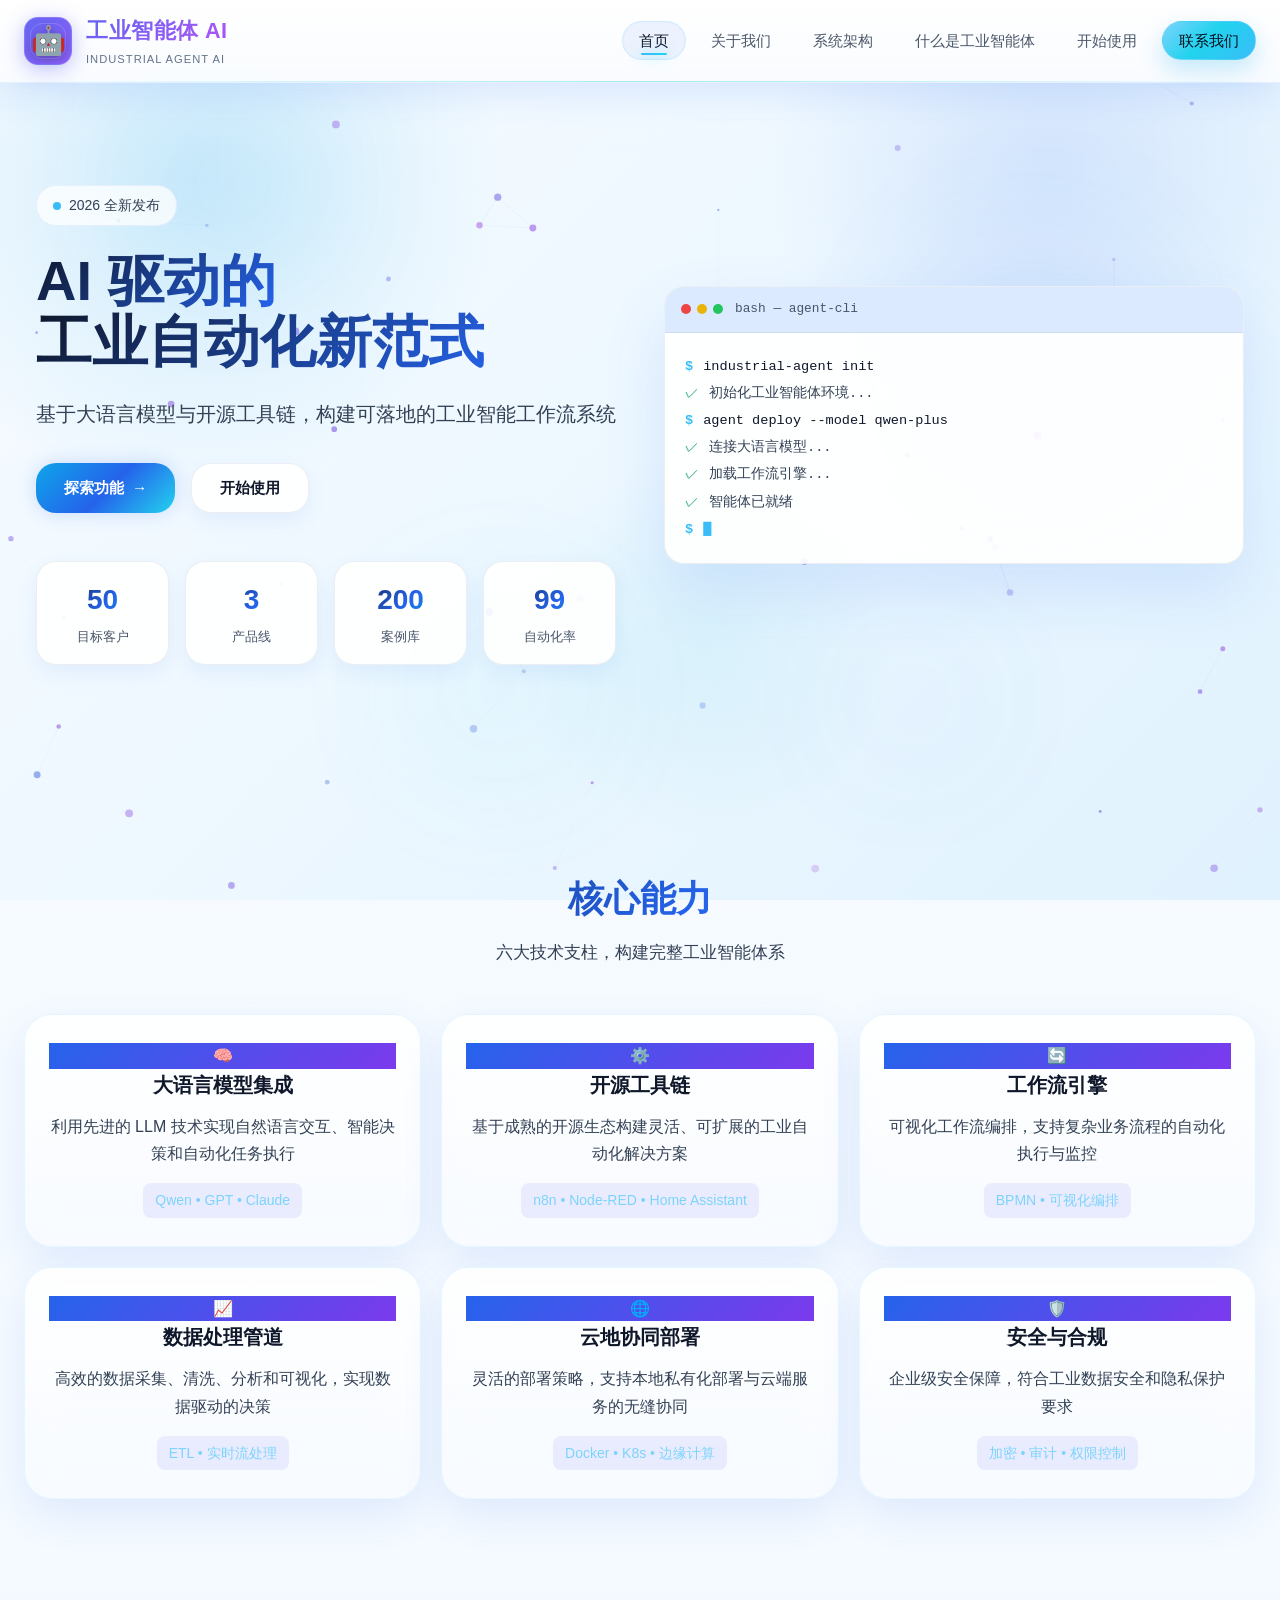
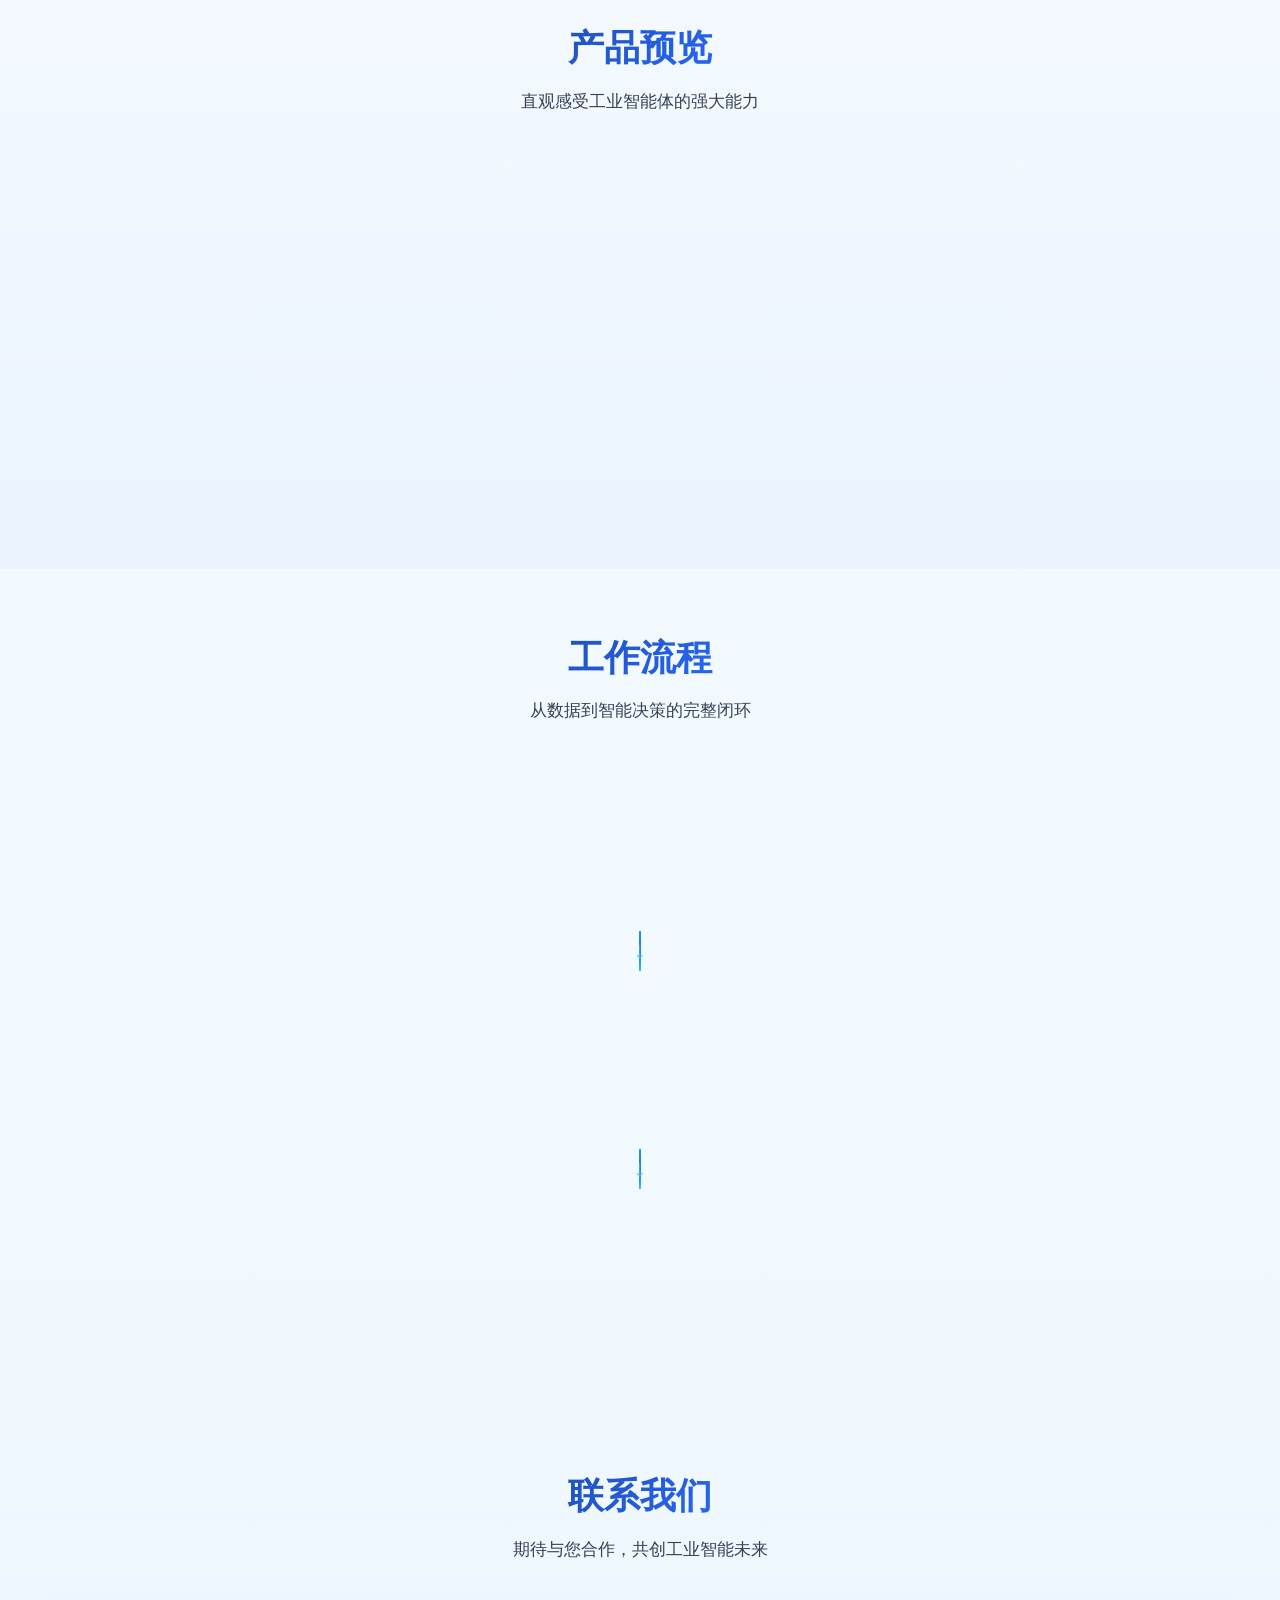
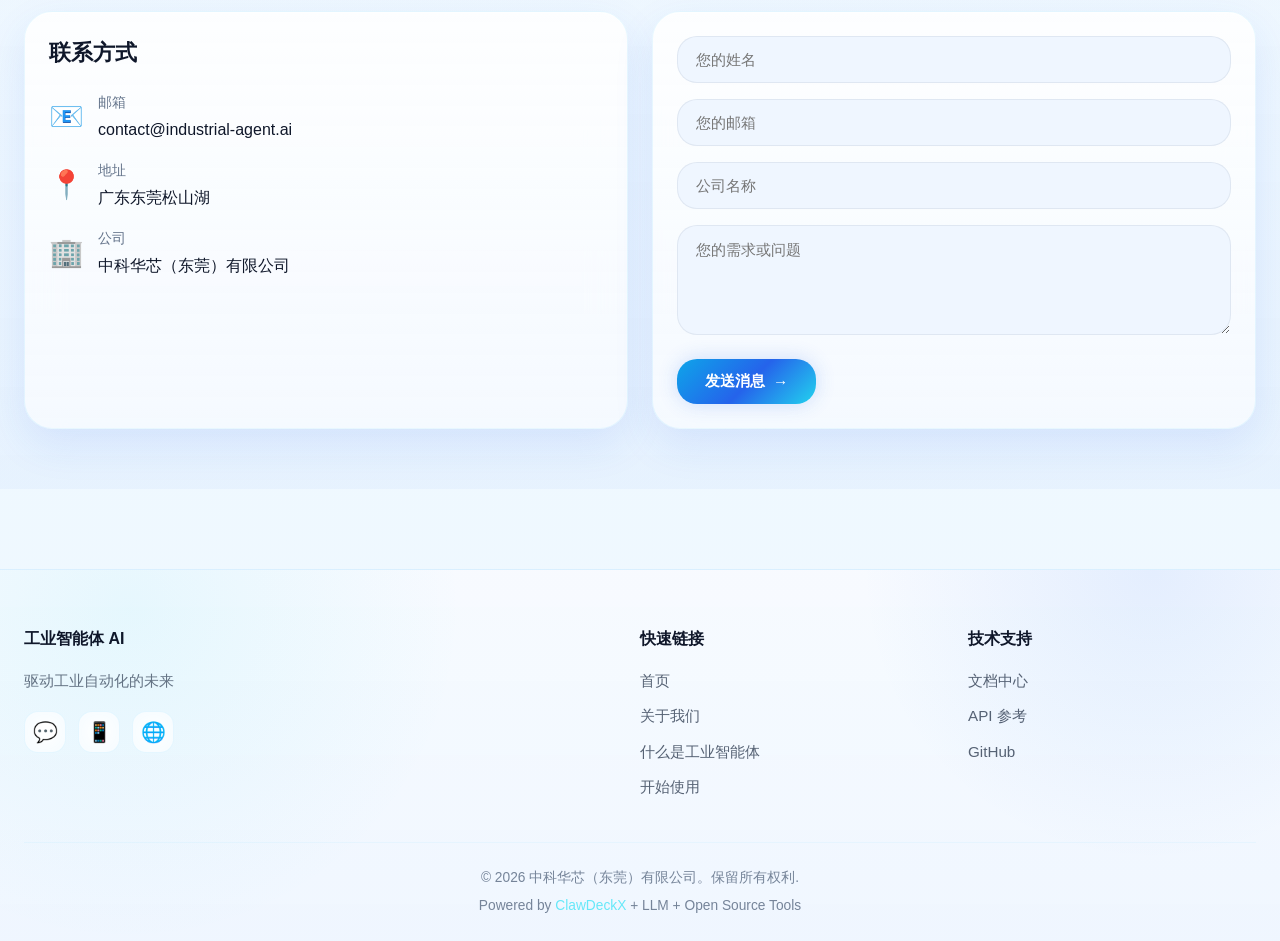
<file: index.html>
<!DOCTYPE html>
<html lang="zh-CN" class="dark">
<head>
    <meta charset="UTF-8">
    <meta name="viewport" content="width=device-width, initial-scale=1.0">
    <title>工业智能体 AI - 驱动工业自动化的未来</title>
    <link rel="stylesheet" href="css/style.css">
    <link rel="stylesheet" href="css/global-nav.css">
    <link rel="stylesheet" href="css/logo.css">
    <link rel="stylesheet" href="css/effects.css">
</head>
<body>
    <!-- 动态渐变背景 -->
    <div class="dynamic-bg"></div>
    
    <!-- 浮动光斑 -->
    <div class="floating-orbs">
        <div class="orb orb-1"></div>
        <div class="orb orb-2"></div>
        <div class="orb orb-3"></div>
        <div class="orb orb-4"></div>
    </div>
    
    <!-- 粒子背景画布 -->
    <canvas id="particles-canvas"></canvas>

    <!-- 导航栏 -->
    <nav class="navbar-glass">
        <div class="container">
            <a href="index.html" class="logo">
                <div class="logo-icon-wrapper">
                    <span class="logo-icon">🤖</span>
                </div>
                <div class="logo-content">
                    <span class="logo-text">工业智能体 AI</span>
                    <span class="logo-subtitle">INDUSTRIAL AGENT AI</span>
                </div>
            </a>
            <ul class="nav-links">
                <li><a href="index.html">首页</a></li>
                <li><a href="about.html">关于我们</a></li>
                <li><a href="architecture.html">系统架构</a></li>
                <li><a href="industrial-agent.html">什么是工业智能体</a></li>
                <li><a href="getting-started.html">开始使用</a></li>
                <li><a href="#contact" class="btn-nav">联系我们</a></li>
            </ul>
            <button class="mobile-menu-btn" onclick="toggleMobileMenu()">
                <span></span>
                <span></span>
                <span></span>
            </button>
        </div>
    </nav>

    <!-- 主页横幅 -->
    <section id="home" class="hero-section">
        <div class="container">
            <div class="hero-content">
                <div class="hero-badge">
                    <span class="badge-dot"></span>
                    <span>2026 全新发布</span>
                </div>
                
                <h1 class="hero-title">
                    <span class="gradient-text">AI 驱动的</span><br>
                    <span class="gradient-text highlight">工业自动化新范式</span>
                </h1>
                
                <p class="hero-subtitle">
                    基于大语言模型与开源工具链，构建可落地的工业智能工作流系统
                </p>
                
                <div class="hero-buttons">
                    <a href="#features" class="btn btn-primary btn-glow">
                        <span>探索功能</span>
                        <span class="btn-icon">→</span>
                    </a>
                    <a href="getting-started.html" class="btn btn-secondary">
                        <span>开始使用</span>
                    </a>
                </div>
                
                <!-- 统计数据 -->
                <div class="hero-stats">
                    <div class="stat-item">
                        <div class="stat-value" data-target="50">0</div>
                        <div class="stat-label">目标客户</div>
                    </div>
                    <div class="stat-item">
                        <div class="stat-value" data-target="3">0</div>
                        <div class="stat-label">产品线</div>
                    </div>
                    <div class="stat-item">
                        <div class="stat-value" data-target="200">0</div>
                        <div class="stat-label">案例库</div>
                    </div>
                    <div class="stat-item">
                        <div class="stat-value" data-target="99">0</div>
                        <div class="stat-label">自动化率</div>
                    </div>
                </div>
            </div>
            
            <!-- 终端展示 -->
            <div class="hero-terminal">
                <div class="terminal-window">
                    <div class="terminal-header">
                        <div class="terminal-dots">
                            <span class="dot red"></span>
                            <span class="dot yellow"></span>
                            <span class="dot green"></span>
                        </div>
                        <span class="terminal-title">bash — agent-cli</span>
                    </div>
                    <div class="terminal-body">
                        <div class="terminal-line">
                            <span class="prompt">$</span>
                            <span class="command">industrial-agent init</span>
                        </div>
                        <div class="terminal-line output">
                            <span class="success">✓</span> 初始化工业智能体环境...
                        </div>
                        <div class="terminal-line">
                            <span class="prompt">$</span>
                            <span class="command">agent deploy --model qwen-plus</span>
                        </div>
                        <div class="terminal-line output">
                            <span class="success">✓</span> 连接大语言模型...
                        </div>
                        <div class="terminal-line output">
                            <span class="success">✓</span> 加载工作流引擎...
                        </div>
                        <div class="terminal-line output">
                            <span class="success">✓</span> 智能体已就绪
                        </div>
                        <div class="terminal-line">
                            <span class="prompt">$</span>
                            <span class="cursor">█</span>
                        </div>
                    </div>
                </div>
            </div>
        </div>
    </section>

    <!-- 特性卡片 -->
    <section id="features" class="features-section">
        <div class="container">
            <div class="section-header">
                <h2 class="section-title">核心能力</h2>
                <p class="section-subtitle">六大技术支柱，构建完整工业智能体系</p>
            </div>
            
            <div class="features-grid">
                <div class="feature-card glass-card">
                    <div class="card-icon">🧠</div>
                    <h3>大语言模型集成</h3>
                    <p>利用先进的 LLM 技术实现自然语言交互、智能决策和自动化任务执行</p>
                    <div class="card-tech">Qwen • GPT • Claude</div>
                </div>
                
                <div class="feature-card glass-card">
                    <div class="card-icon">⚙️</div>
                    <h3>开源工具链</h3>
                    <p>基于成熟的开源生态构建灵活、可扩展的工业自动化解决方案</p>
                    <div class="card-tech">n8n • Node-RED • Home Assistant</div>
                </div>
                
                <div class="feature-card glass-card">
                    <div class="card-icon">🔄</div>
                    <h3>工作流引擎</h3>
                    <p>可视化工作流编排，支持复杂业务流程的自动化执行与监控</p>
                    <div class="card-tech">BPMN • 可视化编排</div>
                </div>
                
                <div class="feature-card glass-card">
                    <div class="card-icon">📈</div>
                    <h3>数据处理管道</h3>
                    <p>高效的数据采集、清洗、分析和可视化，实现数据驱动的决策</p>
                    <div class="card-tech">ETL • 实时流处理</div>
                </div>
                
                <div class="feature-card glass-card">
                    <div class="card-icon">🌐</div>
                    <h3>云地协同部署</h3>
                    <p>灵活的部署策略，支持本地私有化部署与云端服务的无缝协同</p>
                    <div class="card-tech">Docker • K8s • 边缘计算</div>
                </div>
                
                <div class="feature-card glass-card">
                    <div class="card-icon">🛡️</div>
                    <h3>安全与合规</h3>
                    <p>企业级安全保障，符合工业数据安全和隐私保护要求</p>
                    <div class="card-tech">加密 • 审计 • 权限控制</div>
                </div>
            </div>
        </div>
    </section>

    <!-- 截图轮播 -->
    <section class="showcase-section">
        <div class="container">
            <div class="section-header">
                <h2 class="section-title">产品预览</h2>
                <p class="section-subtitle">直观感受工业智能体的强大能力</p>
            </div>
            
            <div class="showcase-carousel">
                <div class="carousel-track">
                    <div class="showcase-card glass-card">
                        <div class="showcase-image">
                            <div class="image-placeholder">
                                <span>📊</span>
                                <p>实时监控仪表盘</p>
                            </div>
                        </div>
                        <div class="showcase-content">
                            <h3>实时监控</h3>
                            <p>设备状态、生产数据、告警信息一目了然</p>
                        </div>
                    </div>
                    
                    <div class="showcase-card glass-card">
                        <div class="showcase-image">
                            <div class="image-placeholder">
                                <span>🔗</span>
                                <p>工作流编排界面</p>
                            </div>
                        </div>
                        <div class="showcase-content">
                            <h3>工作流编排</h3>
                            <p>拖拽式界面，轻松构建复杂业务流程</p>
                        </div>
                    </div>
                    
                    <div class="showcase-card glass-card">
                        <div class="showcase-image">
                            <div class="image-placeholder">
                                <span>🤖</span>
                                <p>AI 智能体配置</p>
                            </div>
                        </div>
                        <div class="showcase-content">
                            <h3>智能体配置</h3>
                            <p>自定义 AI 代理人设，适配不同工业场景</p>
                        </div>
                    </div>
                </div>
            </div>
        </div>
    </section>

    <!-- 工作流程 -->
    <section class="workflow-section">
        <div class="container">
            <div class="section-header">
                <h2 class="section-title">工作流程</h2>
                <p class="section-subtitle">从数据到智能决策的完整闭环</p>
            </div>
            
            <div class="workflow-steps">
                <div class="workflow-step glass-card">
                    <div class="step-number">01</div>
                    <div class="step-content">
                        <h3>数据采集</h3>
                        <p>从工业设备、传感器和系统中采集实时数据</p>
                        <div class="step-tech">MQTT • OPC-UA • Modbus</div>
                    </div>
                </div>
                
                <div class="workflow-connector">
                    <div class="connector-line"></div>
                    <div class="connector-arrow">↓</div>
                </div>
                
                <div class="workflow-step glass-card">
                    <div class="step-number">02</div>
                    <div class="step-content">
                        <h3>智能处理</h3>
                        <p>利用 LLM 进行数据理解、分类和智能分析</p>
                        <div class="step-tech">NLP • 语义理解 • 意图识别</div>
                    </div>
                </div>
                
                <div class="workflow-connector">
                    <div class="connector-line"></div>
                    <div class="connector-arrow">↓</div>
                </div>
                
                <div class="workflow-step glass-card">
                    <div class="step-number">03</div>
                    <div class="step-content">
                        <h3>自动执行</h3>
                        <p>基于规则和业务逻辑自动化执行任务流程</p>
                        <div class="step-tech">工作流引擎 • API 集成</div>
                    </div>
                </div>
            </div>
        </div>
    </section>

    <!-- 联系我们 -->
    <section id="contact" class="contact-section">
        <div class="container">
            <div class="section-header">
                <h2 class="section-title">联系我们</h2>
                <p class="section-subtitle">期待与您合作，共创工业智能未来</p>
            </div>
            
            <div class="contact-content">
                <div class="contact-info glass-card">
                    <h3>联系方式</h3>
                    <div class="contact-items">
                        <div class="contact-item">
                            <span class="item-icon">📧</span>
                            <div>
                                <span class="item-label">邮箱</span>
                                <span class="item-value">contact@industrial-agent.ai</span>
                            </div>
                        </div>
                        <div class="contact-item">
                            <span class="item-icon">📍</span>
                            <div>
                                <span class="item-label">地址</span>
                                <span class="item-value">广东东莞松山湖</span>
                            </div>
                        </div>
                        <div class="contact-item">
                            <span class="item-icon">🏢</span>
                            <div>
                                <span class="item-label">公司</span>
                                <span class="item-value">中科华芯（东莞）有限公司</span>
                            </div>
                        </div>
                    </div>
                </div>
                
                <div class="contact-form glass-card">
                    <form>
                        <div class="form-group">
                            <input type="text" placeholder="您的姓名" required>
                        </div>
                        <div class="form-group">
                            <input type="email" placeholder="您的邮箱" required>
                        </div>
                        <div class="form-group">
                            <input type="text" placeholder="公司名称">
                        </div>
                        <div class="form-group">
                            <textarea placeholder="您的需求或问题" rows="4"></textarea>
                        </div>
                        <button type="submit" class="btn btn-primary btn-glow btn-full">
                            <span>发送消息</span>
                            <span class="btn-icon">→</span>
                        </button>
                    </form>
                </div>
            </div>
        </div>
    </section>

    <!-- 页脚 -->
    <footer class="footer-glass">
        <div class="container">
            <div class="footer-content">
                <div class="footer-section">
                    <h4>工业智能体 AI</h4>
                    <p>驱动工业自动化的未来</p>
                    <div class="social-links">
                        <a href="#" class="social-icon">💬</a>
                        <a href="#" class="social-icon">📱</a>
                        <a href="#" class="social-icon">🌐</a>
                    </div>
                </div>
                <div class="footer-section">
                    <h4>快速链接</h4>
                    <ul>
                        <li><a href="#home">首页</a></li>
                        <li><a href="about.html">关于我们</a></li>
                        <li><a href="industrial-agent.html">什么是工业智能体</a></li>
                        <li><a href="getting-started.html">开始使用</a></li>
                    </ul>
                </div>
                <div class="footer-section">
                    <h4>技术支持</h4>
                    <ul>
                        <li><a href="#">文档中心</a></li>
                        <li><a href="#">API 参考</a></li>
                        <li><a href="https://github.com/ClawDeckX/ClawDeckX" target="_blank">GitHub</a></li>
                    </ul>
                </div>
            </div>
            <div class="footer-bottom">
                <p>&copy; 2026 中科华芯（东莞）有限公司。保留所有权利.</p>
                <p class="footer-tech">Powered by <a href="http://192.168.10.231:18800" target="_blank">ClawDeckX</a> + LLM + Open Source Tools</p>
            </div>
        </div>
    </footer>

    <script src="js/main.js"></script>
    <script src="js/global-nav.js"></script>
    <script src="js/effects.js"></script>
</body>
</html>
</file>
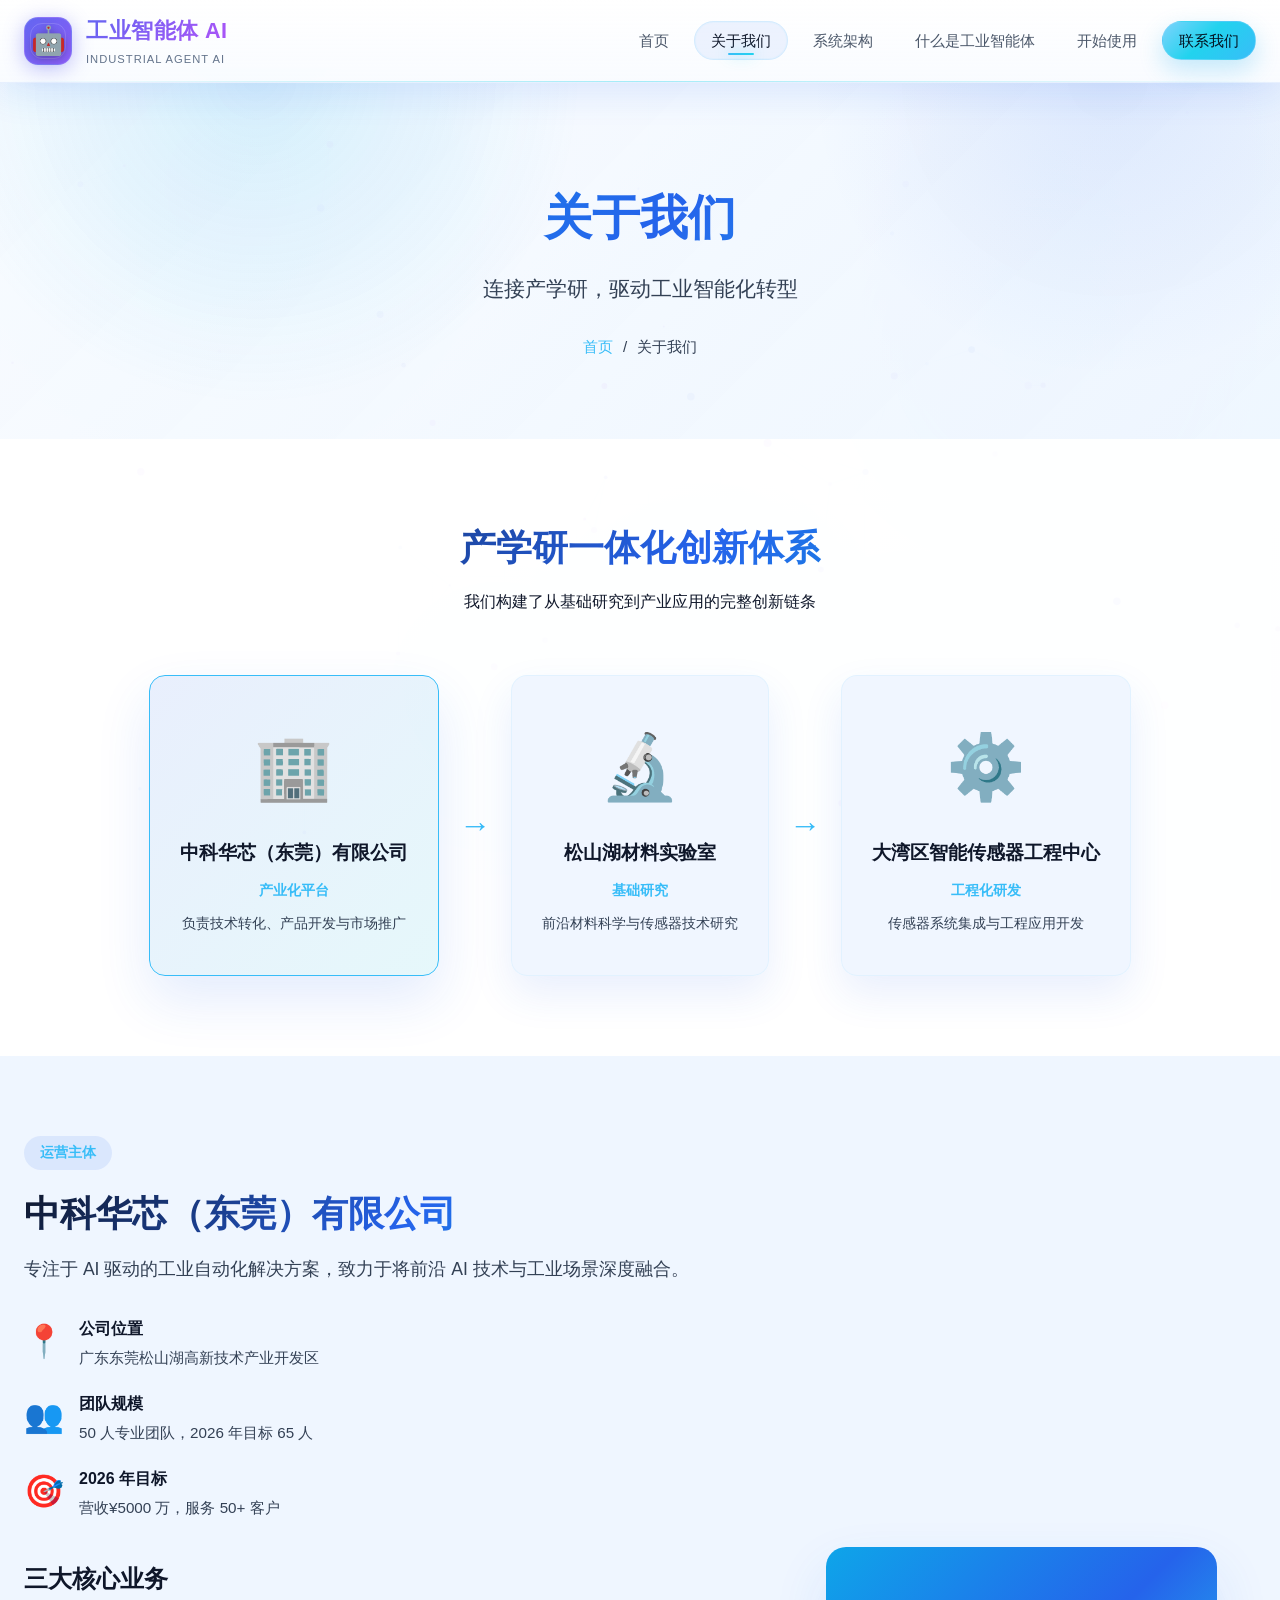
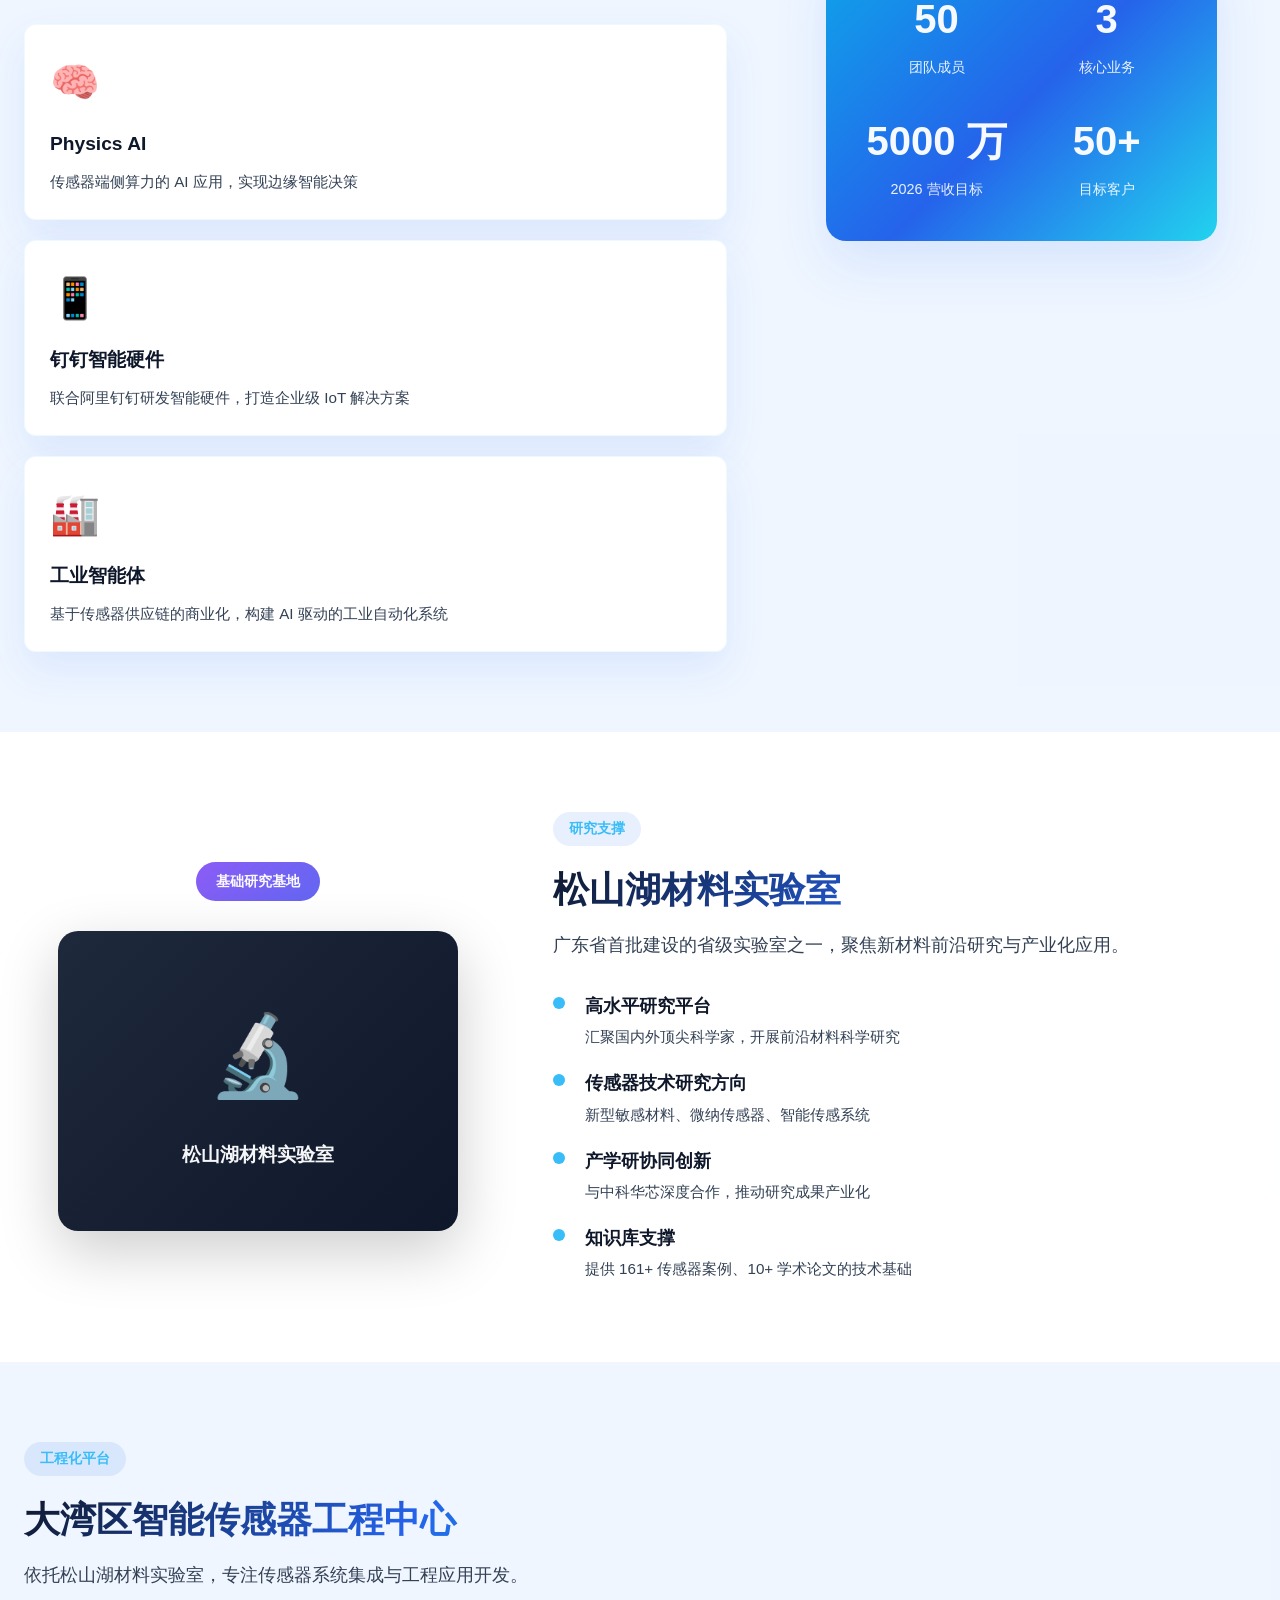
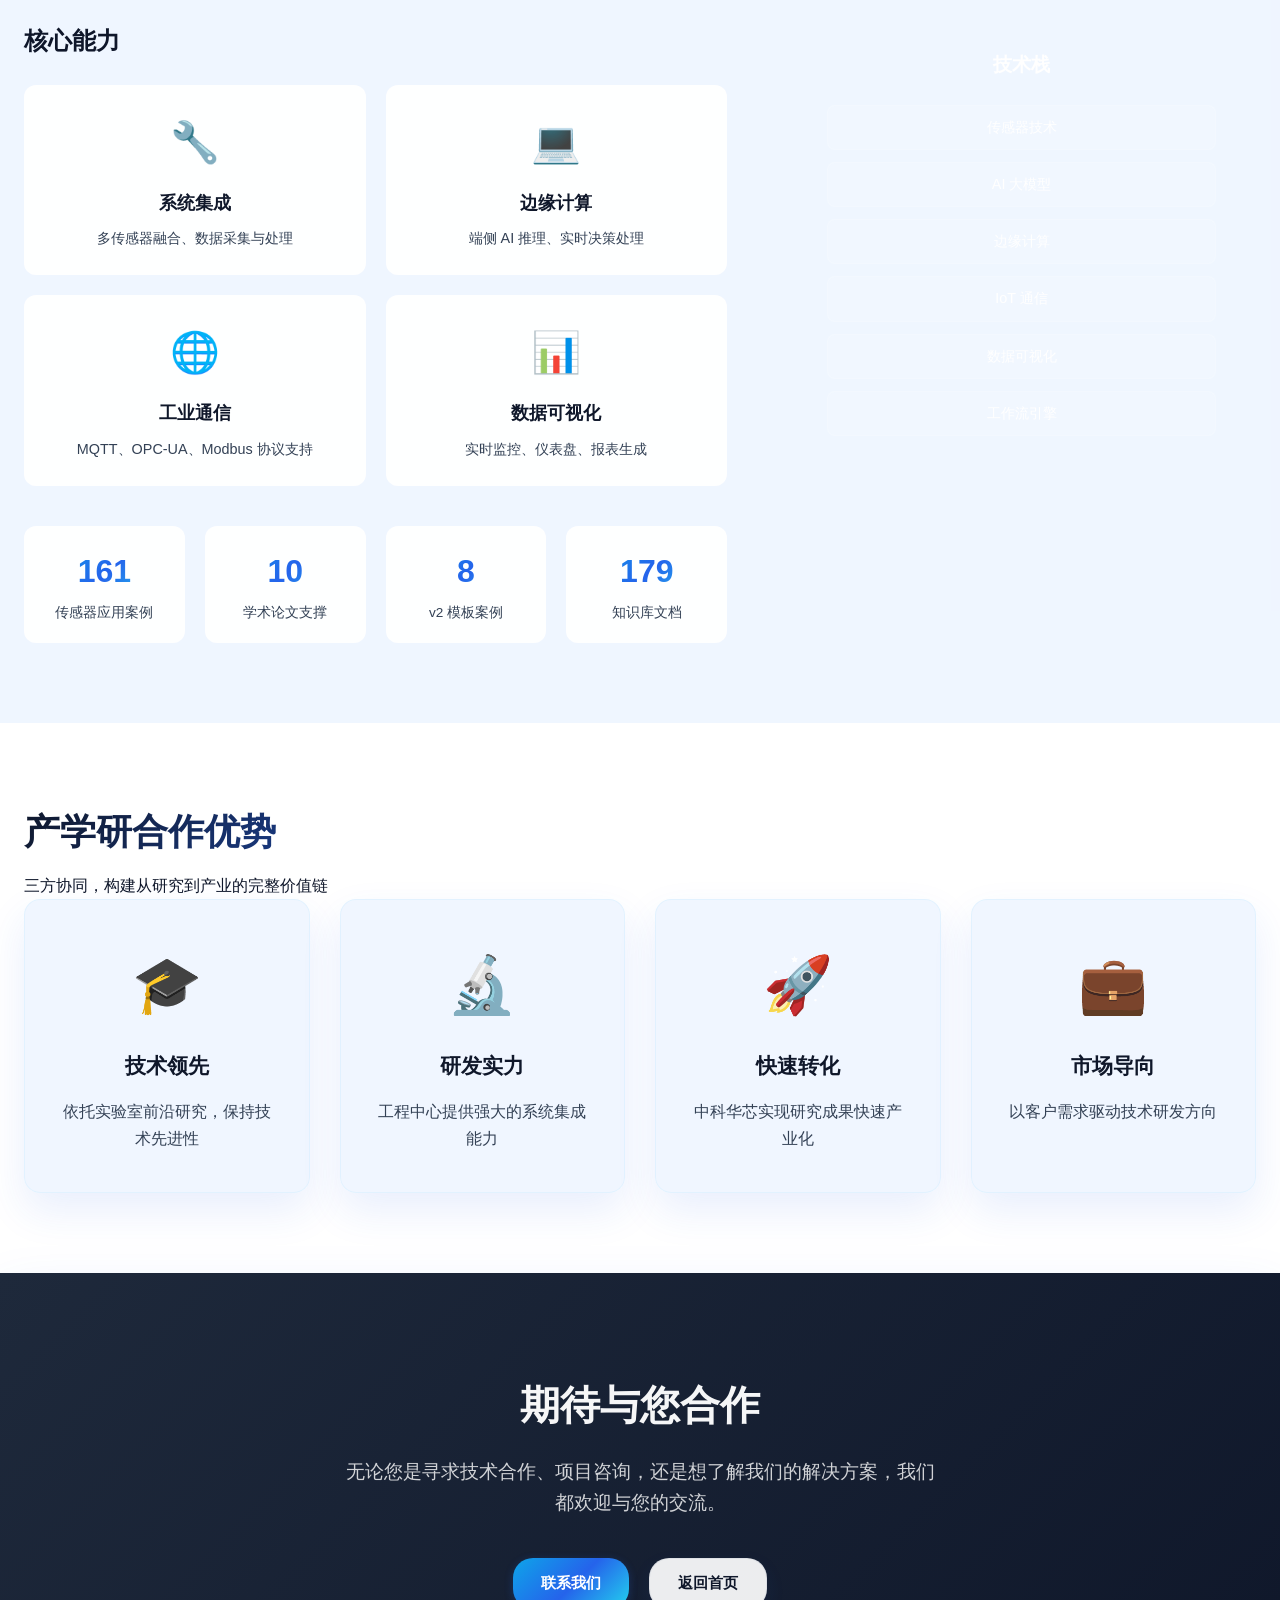
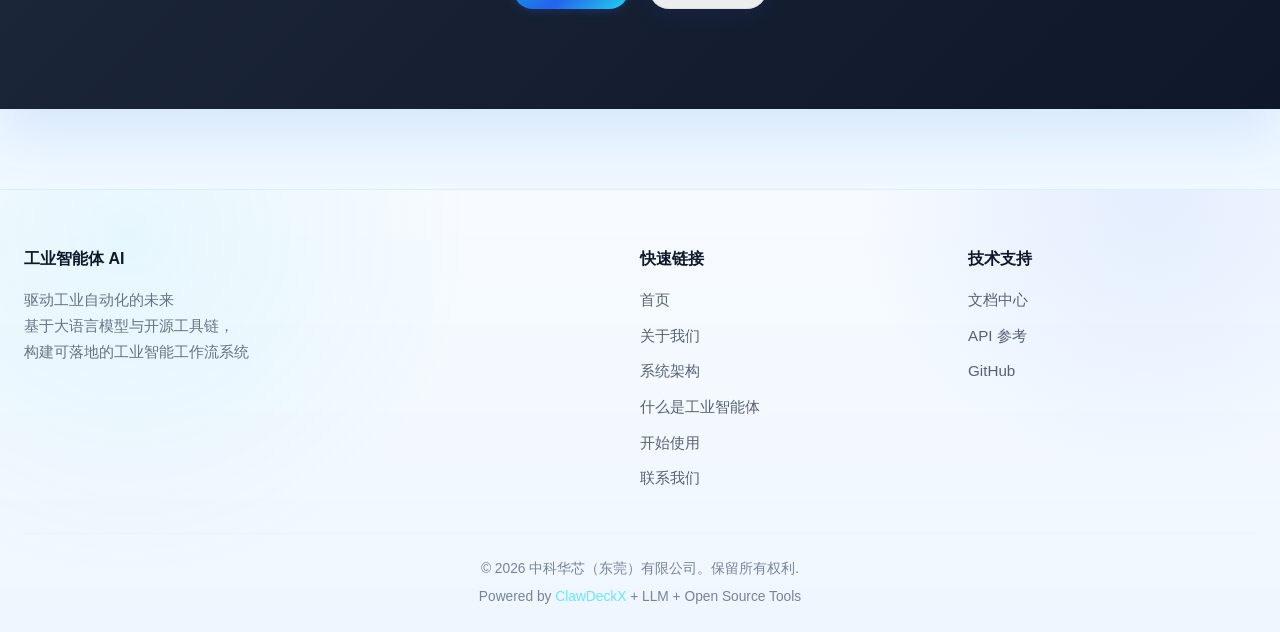
<file: about.html>
<!DOCTYPE html>
<html lang="zh-CN">
<head>
    <meta charset="UTF-8">
    <meta name="viewport" content="width=device-width, initial-scale=1.0">
    <title>关于我们 - 工业智能体 AI</title>
    <link rel="stylesheet" href="css/style.css">
    <link rel="stylesheet" href="css/global-nav.css">
    <link rel="stylesheet" href="css/about-page.css">
    <link rel="stylesheet" href="css/logo.css">
    <link rel="stylesheet" href="css/effects.css">
</head>
<body>
    <div class="dynamic-bg"></div>
    <div class="floating-orbs">
        <div class="orb orb-1"></div>
        <div class="orb orb-2"></div>
        <div class="orb orb-3"></div>
        <div class="orb orb-4"></div>
    </div>
    <!-- 粒子背景画布 -->
    <canvas id="particles-canvas"></canvas>
    
    <!-- 导航栏 -->
    <nav class="navbar-glass">
        <div class="container">
            <a href="index.html" class="logo">
                <div class="logo-icon-wrapper">
                    <span class="logo-icon">🤖</span>
                </div>
                <div class="logo-content">
                    <span class="logo-text">工业智能体 AI</span>
                    <span class="logo-subtitle">INDUSTRIAL AGENT AI</span>
                </div>
            </a>
            <ul class="nav-links">
                <li><a href="index.html">首页</a></li>
                <li><a href="about.html">关于我们</a></li>
                <li><a href="architecture.html">系统架构</a></li>
                <li><a href="industrial-agent.html">什么是工业智能体</a></li>
                <li><a href="getting-started.html">开始使用</a></li>
                <li><a href="index.html#contact" class="btn-nav">联系我们</a></li>
            </ul>
            <button class="mobile-menu-btn" onclick="toggleMobileMenu()">
                <span></span>
                <span></span>
                <span></span>
            </button>
        </div>
    </nav>

    <!-- 页面横幅 -->
    <section class="page-hero">
        <div class="container">
            <h1 class="page-title">关于我们</h1>
            <p class="page-subtitle">连接产学研，驱动工业智能化转型</p>
            <div class="breadcrumb">
                <a href="index.html">首页</a>
                <span class="separator">/</span>
                <span>关于我们</span>
            </div>
        </div>
    </section>

    <!-- 组织架构 -->
    <section class="org-structure">
        <div class="container">
            <div class="structure-intro">
                <h2 class="section-title">产学研一体化创新体系</h2>
                <p class="section-desc">我们构建了从基础研究到产业应用的完整创新链条</p>
            </div>
            
            <div class="org-cards">
                <div class="org-card primary">
                    <div class="org-icon">🏢</div>
                    <h3>中科华芯（东莞）有限公司</h3>
                    <p class="org-role">产业化平台</p>
                    <p class="org-desc">负责技术转化、产品开发与市场推广</p>
                </div>
                
                <div class="org-arrow">→</div>
                
                <div class="org-card">
                    <div class="org-icon">🔬</div>
                    <h3>松山湖材料实验室</h3>
                    <p class="org-role">基础研究</p>
                    <p class="org-desc">前沿材料科学与传感器技术研究</p>
                </div>
                
                <div class="org-arrow">→</div>
                
                <div class="org-card">
                    <div class="org-icon">⚙️</div>
                    <h3>大湾区智能传感器工程中心</h3>
                    <p class="org-role">工程化研发</p>
                    <p class="org-desc">传感器系统集成与工程应用开发</p>
                </div>
            </div>
        </div>
    </section>

    <!-- 中科华芯介绍 -->
    <section class="company-section">
        <div class="container">
            <div class="company-content">
                <div class="company-text">
                    <div class="section-label">运营主体</div>
                    <h2 class="section-title">中科华芯（东莞）有限公司</h2>
                    <p class="lead">专注于 AI 驱动的工业自动化解决方案，致力于将前沿 AI 技术与工业场景深度融合。</p>
                    
                    <div class="company-info">
                        <div class="info-item">
                            <div class="info-icon">📍</div>
                            <div>
                                <h4>公司位置</h4>
                                <p>广东东莞松山湖高新技术产业开发区</p>
                            </div>
                        </div>
                        <div class="info-item">
                            <div class="info-icon">👥</div>
                            <div>
                                <h4>团队规模</h4>
                                <p>50 人专业团队，2026 年目标 65 人</p>
                            </div>
                        </div>
                        <div class="info-item">
                            <div class="info-icon">🎯</div>
                            <div>
                                <h4>2026 年目标</h4>
                                <p>营收¥5000 万，服务 50+ 客户</p>
                            </div>
                        </div>
                    </div>
                    
                    <div class="business-areas">
                        <h3>三大核心业务</h3>
                        <div class="business-grid">
                            <div class="business-item">
                                <div class="business-icon">🧠</div>
                                <h4>Physics AI</h4>
                                <p>传感器端侧算力的 AI 应用，实现边缘智能决策</p>
                            </div>
                            <div class="business-item">
                                <div class="business-icon">📱</div>
                                <h4>钉钉智能硬件</h4>
                                <p>联合阿里钉钉研发智能硬件，打造企业级 IoT 解决方案</p>
                            </div>
                            <div class="business-item">
                                <div class="business-icon">🏭</div>
                                <h4>工业智能体</h4>
                                <p>基于传感器供应链的商业化，构建 AI 驱动的工业自动化系统</p>
                            </div>
                        </div>
                    </div>
                </div>
                
                <div class="company-visual">
                    <div class="visual-card">
                        <div class="visual-stat">
                            <div class="stat-number">50</div>
                            <div class="stat-label">团队成员</div>
                        </div>
                        <div class="visual-stat">
                            <div class="stat-number">3</div>
                            <div class="stat-label">核心业务</div>
                        </div>
                        <div class="visual-stat">
                            <div class="stat-number">5000 万</div>
                            <div class="stat-label">2026 营收目标</div>
                        </div>
                        <div class="visual-stat">
                            <div class="stat-number">50+</div>
                            <div class="stat-label">目标客户</div>
                        </div>
                    </div>
                </div>
            </div>
        </div>
    </section>

    <!-- 松山湖材料实验室 -->
    <section class="lab-section">
        <div class="container">
            <div class="lab-content">
                <div class="lab-visual">
                    <div class="lab-badge">基础研究基地</div>
                    <div class="lab-image-placeholder">
                        <div class="lab-icon">🔬</div>
                        <p>松山湖材料实验室</p>
                    </div>
                </div>
                
                <div class="lab-text">
                    <div class="section-label">研究支撑</div>
                    <h2 class="section-title">松山湖材料实验室</h2>
                    <p class="lead">广东省首批建设的省级实验室之一，聚焦新材料前沿研究与产业化应用。</p>
                    
                    <div class="lab-highlights">
                        <div class="highlight-item">
                            <span class="highlight-dot"></span>
                            <div>
                                <h4>高水平研究平台</h4>
                                <p>汇聚国内外顶尖科学家，开展前沿材料科学研究</p>
                            </div>
                        </div>
                        <div class="highlight-item">
                            <span class="highlight-dot"></span>
                            <div>
                                <h4>传感器技术研究方向</h4>
                                <p>新型敏感材料、微纳传感器、智能传感系统</p>
                            </div>
                        </div>
                        <div class="highlight-item">
                            <span class="highlight-dot"></span>
                            <div>
                                <h4>产学研协同创新</h4>
                                <p>与中科华芯深度合作，推动研究成果产业化</p>
                            </div>
                        </div>
                        <div class="highlight-item">
                            <span class="highlight-dot"></span>
                            <div>
                                <h4>知识库支撑</h4>
                                <p>提供 161+ 传感器案例、10+ 学术论文的技术基础</p>
                            </div>
                        </div>
                    </div>
                </div>
            </div>
        </div>
    </section>

    <!-- 大湾区智能传感器工程中心 -->
    <section class="center-section">
        <div class="container">
            <div class="center-content">
                <div class="center-text">
                    <div class="section-label">工程化平台</div>
                    <h2 class="section-title">大湾区智能传感器工程中心</h2>
                    <p class="lead">依托松山湖材料实验室，专注传感器系统集成与工程应用开发。</p>
                    
                    <div class="center-capabilities">
                        <h3>核心能力</h3>
                        <div class="capabilities-grid">
                            <div class="capability-card">
                                <div class="capability-icon">🔧</div>
                                <h4>系统集成</h4>
                                <p>多传感器融合、数据采集与处理</p>
                            </div>
                            <div class="capability-card">
                                <div class="capability-icon">💻</div>
                                <h4>边缘计算</h4>
                                <p>端侧 AI 推理、实时决策处理</p>
                            </div>
                            <div class="capability-card">
                                <div class="capability-icon">🌐</div>
                                <h4>工业通信</h4>
                                <p>MQTT、OPC-UA、Modbus 协议支持</p>
                            </div>
                            <div class="capability-card">
                                <div class="capability-icon">📊</div>
                                <h4>数据可视化</h4>
                                <p>实时监控、仪表盘、报表生成</p>
                            </div>
                        </div>
                    </div>
                    
                    <div class="center-achievements">
                        <div class="achievement-item">
                            <div class="achievement-number">161</div>
                            <div class="achievement-label">传感器应用案例</div>
                        </div>
                        <div class="achievement-item">
                            <div class="achievement-number">10</div>
                            <div class="achievement-label">学术论文支撑</div>
                        </div>
                        <div class="achievement-item">
                            <div class="achievement-number">8</div>
                            <div class="achievement-label">v2 模板案例</div>
                        </div>
                        <div class="achievement-item">
                            <div class="achievement-number">179</div>
                            <div class="achievement-label">知识库文档</div>
                        </div>
                    </div>
                </div>
                
                <div class="center-visual">
                    <div class="tech-stack">
                        <h4>技术栈</h4>
                        <div class="tech-tags">
                            <span class="tech-tag">传感器技术</span>
                            <span class="tech-tag">AI 大模型</span>
                            <span class="tech-tag">边缘计算</span>
                            <span class="tech-tag">IoT 通信</span>
                            <span class="tech-tag">数据可视化</span>
                            <span class="tech-tag">工作流引擎</span>
                        </div>
                    </div>
                </div>
            </div>
        </div>
    </section>

    <!-- 合作优势 -->
    <section class="advantages-section">
        <div class="container">
            <h2 class="section-title">产学研合作优势</h2>
            <p class="section-desc">三方协同，构建从研究到产业的完整价值链</p>
            
            <div class="advantages-grid">
                <div class="advantage-card">
                    <div class="advantage-icon">🎓</div>
                    <h3>技术领先</h3>
                    <p>依托实验室前沿研究，保持技术先进性</p>
                </div>
                <div class="advantage-card">
                    <div class="advantage-icon">🔬</div>
                    <h3>研发实力</h3>
                    <p>工程中心提供强大的系统集成能力</p>
                </div>
                <div class="advantage-card">
                    <div class="advantage-icon">🚀</div>
                    <h3>快速转化</h3>
                    <p>中科华芯实现研究成果快速产业化</p>
                </div>
                <div class="advantage-card">
                    <div class="advantage-icon">💼</div>
                    <h3>市场导向</h3>
                    <p>以客户需求驱动技术研发方向</p>
                </div>
            </div>
        </div>
    </section>

    <!-- 联系我们 CTA -->
    <section class="cta-section">
        <div class="container">
            <div class="cta-content">
                <h2>期待与您合作</h2>
                <p>无论您是寻求技术合作、项目咨询，还是想了解我们的解决方案，我们都欢迎与您的交流。</p>
                <div class="cta-buttons">
                    <a href="index.html#contact" class="btn btn-primary">联系我们</a>
                    <a href="index.html" class="btn btn-secondary">返回首页</a>
                </div>
            </div>
        </div>
    </section>

    <!-- 页脚 -->
    <footer class="footer-glass">
        <div class="container">
            <div class="footer-content">
                <div class="footer-section">
                    <h4>工业智能体 AI</h4>
                    <p>驱动工业自动化的未来</p>
                    <div class="footer-desc">
                        基于大语言模型与开源工具链，<br>构建可落地的工业智能工作流系统
                    </div>
                </div>
                <div class="footer-section">
                    <h4>快速链接</h4>
                    <ul>
                        <li><a href="index.html">首页</a></li>
                        <li><a href="about.html">关于我们</a></li>
                        <li><a href="architecture.html">系统架构</a></li>
                        <li><a href="industrial-agent.html">什么是工业智能体</a></li>
                        <li><a href="getting-started.html">开始使用</a></li>
                        <li><a href="index.html#contact">联系我们</a></li>
                    </ul>
                </div>
                <div class="footer-section">
                    <h4>技术支持</h4>
                    <ul>
                        <li><a href="#">文档中心</a></li>
                        <li><a href="#">API 参考</a></li>
                        <li><a href="https://github.com/ClawDeckX/ClawDeckX" target="_blank">GitHub</a></li>
                    </ul>
                </div>
            </div>
            <div class="footer-bottom">
                <p>&copy; 2026 中科华芯（东莞）有限公司。保留所有权利.</p>
                <p class="footer-tech">Powered by <a href="http://192.168.10.231:18800" target="_blank">ClawDeckX</a> + LLM + Open Source Tools</p>
            </div>
        </div>
    </footer>

    <script src="js/main.js"></script>
    <script src="js/global-nav.js"></script>
    <script src="js/effects.js"></script>
</body>
</html>
</file>
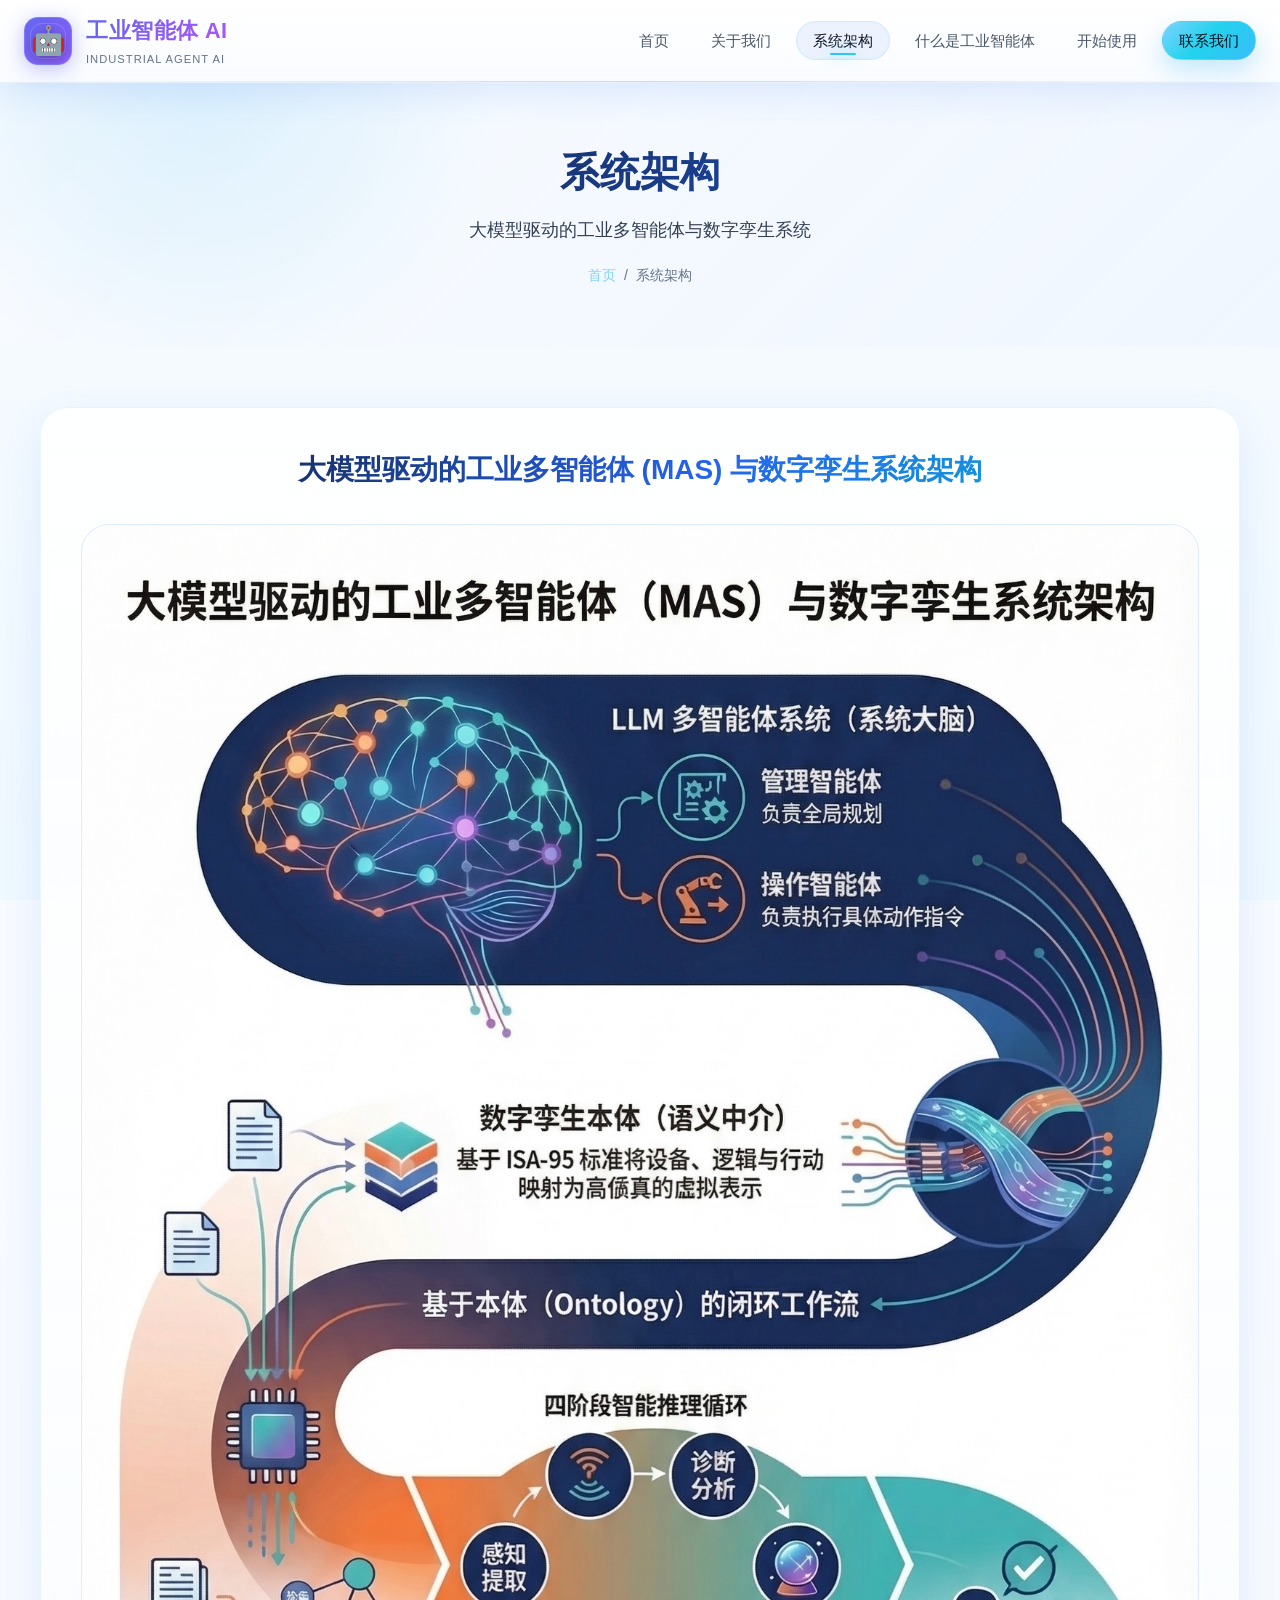
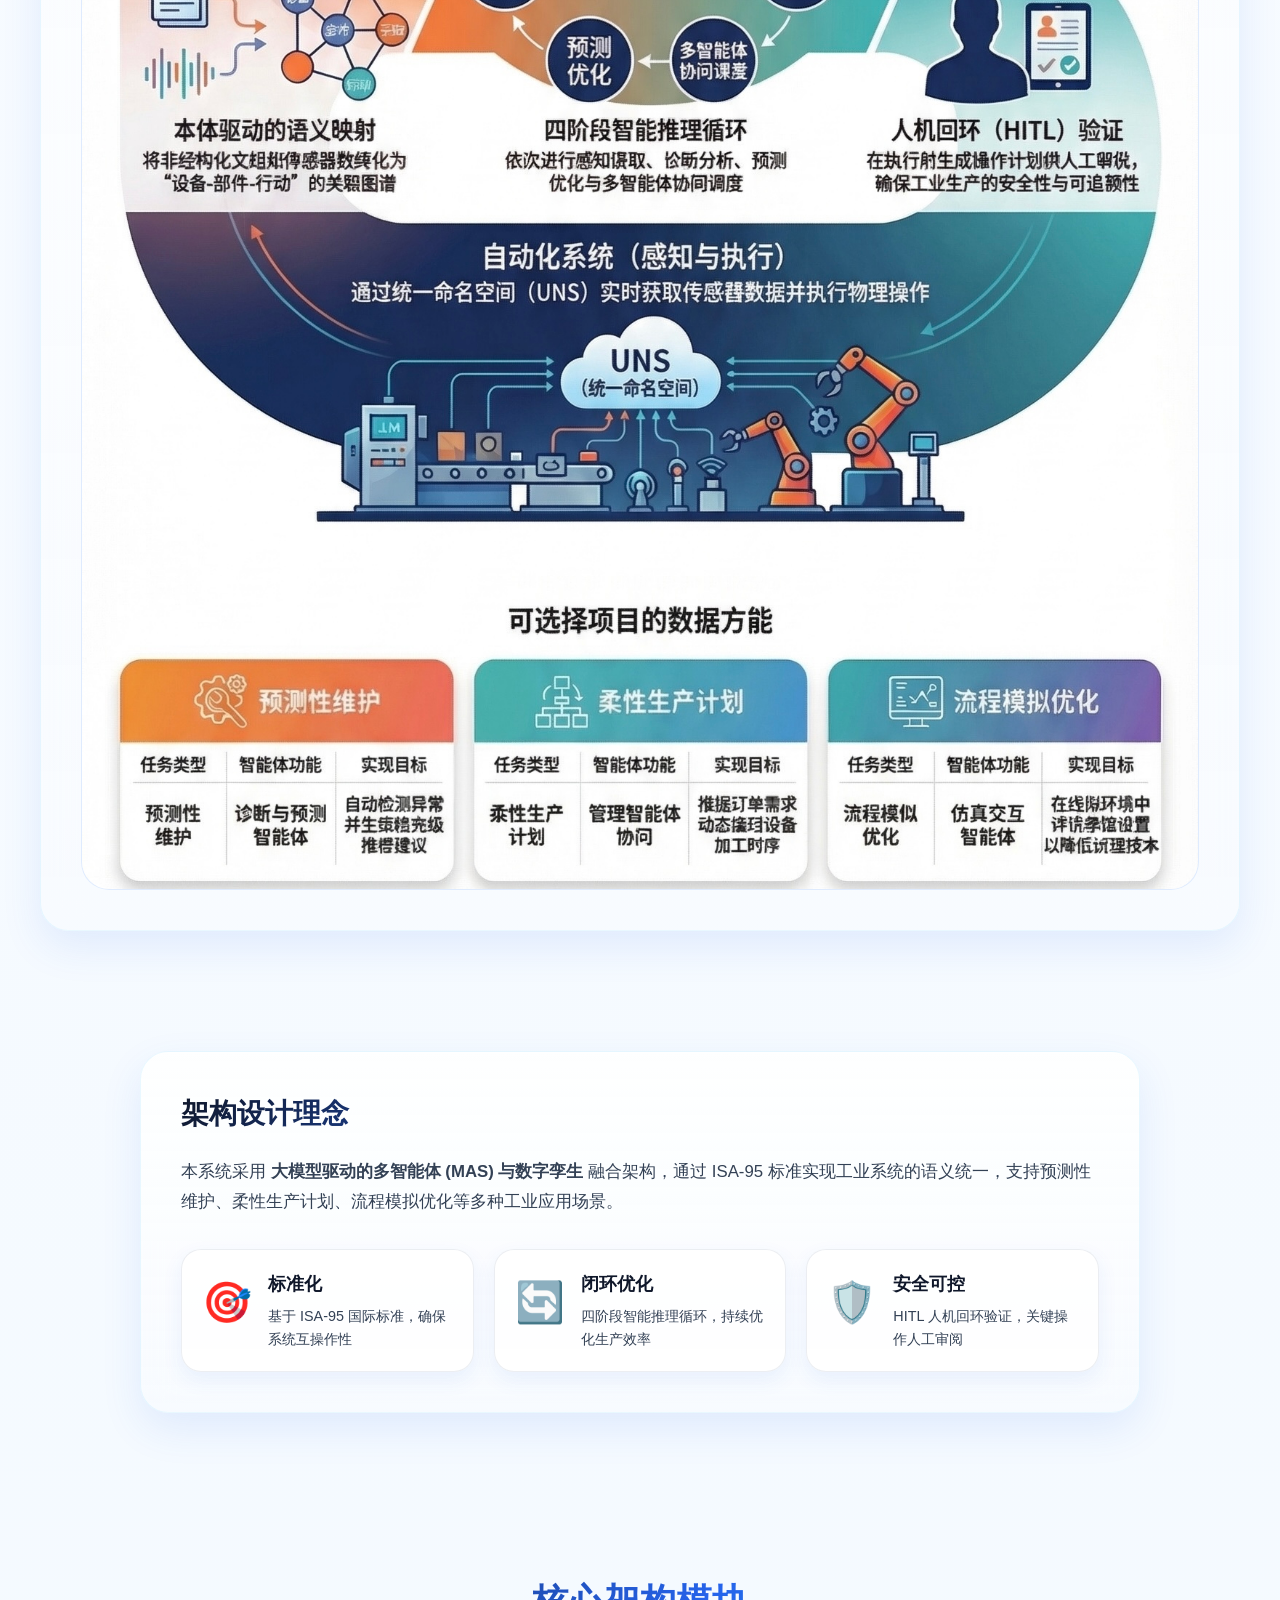
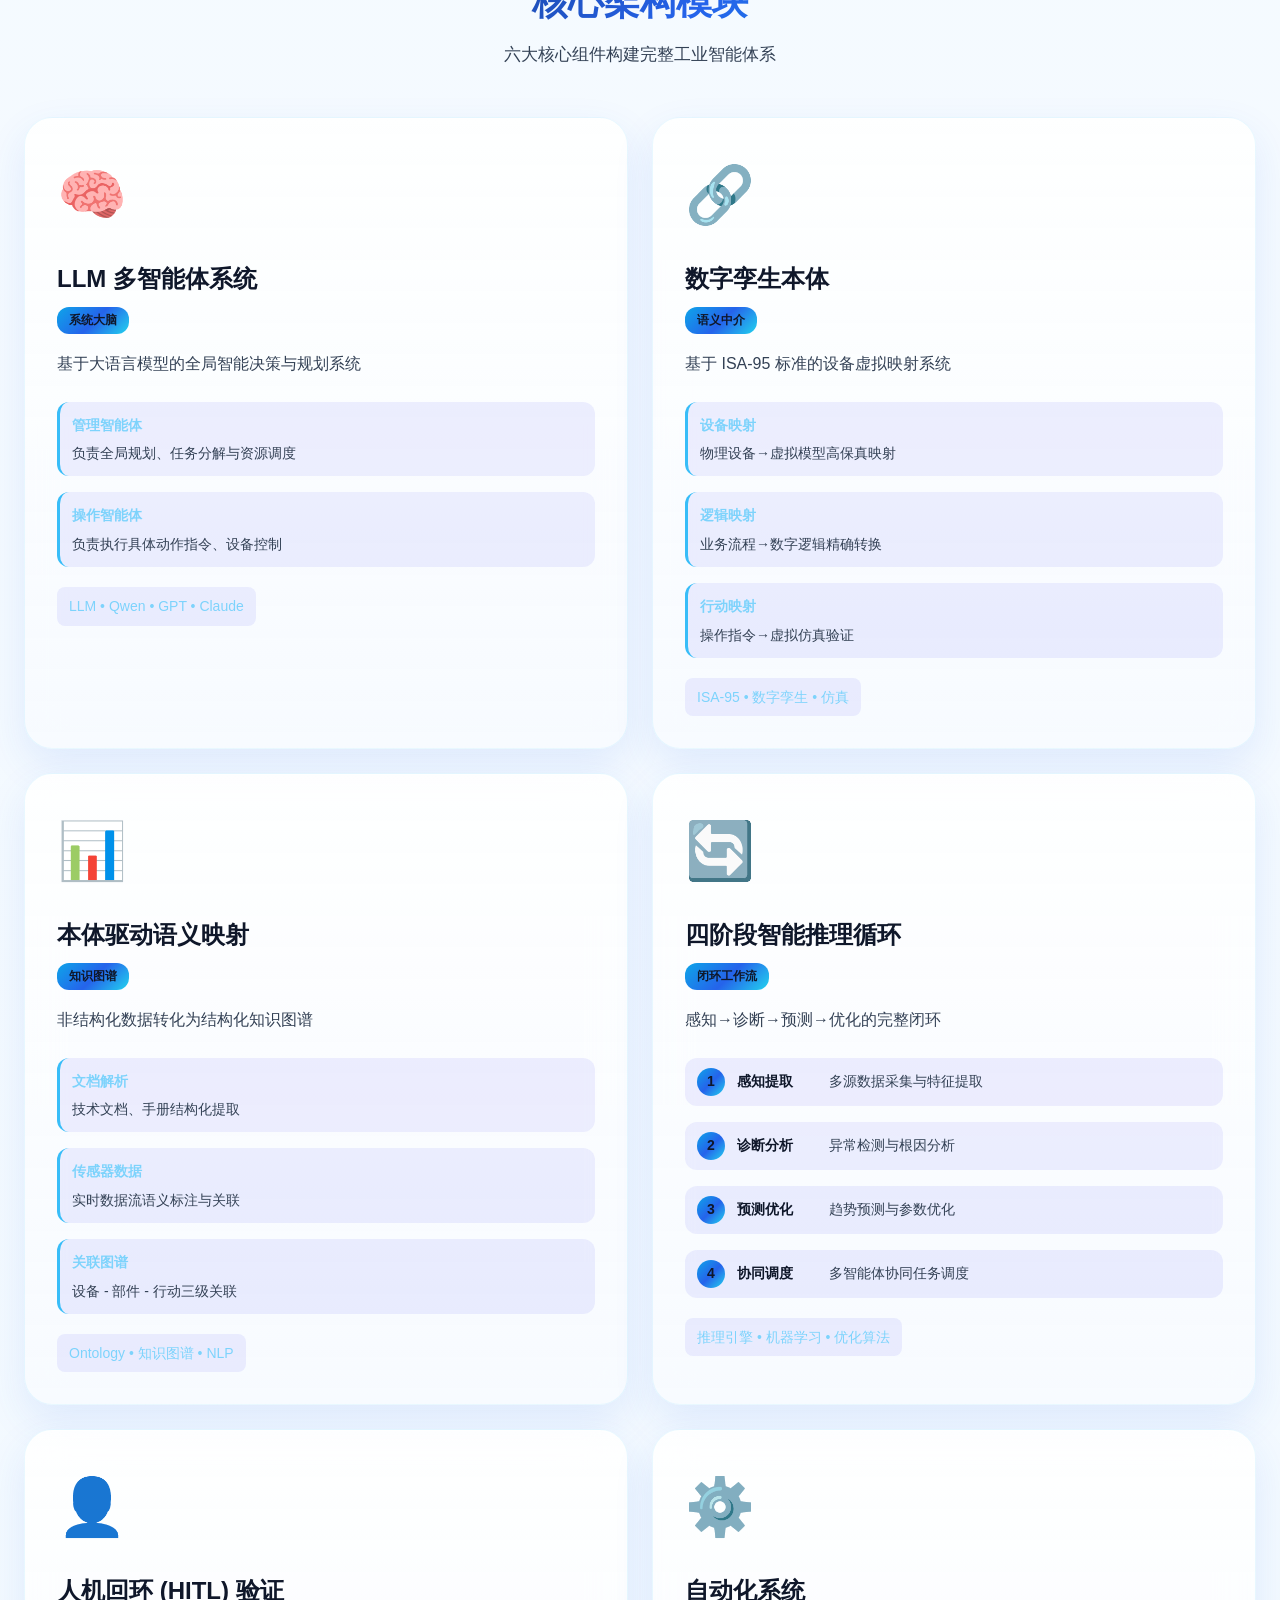
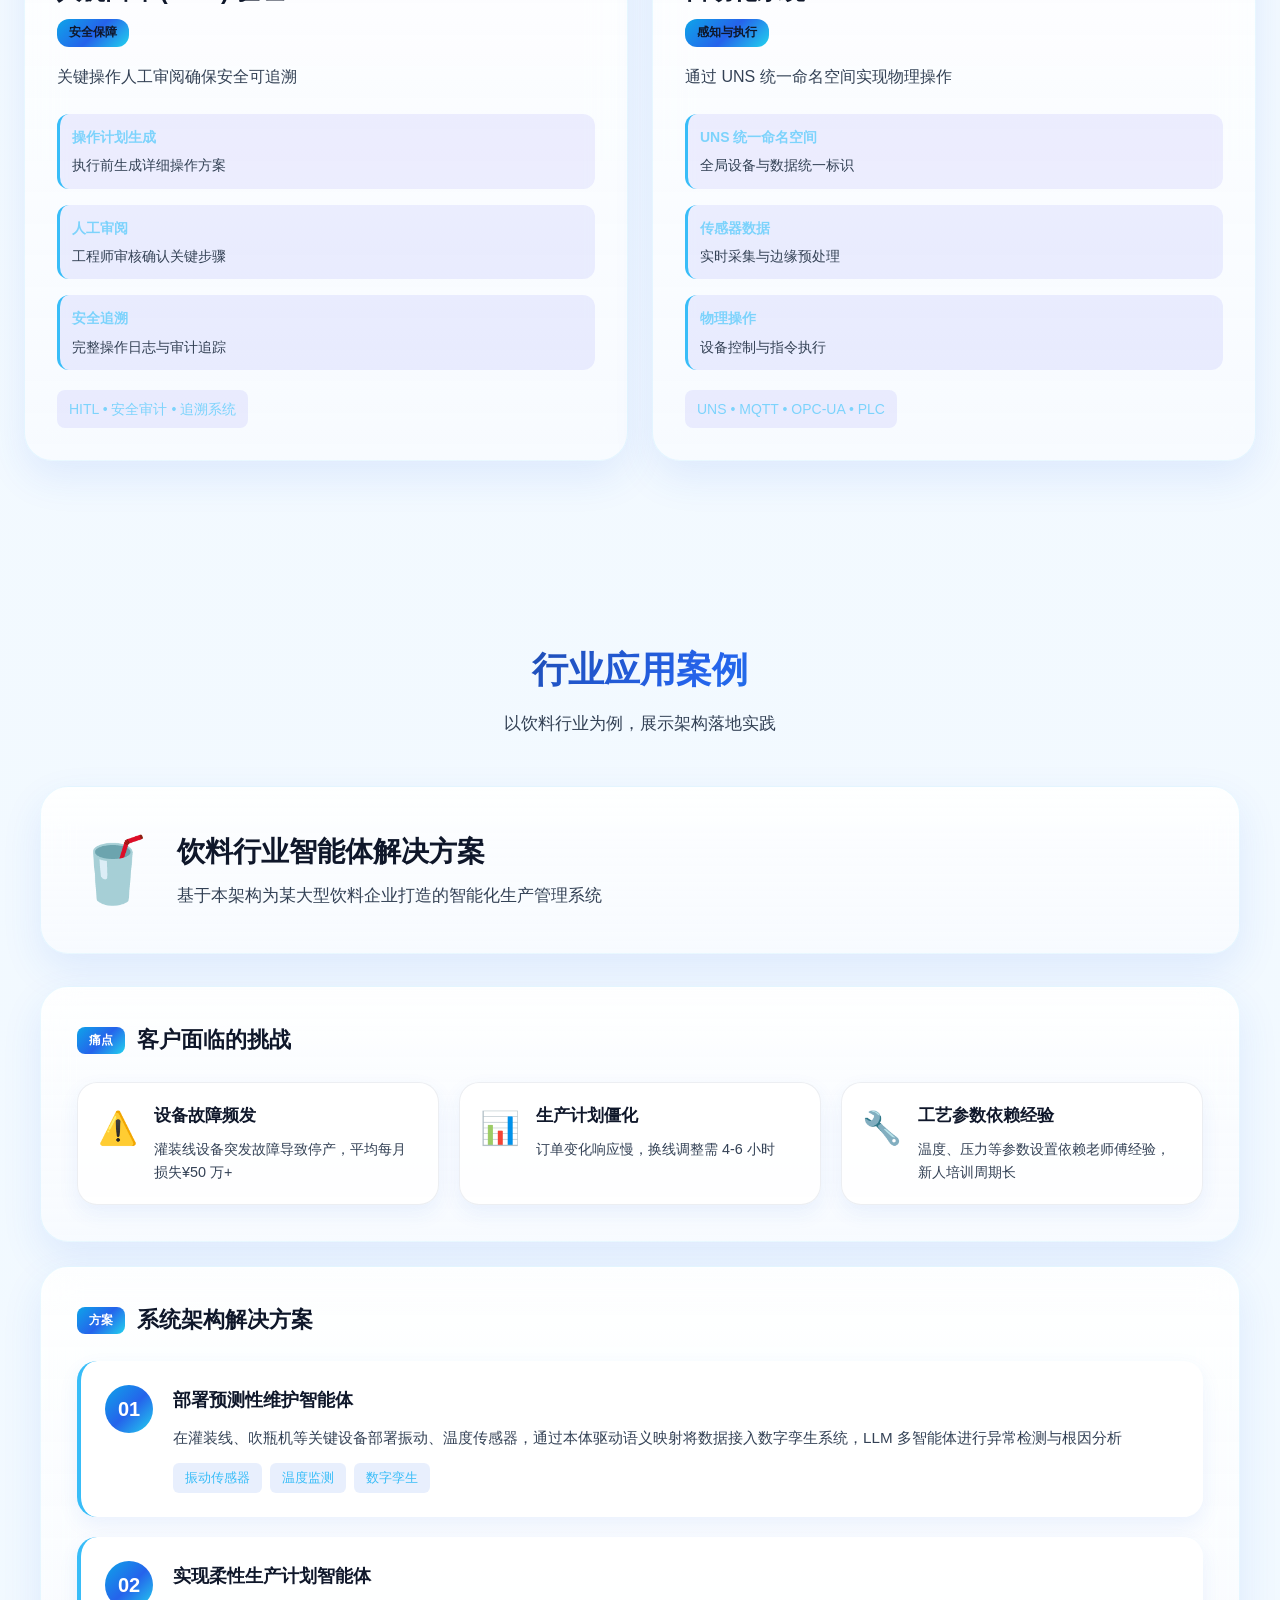
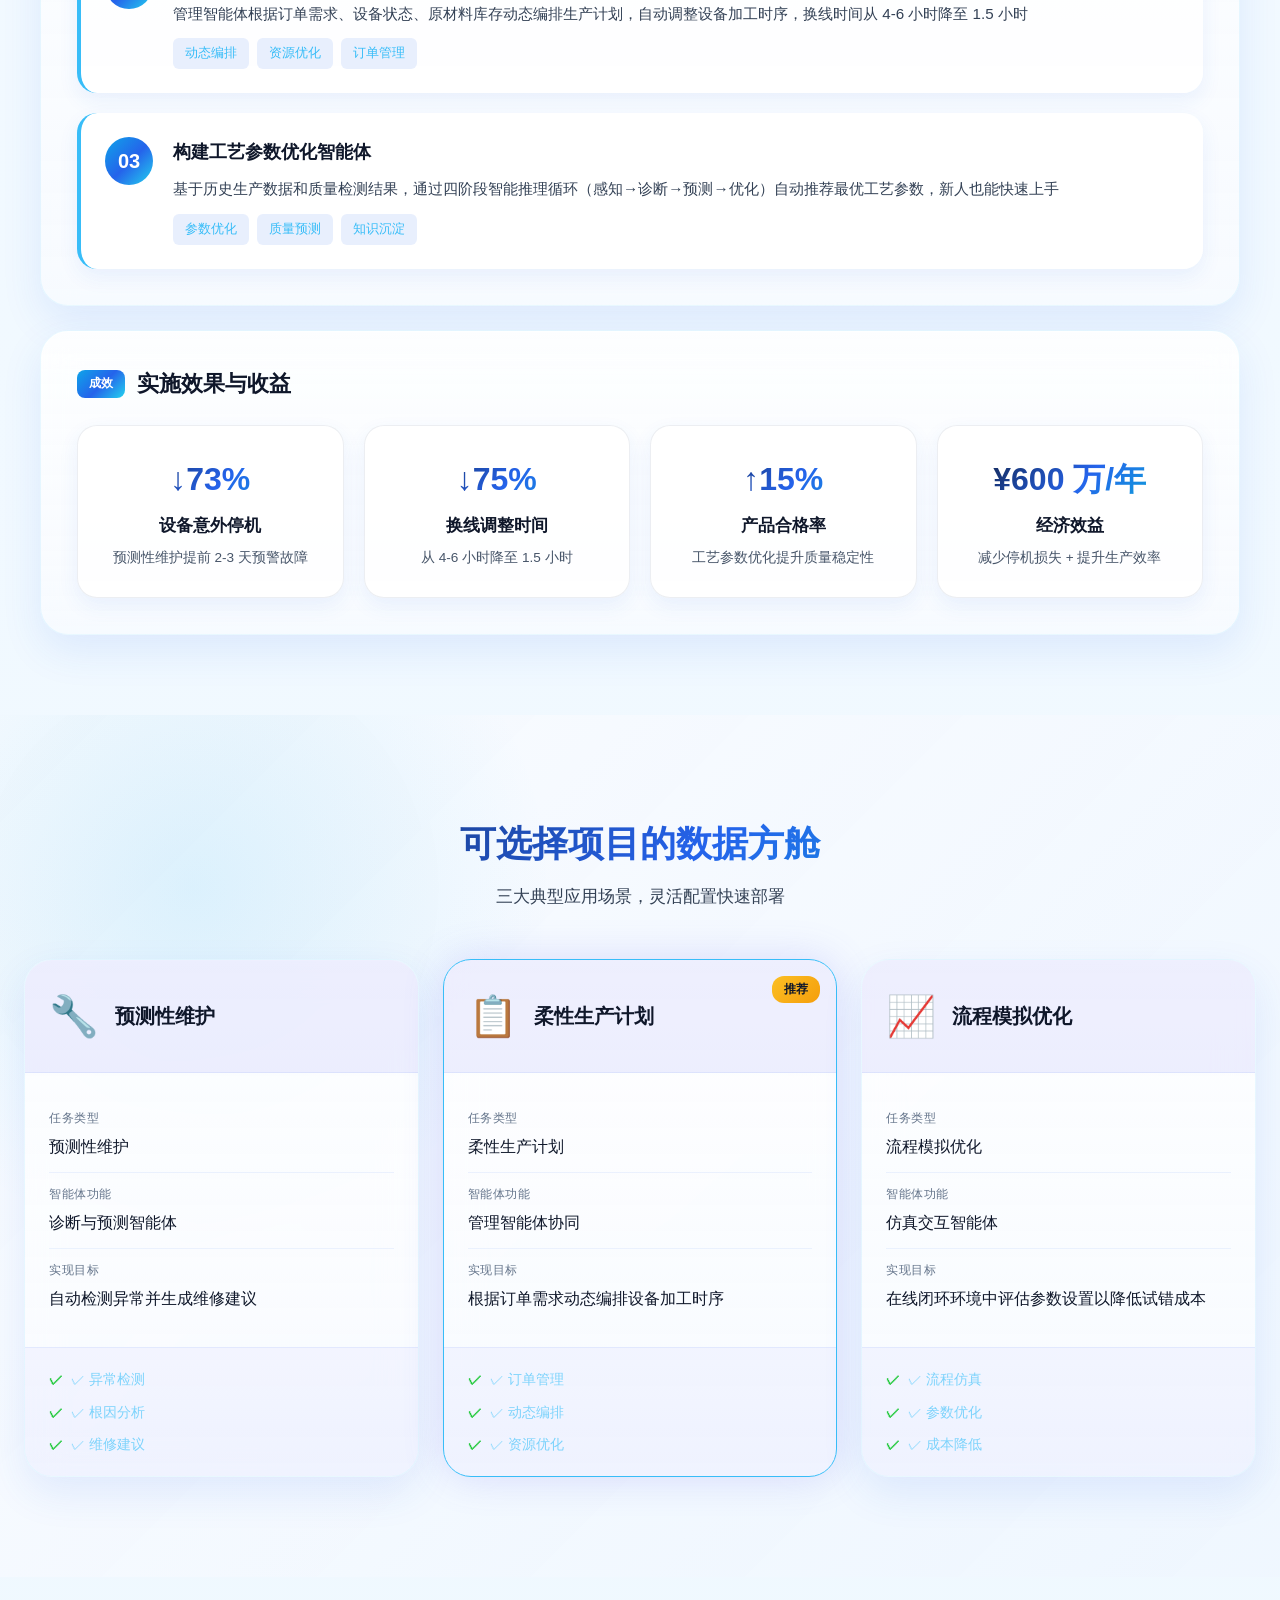
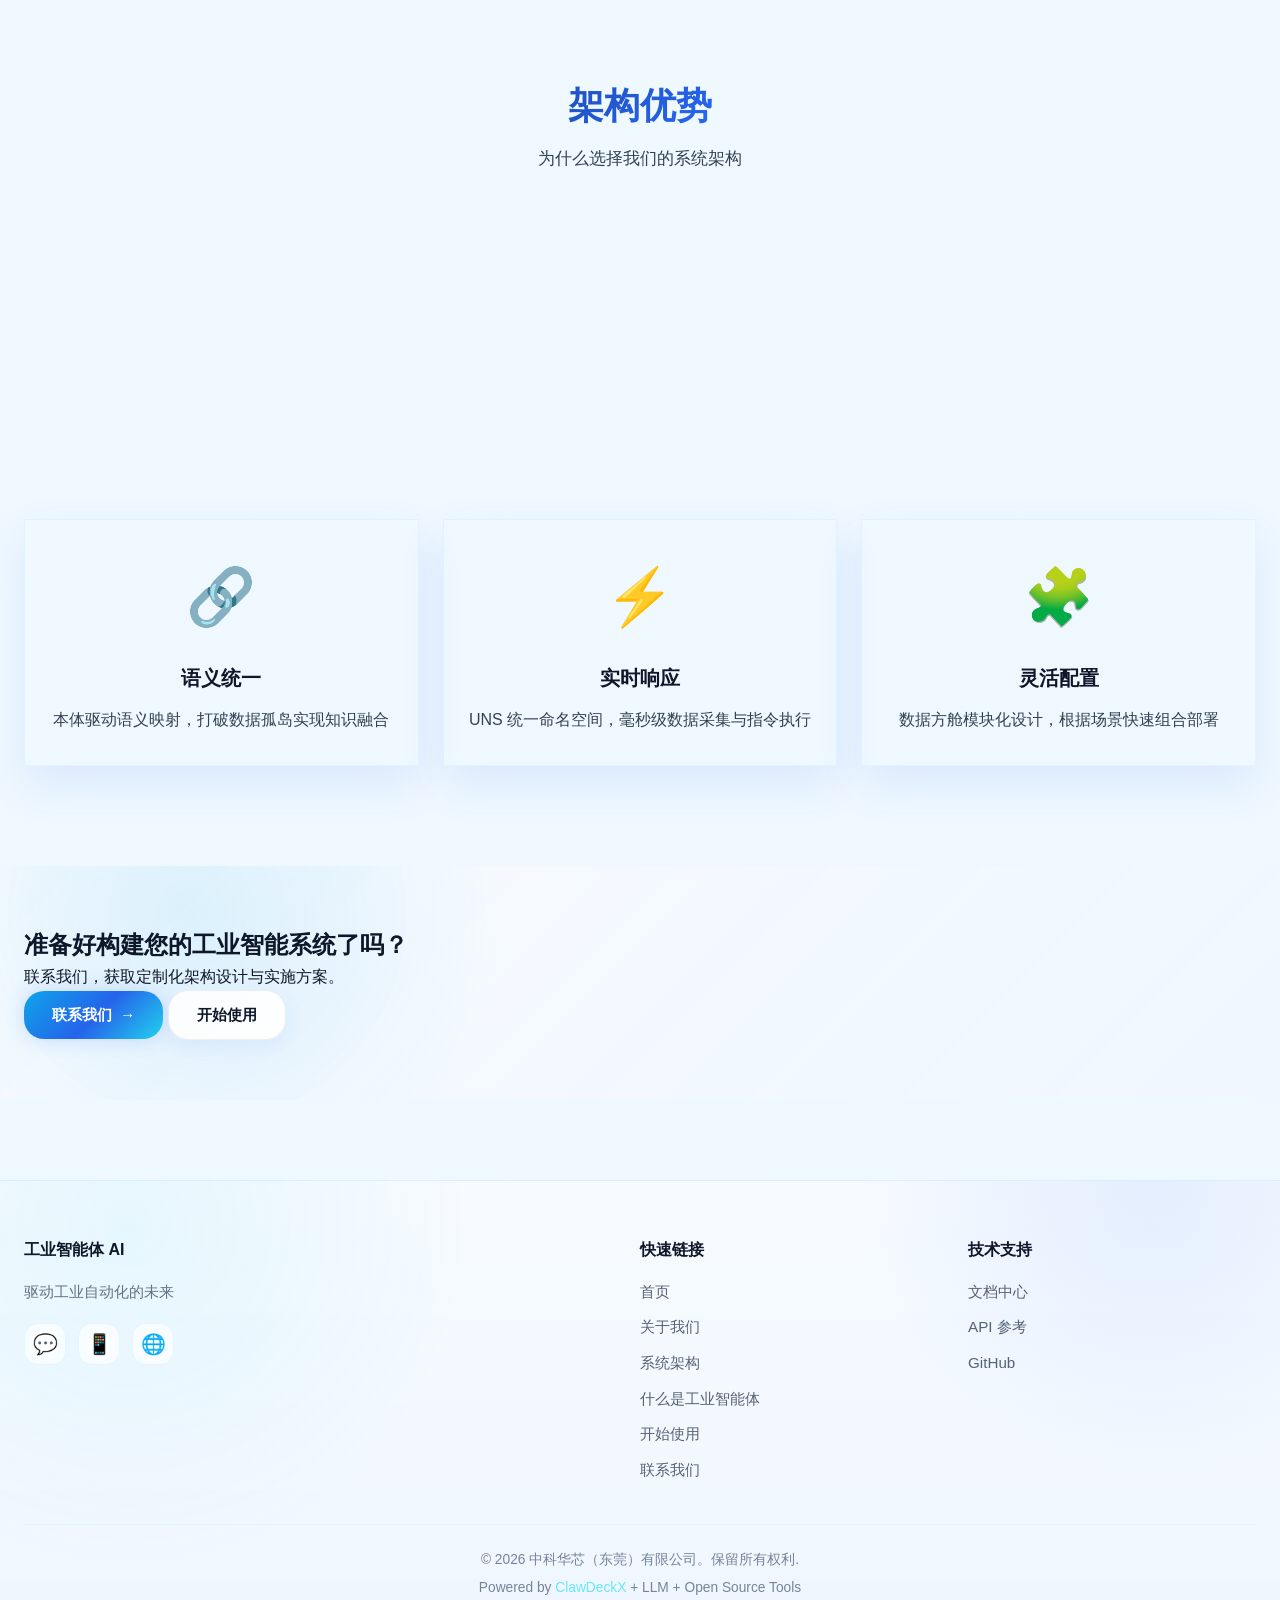
<file: architecture.html>
<!DOCTYPE html>
<html lang="zh-CN" class="dark">
<head>
    <meta charset="UTF-8">
    <meta name="viewport" content="width=device-width, initial-scale=1.0">
    <title>系统架构 - 工业智能体 AI</title>
    <link rel="stylesheet" href="css/style.css">
    <link rel="stylesheet" href="css/global-nav.css">
    <link rel="stylesheet" href="css/architecture.css">
    <link rel="stylesheet" href="css/architecture-case.css">
    <link rel="stylesheet" href="css/logo.css">
    <link rel="stylesheet" href="css/effects.css">
</head>
<body>
    <!-- 动态渐变背景 -->
    <div class="dynamic-bg"></div>
    
    <!-- 浮动光斑 -->
    <div class="floating-orbs">
        <div class="orb orb-1"></div>
        <div class="orb orb-2"></div>
        <div class="orb orb-3"></div>
        <div class="orb orb-4"></div>
    </div>
    
    <!-- 粒子背景画布 -->
    <canvas id="particles-canvas"></canvas>
    <div class="gradient-bg">
        <div class="glow glow-1"></div>
        <div class="glow glow-2"></div>
        <div class="glow glow-3"></div>
    </div>

    <!-- 导航栏 -->
    <nav class="navbar-glass">
        <div class="container">
            <a href="index.html" class="logo">
                <div class="logo-icon-wrapper">
                    <span class="logo-icon">🤖</span>
                </div>
                <div class="logo-content">
                    <span class="logo-text">工业智能体 AI</span>
                    <span class="logo-subtitle">INDUSTRIAL AGENT AI</span>
                </div>
            </a>
            <ul class="nav-links">
                <li><a href="index.html">首页</a></li>
                <li><a href="about.html">关于我们</a></li>
                <li><a href="architecture.html">系统架构</a></li>
                <li><a href="industrial-agent.html">什么是工业智能体</a></li>
                <li><a href="getting-started.html">开始使用</a></li>
                <li><a href="index.html#contact" class="btn-nav">联系我们</a></li>
            </ul>
            <button class="mobile-menu-btn" onclick="toggleMobileMenu()">
                <span></span>
                <span></span>
                <span></span>
            </button>
        </div>
    </nav>

    <!-- 页面横幅 -->
    <section class="page-hero">
        <div class="container">
            <h1 class="page-title gradient-text">系统架构</h1>
            <p class="page-subtitle">大模型驱动的工业多智能体与数字孪生系统</p>
            <div class="breadcrumb">
                <a href="index.html">首页</a>
                <span class="separator">/</span>
                <span>系统架构</span>
            </div>
        </div>
    </section>

    <!-- 架构图展示 -->
    <section class="architecture-diagram-section">
        <div class="container">
            <div class="diagram-container glass-card">
                <div class="diagram-header">
                    <h2>大模型驱动的工业多智能体 (MAS) 与数字孪生系统架构</h2>
                </div>
                <div class="diagram-content">
                    <img src="images/architecture-diagram.jpg" alt="工业多智能体系统架构图" class="architecture-image">
                </div>
            </div>
        </div>
    </section>

    <!-- 架构详解 -->
    <section class="architecture-detail-section">
        <div class="container">
            <div class="detail-intro glass-card">
                <h2>架构设计理念</h2>
                <p>本系统采用 <strong>大模型驱动的多智能体 (MAS) 与数字孪生</strong> 融合架构，通过 ISA-95 标准实现工业系统的语义统一，支持预测性维护、柔性生产计划、流程模拟优化等多种工业应用场景。</p>
                <div class="intro-highlights">
                    <div class="highlight-box">
                        <span class="highlight-icon">🎯</span>
                        <div>
                            <h4>标准化</h4>
                            <p>基于 ISA-95 国际标准，确保系统互操作性</p>
                        </div>
                    </div>
                    <div class="highlight-box">
                        <span class="highlight-icon">🔄</span>
                        <div>
                            <h4>闭环优化</h4>
                            <p>四阶段智能推理循环，持续优化生产效率</p>
                        </div>
                    </div>
                    <div class="highlight-box">
                        <span class="highlight-icon">🛡️</span>
                        <div>
                            <h4>安全可控</h4>
                            <p>HITL 人机回环验证，关键操作人工审阅</p>
                        </div>
                    </div>
                </div>
            </div>
        </div>
    </section>

    <!-- 核心架构模块 -->
    <section class="modules-section">
        <div class="container">
            <div class="section-header">
                <h2 class="section-title gradient-text">核心架构模块</h2>
                <p class="section-subtitle">六大核心组件构建完整工业智能体系</p>
            </div>

            <div class="modules-grid">
                <!-- 模块 1: LLM 多智能体系统 -->
                <div class="module-card glass-card">
                    <div class="module-icon">🧠</div>
                    <h3>LLM 多智能体系统</h3>
                    <span class="module-badge">系统大脑</span>
                    <p>基于大语言模型的全局智能决策与规划系统</p>
                    <div class="module-details">
                        <div class="detail-item">
                            <span class="detail-label">管理智能体</span>
                            <span class="detail-desc">负责全局规划、任务分解与资源调度</span>
                        </div>
                        <div class="detail-item">
                            <span class="detail-label">操作智能体</span>
                            <span class="detail-desc">负责执行具体动作指令、设备控制</span>
                        </div>
                    </div>
                    <div class="module-tech">LLM • Qwen • GPT • Claude</div>
                </div>

                <!-- 模块 2: 数字孪生本体 -->
                <div class="module-card glass-card">
                    <div class="module-icon">🔗</div>
                    <h3>数字孪生本体</h3>
                    <span class="module-badge">语义中介</span>
                    <p>基于 ISA-95 标准的设备虚拟映射系统</p>
                    <div class="module-details">
                        <div class="detail-item">
                            <span class="detail-label">设备映射</span>
                            <span class="detail-desc">物理设备→虚拟模型高保真映射</span>
                        </div>
                        <div class="detail-item">
                            <span class="detail-label">逻辑映射</span>
                            <span class="detail-desc">业务流程→数字逻辑精确转换</span>
                        </div>
                        <div class="detail-item">
                            <span class="detail-label">行动映射</span>
                            <span class="detail-desc">操作指令→虚拟仿真验证</span>
                        </div>
                    </div>
                    <div class="module-tech">ISA-95 • 数字孪生 • 仿真</div>
                </div>

                <!-- 模块 3: 本体驱动语义映射 -->
                <div class="module-card glass-card">
                    <div class="module-icon">📊</div>
                    <h3>本体驱动语义映射</h3>
                    <span class="module-badge">知识图谱</span>
                    <p>非结构化数据转化为结构化知识图谱</p>
                    <div class="module-details">
                        <div class="detail-item">
                            <span class="detail-label">文档解析</span>
                            <span class="detail-desc">技术文档、手册结构化提取</span>
                        </div>
                        <div class="detail-item">
                            <span class="detail-label">传感器数据</span>
                            <span class="detail-desc">实时数据流语义标注与关联</span>
                        </div>
                        <div class="detail-item">
                            <span class="detail-label">关联图谱</span>
                            <span class="detail-desc">设备 - 部件 - 行动三级关联</span>
                        </div>
                    </div>
                    <div class="module-tech">Ontology • 知识图谱 • NLP</div>
                </div>

                <!-- 模块 4: 四阶段智能推理 -->
                <div class="module-card glass-card">
                    <div class="module-icon">🔄</div>
                    <h3>四阶段智能推理循环</h3>
                    <span class="module-badge">闭环工作流</span>
                    <p>感知→诊断→预测→优化的完整闭环</p>
                    <div class="module-details">
                        <div class="detail-step">
                            <span class="step-num">1</span>
                            <span class="step-name">感知提取</span>
                            <span class="step-desc">多源数据采集与特征提取</span>
                        </div>
                        <div class="detail-step">
                            <span class="step-num">2</span>
                            <span class="step-name">诊断分析</span>
                            <span class="step-desc">异常检测与根因分析</span>
                        </div>
                        <div class="detail-step">
                            <span class="step-num">3</span>
                            <span class="step-name">预测优化</span>
                            <span class="step-desc">趋势预测与参数优化</span>
                        </div>
                        <div class="detail-step">
                            <span class="step-num">4</span>
                            <span class="step-name">协同调度</span>
                            <span class="step-desc">多智能体协同任务调度</span>
                        </div>
                    </div>
                    <div class="module-tech">推理引擎 • 机器学习 • 优化算法</div>
                </div>

                <!-- 模块 5: 人机回环验证 -->
                <div class="module-card glass-card">
                    <div class="module-icon">👤</div>
                    <h3>人机回环 (HITL) 验证</h3>
                    <span class="module-badge">安全保障</span>
                    <p>关键操作人工审阅确保安全可追溯</p>
                    <div class="module-details">
                        <div class="detail-item">
                            <span class="detail-label">操作计划生成</span>
                            <span class="detail-desc">执行前生成详细操作方案</span>
                        </div>
                        <div class="detail-item">
                            <span class="detail-label">人工审阅</span>
                            <span class="detail-desc">工程师审核确认关键步骤</span>
                        </div>
                        <div class="detail-item">
                            <span class="detail-label">安全追溯</span>
                            <span class="detail-desc">完整操作日志与审计追踪</span>
                        </div>
                    </div>
                    <div class="module-tech">HITL • 安全审计 • 追溯系统</div>
                </div>

                <!-- 模块 6: 自动化系统 -->
                <div class="module-card glass-card">
                    <div class="module-icon">⚙️</div>
                    <h3>自动化系统</h3>
                    <span class="module-badge">感知与执行</span>
                    <p>通过 UNS 统一命名空间实现物理操作</p>
                    <div class="module-details">
                        <div class="detail-item">
                            <span class="detail-label">UNS 统一命名空间</span>
                            <span class="detail-desc">全局设备与数据统一标识</span>
                        </div>
                        <div class="detail-item">
                            <span class="detail-label">传感器数据</span>
                            <span class="detail-desc">实时采集与边缘预处理</span>
                        </div>
                        <div class="detail-item">
                            <span class="detail-label">物理操作</span>
                            <span class="detail-desc">设备控制与指令执行</span>
                        </div>
                    </div>
                    <div class="module-tech">UNS • MQTT • OPC-UA • PLC</div>
                </div>
            </div>
        </div>
    </section>

    <!-- 行业应用案例 -->
    <section class="industry-case-section">
        <div class="container">
            <div class="section-header">
                <h2 class="section-title gradient-text">行业应用案例</h2>
                <p class="section-subtitle">以饮料行业为例，展示架构落地实践</p>
            </div>

            <div class="case-container">
                <div class="case-header glass-card">
                    <div class="case-icon">🥤</div>
                    <div class="case-title">
                        <h3>饮料行业智能体解决方案</h3>
                        <p>基于本架构为某大型饮料企业打造的智能化生产管理系统</p>
                    </div>
                </div>

                <div class="case-content">
                    <!-- 挑战 -->
                    <div class="case-challenge glass-card">
                        <div class="case-section-title">
                            <span class="section-badge">痛点</span>
                            <h4>客户面临的挑战</h4>
                        </div>
                        <div class="challenge-grid">
                            <div class="challenge-item">
                                <span class="challenge-icon">⚠️</span>
                                <div>
                                    <h5>设备故障频发</h5>
                                    <p>灌装线设备突发故障导致停产，平均每月损失¥50 万+</p>
                                </div>
                            </div>
                            <div class="challenge-item">
                                <span class="challenge-icon">📊</span>
                                <div>
                                    <h5>生产计划僵化</h5>
                                    <p>订单变化响应慢，换线调整需 4-6 小时</p>
                                </div>
                            </div>
                            <div class="challenge-item">
                                <span class="challenge-icon">🔧</span>
                                <div>
                                    <h5>工艺参数依赖经验</h5>
                                    <p>温度、压力等参数设置依赖老师傅经验，新人培训周期长</p>
                                </div>
                            </div>
                        </div>
                    </div>

                    <!-- 解决方案 -->
                    <div class="case-solution glass-card">
                        <div class="case-section-title">
                            <span class="section-badge">方案</span>
                            <h4>系统架构解决方案</h4>
                        </div>
                        <div class="solution-steps">
                            <div class="solution-step">
                                <div class="step-marker">01</div>
                                <div class="step-detail">
                                    <h5>部署预测性维护智能体</h5>
                                    <p>在灌装线、吹瓶机等关键设备部署振动、温度传感器，通过本体驱动语义映射将数据接入数字孪生系统，LLM 多智能体进行异常检测与根因分析</p>
                                    <div class="step-tech-tags">
                                        <span class="tech-tag">振动传感器</span>
                                        <span class="tech-tag">温度监测</span>
                                        <span class="tech-tag">数字孪生</span>
                                    </div>
                                </div>
                            </div>
                            <div class="solution-step">
                                <div class="step-marker">02</div>
                                <div class="step-detail">
                                    <h5>实现柔性生产计划智能体</h5>
                                    <p>管理智能体根据订单需求、设备状态、原材料库存动态编排生产计划，自动调整设备加工时序，换线时间从 4-6 小时降至 1.5 小时</p>
                                    <div class="step-tech-tags">
                                        <span class="tech-tag">动态编排</span>
                                        <span class="tech-tag">资源优化</span>
                                        <span class="tech-tag">订单管理</span>
                                    </div>
                                </div>
                            </div>
                            <div class="solution-step">
                                <div class="step-marker">03</div>
                                <div class="step-detail">
                                    <h5>构建工艺参数优化智能体</h5>
                                    <p>基于历史生产数据和质量检测结果，通过四阶段智能推理循环（感知→诊断→预测→优化）自动推荐最优工艺参数，新人也能快速上手</p>
                                    <div class="step-tech-tags">
                                        <span class="tech-tag">参数优化</span>
                                        <span class="tech-tag">质量预测</span>
                                        <span class="tech-tag">知识沉淀</span>
                                    </div>
                                </div>
                            </div>
                        </div>
                    </div>

                    <!-- 成效 -->
                    <div class="case-results glass-card">
                        <div class="case-section-title">
                            <span class="section-badge">成效</span>
                            <h4>实施效果与收益</h4>
                        </div>
                        <div class="results-grid">
                            <div class="result-card">
                                <div class="result-value">↓73%</div>
                                <div class="result-label">设备意外停机</div>
                                <div class="result-desc">预测性维护提前 2-3 天预警故障</div>
                            </div>
                            <div class="result-card">
                                <div class="result-value">↓75%</div>
                                <div class="result-label">换线调整时间</div>
                                <div class="result-desc">从 4-6 小时降至 1.5 小时</div>
                            </div>
                            <div class="result-card">
                                <div class="result-value">↑15%</div>
                                <div class="result-label">产品合格率</div>
                                <div class="result-desc">工艺参数优化提升质量稳定性</div>
                            </div>
                            <div class="result-card">
                                <div class="result-value">¥600 万/年</div>
                                <div class="result-label">经济效益</div>
                                <div class="result-desc">减少停机损失 + 提升生产效率</div>
                            </div>
                        </div>
                    </div>
                </div>
            </div>
        </div>
    </section>

    <!-- 数据方舱应用 -->
    <section class="applications-section">
        <div class="container">
            <div class="section-header">
                <h2 class="section-title gradient-text">可选择项目的数据方舱</h2>
                <p class="section-subtitle">三大典型应用场景，灵活配置快速部署</p>
            </div>

            <div class="applications-grid">
                <!-- 预测性维护 -->
                <div class="application-card glass-card">
                    <div class="app-header">
                        <div class="app-icon">🔧</div>
                        <h3>预测性维护</h3>
                    </div>
                    <div class="app-body">
                        <div class="app-row">
                            <span class="app-label">任务类型</span>
                            <span class="app-value">预测性维护</span>
                        </div>
                        <div class="app-row">
                            <span class="app-label">智能体功能</span>
                            <span class="app-value">诊断与预测智能体</span>
                        </div>
                        <div class="app-row">
                            <span class="app-label">实现目标</span>
                            <span class="app-value">自动检测异常并生成维修建议</span>
                        </div>
                    </div>
                    <div class="app-footer">
                        <div class="app-feature">✓ 异常检测</div>
                        <div class="app-feature">✓ 根因分析</div>
                        <div class="app-feature">✓ 维修建议</div>
                    </div>
                </div>

                <!-- 柔性生产计划 -->
                <div class="application-card glass-card featured">
                    <div class="featured-badge">推荐</div>
                    <div class="app-header">
                        <div class="app-icon">📋</div>
                        <h3>柔性生产计划</h3>
                    </div>
                    <div class="app-body">
                        <div class="app-row">
                            <span class="app-label">任务类型</span>
                            <span class="app-value">柔性生产计划</span>
                        </div>
                        <div class="app-row">
                            <span class="app-label">智能体功能</span>
                            <span class="app-value">管理智能体协同</span>
                        </div>
                        <div class="app-row">
                            <span class="app-label">实现目标</span>
                            <span class="app-value">根据订单需求动态编排设备加工时序</span>
                        </div>
                    </div>
                    <div class="app-footer">
                        <div class="app-feature">✓ 订单管理</div>
                        <div class="app-feature">✓ 动态编排</div>
                        <div class="app-feature">✓ 资源优化</div>
                    </div>
                </div>

                <!-- 流程模拟优化 -->
                <div class="application-card glass-card">
                    <div class="app-header">
                        <div class="app-icon">📈</div>
                        <h3>流程模拟优化</h3>
                    </div>
                    <div class="app-body">
                        <div class="app-row">
                            <span class="app-label">任务类型</span>
                            <span class="app-value">流程模拟优化</span>
                        </div>
                        <div class="app-row">
                            <span class="app-label">智能体功能</span>
                            <span class="app-value">仿真交互智能体</span>
                        </div>
                        <div class="app-row">
                            <span class="app-label">实现目标</span>
                            <span class="app-value">在线闭环环境中评估参数设置以降低试错成本</span>
                        </div>
                    </div>
                    <div class="app-footer">
                        <div class="app-feature">✓ 流程仿真</div>
                        <div class="app-feature">✓ 参数优化</div>
                        <div class="app-feature">✓ 成本降低</div>
                    </div>
                </div>
            </div>
        </div>
    </section>

    <!-- 技术优势 -->
    <section class="advantages-section">
        <div class="container">
            <div class="section-header">
                <h2 class="section-title gradient-text">架构优势</h2>
                <p class="section-subtitle">为什么选择我们的系统架构</p>
            </div>

            <div class="advantages-grid">
                <div class="advantage-item">
                    <div class="advantage-icon">🎯</div>
                    <h3>标准化</h3>
                    <p>基于 ISA-95 国际标准，确保系统互操作性与可扩展性</p>
                </div>
                <div class="advantage-item">
                    <div class="advantage-icon">🔄</div>
                    <h3>闭环优化</h3>
                    <p>四阶段智能推理循环，持续优化生产效率与质量</p>
                </div>
                <div class="advantage-item">
                    <div class="advantage-icon">🛡️</div>
                    <h3>安全可控</h3>
                    <p>HITL 人机回环验证，关键操作人工审阅确保安全</p>
                </div>
                <div class="advantage-item">
                    <div class="advantage-icon">🔗</div>
                    <h3>语义统一</h3>
                    <p>本体驱动语义映射，打破数据孤岛实现知识融合</p>
                </div>
                <div class="advantage-item">
                    <div class="advantage-icon">⚡</div>
                    <h3>实时响应</h3>
                    <p>UNS 统一命名空间，毫秒级数据采集与指令执行</p>
                </div>
                <div class="advantage-item">
                    <div class="advantage-icon">🧩</div>
                    <h3>灵活配置</h3>
                    <p>数据方舱模块化设计，根据场景快速组合部署</p>
                </div>
            </div>
        </div>
    </section>

    <!-- CTA -->
    <section class="cta-section">
        <div class="container">
            <div class="cta-content">
                <h2>准备好构建您的工业智能系统了吗？</h2>
                <p>联系我们，获取定制化架构设计与实施方案。</p>
                <div class="cta-buttons">
                    <a href="index.html#contact" class="btn btn-primary btn-glow">
                        <span>联系我们</span>
                        <span class="btn-icon">→</span>
                    </a>
                    <a href="getting-started.html" class="btn btn-secondary">
                        <span>开始使用</span>
                    </a>
                </div>
            </div>
        </div>
    </section>

    <!-- 页脚 -->
    <footer class="footer-glass">
        <div class="container">
            <div class="footer-content">
                <div class="footer-section">
                    <h4>工业智能体 AI</h4>
                    <p>驱动工业自动化的未来</p>
                    <div class="social-links">
                        <a href="#" class="social-icon">💬</a>
                        <a href="#" class="social-icon">📱</a>
                        <a href="#" class="social-icon">🌐</a>
                    </div>
                </div>
                <div class="footer-section">
                    <h4>快速链接</h4>
                    <ul>
                        <li><a href="index.html">首页</a></li>
                        <li><a href="about.html">关于我们</a></li>
                        <li><a href="architecture.html">系统架构</a></li>
                        <li><a href="industrial-agent.html">什么是工业智能体</a></li>
                        <li><a href="getting-started.html">开始使用</a></li>
                        <li><a href="index.html#contact">联系我们</a></li>
                    </ul>
                </div>
                <div class="footer-section">
                    <h4>技术支持</h4>
                    <ul>
                        <li><a href="#">文档中心</a></li>
                        <li><a href="#">API 参考</a></li>
                        <li><a href="https://github.com/ClawDeckX/ClawDeckX" target="_blank">GitHub</a></li>
                    </ul>
                </div>
            </div>
            <div class="footer-bottom">
                <p>&copy; 2026 中科华芯（东莞）有限公司。保留所有权利.</p>
                <p class="footer-tech">Powered by <a href="http://192.168.10.231:18800" target="_blank">ClawDeckX</a> + LLM + Open Source Tools</p>
            </div>
        </div>
    </footer>

    <script src="js/main.js"></script>
    <script src="js/global-nav.js"></script>
    <script src="js/effects.js"></script>
</body>
</html>
</file>
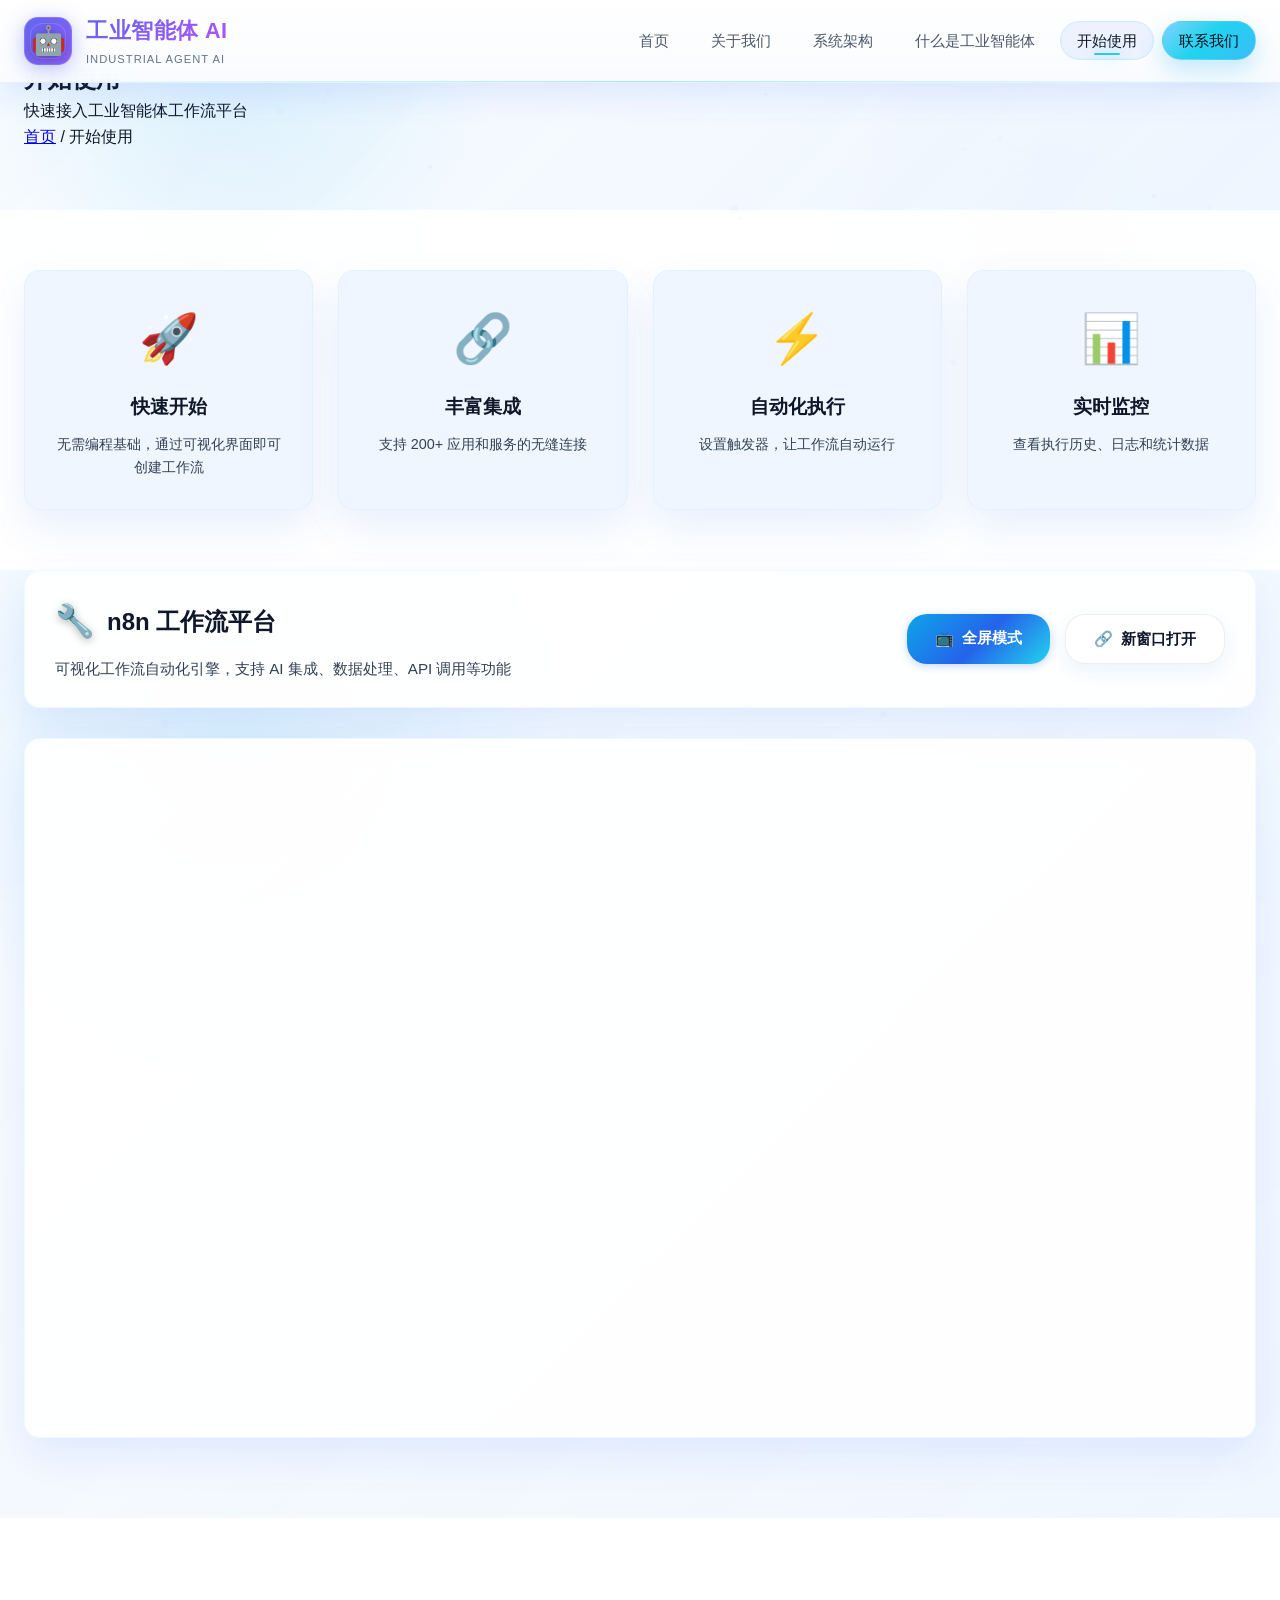
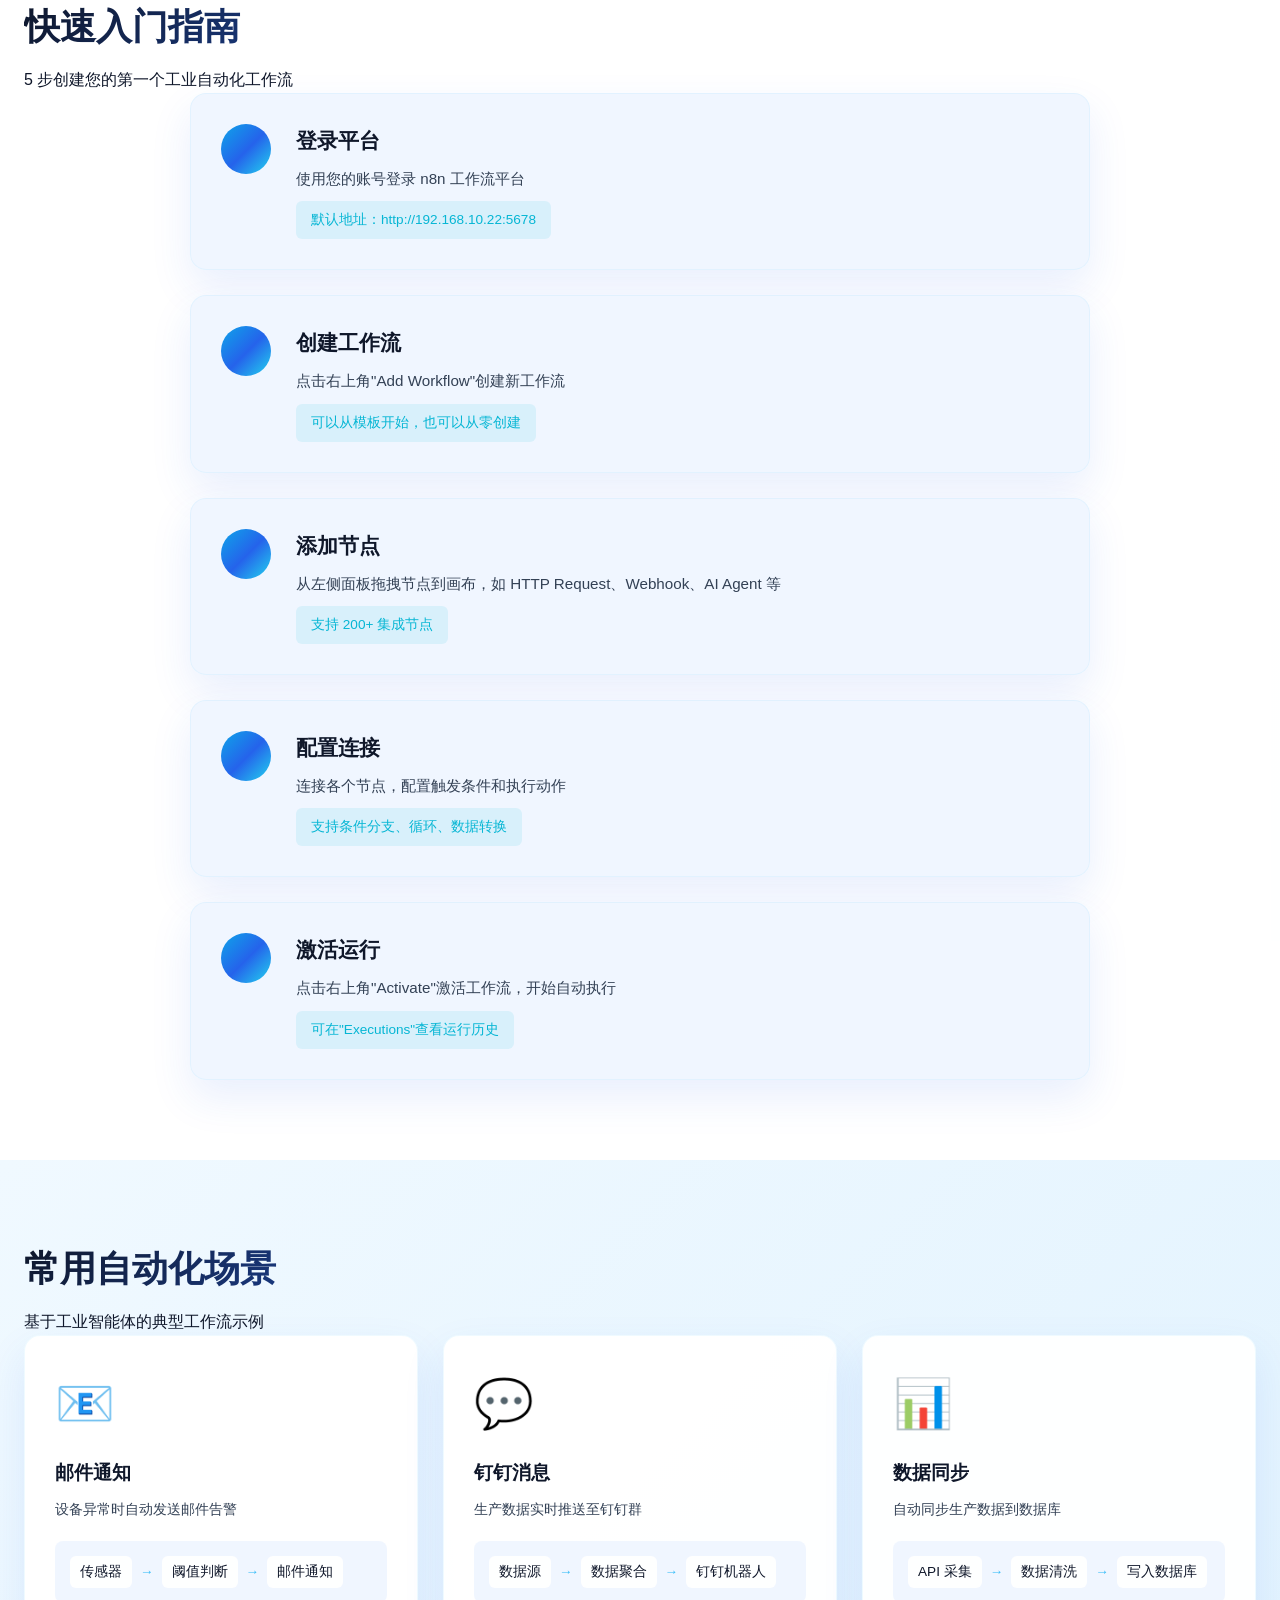
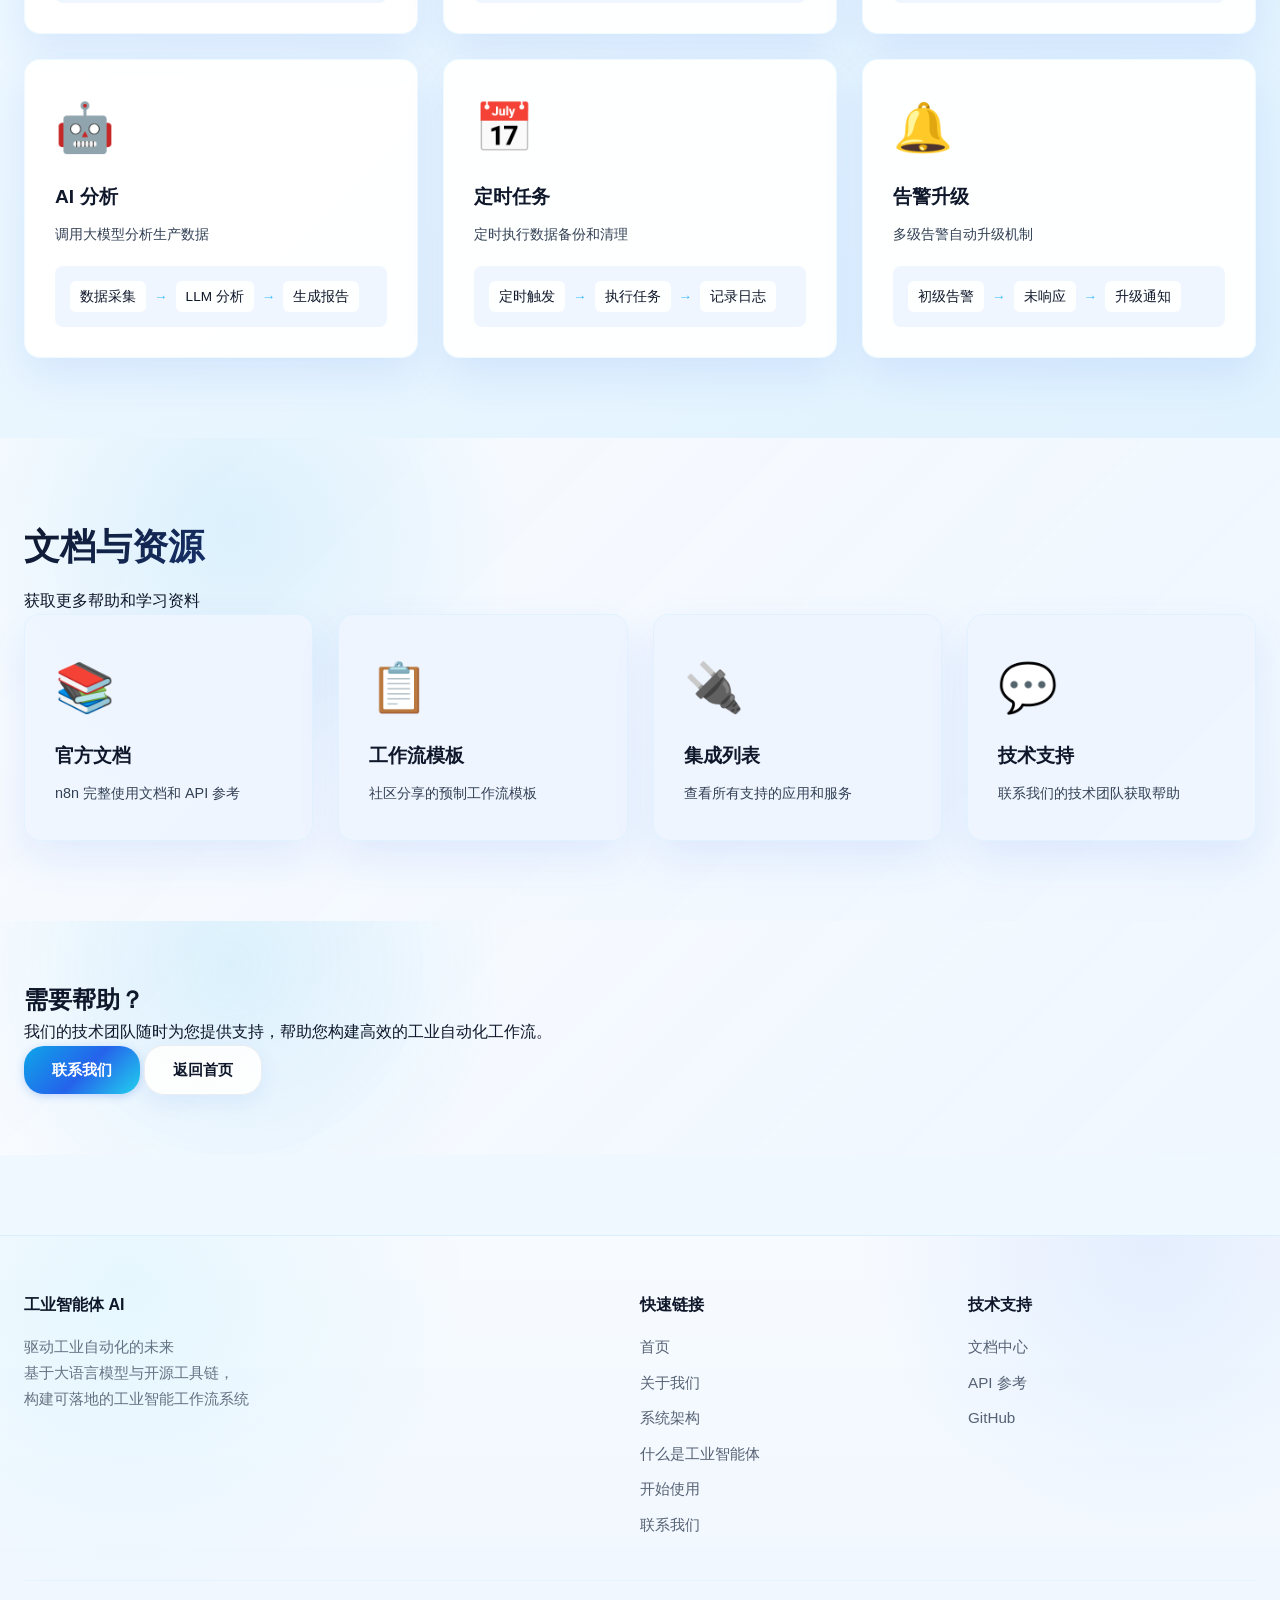
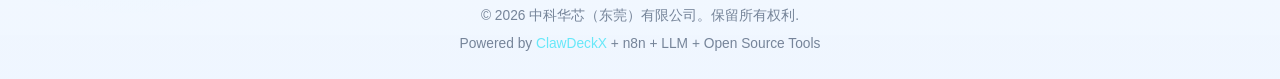
<file: getting-started.html>
<!DOCTYPE html>
<html lang="zh-CN">
<head>
    <meta charset="UTF-8">
    <meta name="viewport" content="width=device-width, initial-scale=1.0">
    <title>开始使用 - 工业智能体 AI</title>
    <link rel="stylesheet" href="css/style.css">
    <link rel="stylesheet" href="css/global-nav.css">
    <link rel="stylesheet" href="css/getting-started.css">
    <link rel="stylesheet" href="css/logo.css">
    <link rel="stylesheet" href="css/effects.css">
</head>
<body>
    <div class="dynamic-bg"></div>
    <div class="floating-orbs">
        <div class="orb orb-1"></div>
        <div class="orb orb-2"></div>
        <div class="orb orb-3"></div>
        <div class="orb orb-4"></div>
    </div>
    <!-- 粒子背景画布 -->
    <canvas id="particles-canvas"></canvas>
    
    <!-- 导航栏 -->
    <nav class="navbar-glass">
        <div class="container">
            <a href="index.html" class="logo">
                <div class="logo-icon-wrapper">
                    <span class="logo-icon">🤖</span>
                </div>
                <div class="logo-content">
                    <span class="logo-text">工业智能体 AI</span>
                    <span class="logo-subtitle">INDUSTRIAL AGENT AI</span>
                </div>
            </a>
            <ul class="nav-links">
                <li><a href="index.html">首页</a></li>
                <li><a href="about.html">关于我们</a></li>
                <li><a href="architecture.html">系统架构</a></li>
                <li><a href="industrial-agent.html">什么是工业智能体</a></li>
                <li><a href="getting-started.html">开始使用</a></li>
                <li><a href="index.html#contact" class="btn-nav">联系我们</a></li>
            </ul>
            <button class="mobile-menu-btn" onclick="toggleMobileMenu()">
                <span></span>
                <span></span>
                <span></span>
            </button>
        </div>
    </nav>

    <!-- 页面横幅 -->
    <section class="page-hero">
        <div class="container">
            <h1 class="page-title">开始使用</h1>
            <p class="page-subtitle">快速接入工业智能体工作流平台</p>
            <div class="breadcrumb">
                <a href="index.html">首页</a>
                <span class="separator">/</span>
                <span>开始使用</span>
            </div>
        </div>
    </section>

    <!-- 平台介绍 -->
    <section class="platform-intro">
        <div class="container">
            <div class="intro-cards">
                <div class="intro-card">
                    <div class="intro-icon">🚀</div>
                    <h3>快速开始</h3>
                    <p>无需编程基础，通过可视化界面即可创建工作流</p>
                </div>
                <div class="intro-card">
                    <div class="intro-icon">🔗</div>
                    <h3>丰富集成</h3>
                    <p>支持 200+ 应用和服务的无缝连接</p>
                </div>
                <div class="intro-card">
                    <div class="intro-icon">⚡</div>
                    <h3>自动化执行</h3>
                    <p>设置触发器，让工作流自动运行</p>
                </div>
                <div class="intro-card">
                    <div class="intro-icon">📊</div>
                    <h3>实时监控</h3>
                    <p>查看执行历史、日志和统计数据</p>
                </div>
            </div>
        </div>
    </section>

    <!-- n8n 嵌入区域 -->
    <section class="platform-embed">
        <div class="container">
            <div class="embed-header">
                <div class="embed-title">
                    <div class="platform-logo">
                        <span class="logo-icon">🔧</span>
                        <span>n8n 工作流平台</span>
                    </div>
                    <p>可视化工作流自动化引擎，支持 AI 集成、数据处理、API 调用等功能</p>
                </div>
                <div class="embed-actions">
                    <button class="btn btn-primary" onclick="openFullscreen()">
                        <span>📺</span>
                        <span>全屏模式</span>
                    </button>
                    <a href="http://192.168.10.22:5678" target="_blank" class="btn btn-secondary">
                        <span>🔗</span>
                        <span>新窗口打开</span>
                    </a>
                </div>
            </div>
            
            <div class="embed-container">
                <div class="embed-loading" id="embed-loading">
                    <div class="loading-spinner"></div>
                    <p>正在加载工作流平台...</p>
                    <p class="loading-tip">首次加载可能需要几秒钟</p>
                </div>
                <iframe 
                    id="n8n-frame"
                    src="http://192.168.10.22:5678" 
                    title="n8n 工作流平台"
                    loading="lazy"
                    onload="hideLoading()"
                    onerror="showError()"
                ></iframe>
            </div>
            
            <!-- 错误提示 -->
            <div class="embed-error" id="embed-error" style="display: none;">
                <div class="error-icon">⚠️</div>
                <h3>无法加载平台</h3>
                <p>可能的原因：</p>
                <ul>
                    <li>n8n 服务未启动或不可访问</li>
                    <li>网络连接问题</li>
                    <li>浏览器安全策略限制（跨域）</li>
                </ul>
                <div class="error-actions">
                    <a href="http://192.168.10.22:5678" target="_blank" class="btn btn-primary">
                        直接访问 n8n
                    </a>
                    <button class="btn btn-secondary" onclick="retryLoad()">
                        重试加载
                    </button>
                </div>
            </div>
        </div>
    </section>

    <!-- 快速指南 -->
    <section class="quick-guide">
        <div class="container">
            <h2 class="section-title">快速入门指南</h2>
            <p class="section-desc">5 步创建您的第一个工业自动化工作流</p>
            
            <div class="guide-steps">
                <div class="guide-step">
                    <div class="step-number">1</div>
                    <div class="step-content">
                        <h3>登录平台</h3>
                        <p>使用您的账号登录 n8n 工作流平台</p>
                        <div class="step-tip">默认地址：http://192.168.10.22:5678</div>
                    </div>
                </div>
                
                <div class="guide-step">
                    <div class="step-number">2</div>
                    <div class="step-content">
                        <h3>创建工作流</h3>
                        <p>点击右上角"Add Workflow"创建新工作流</p>
                        <div class="step-tip">可以从模板开始，也可以从零创建</div>
                    </div>
                </div>
                
                <div class="guide-step">
                    <div class="step-number">3</div>
                    <div class="step-content">
                        <h3>添加节点</h3>
                        <p>从左侧面板拖拽节点到画布，如 HTTP Request、Webhook、AI Agent 等</p>
                        <div class="step-tip">支持 200+ 集成节点</div>
                    </div>
                </div>
                
                <div class="guide-step">
                    <div class="step-number">4</div>
                    <div class="step-content">
                        <h3>配置连接</h3>
                        <p>连接各个节点，配置触发条件和执行动作</p>
                        <div class="step-tip">支持条件分支、循环、数据转换</div>
                    </div>
                </div>
                
                <div class="guide-step">
                    <div class="step-number">5</div>
                    <div class="step-content">
                        <h3>激活运行</h3>
                        <p>点击右上角"Activate"激活工作流，开始自动执行</p>
                        <div class="step-tip">可在"Executions"查看运行历史</div>
                    </div>
                </div>
            </div>
        </div>
    </section>

    <!-- 常用场景 -->
    <section class="use-cases">
        <div class="container">
            <h2 class="section-title">常用自动化场景</h2>
            <p class="section-desc">基于工业智能体的典型工作流示例</p>
            
            <div class="use-cases-grid">
                <div class="use-case-card">
                    <div class="use-case-icon">📧</div>
                    <h3>邮件通知</h3>
                    <p>设备异常时自动发送邮件告警</p>
                    <div class="use-case-flow">
                        <span>传感器</span>
                        <span class="arrow">→</span>
                        <span>阈值判断</span>
                        <span class="arrow">→</span>
                        <span>邮件通知</span>
                    </div>
                </div>
                
                <div class="use-case-card">
                    <div class="use-case-icon">💬</div>
                    <h3>钉钉消息</h3>
                    <p>生产数据实时推送至钉钉群</p>
                    <div class="use-case-flow">
                        <span>数据源</span>
                        <span class="arrow">→</span>
                        <span>数据聚合</span>
                        <span class="arrow">→</span>
                        <span>钉钉机器人</span>
                    </div>
                </div>
                
                <div class="use-case-card">
                    <div class="use-case-icon">📊</div>
                    <h3>数据同步</h3>
                    <p>自动同步生产数据到数据库</p>
                    <div class="use-case-flow">
                        <span>API 采集</span>
                        <span class="arrow">→</span>
                        <span>数据清洗</span>
                        <span class="arrow">→</span>
                        <span>写入数据库</span>
                    </div>
                </div>
                
                <div class="use-case-card">
                    <div class="use-case-icon">🤖</div>
                    <h3>AI 分析</h3>
                    <p>调用大模型分析生产数据</p>
                    <div class="use-case-flow">
                        <span>数据采集</span>
                        <span class="arrow">→</span>
                        <span>LLM 分析</span>
                        <span class="arrow">→</span>
                        <span>生成报告</span>
                    </div>
                </div>
                
                <div class="use-case-card">
                    <div class="use-case-icon">📅</div>
                    <h3>定时任务</h3>
                    <p>定时执行数据备份和清理</p>
                    <div class="use-case-flow">
                        <span>定时触发</span>
                        <span class="arrow">→</span>
                        <span>执行任务</span>
                        <span class="arrow">→</span>
                        <span>记录日志</span>
                    </div>
                </div>
                
                <div class="use-case-card">
                    <div class="use-case-icon">🔔</div>
                    <h3>告警升级</h3>
                    <p>多级告警自动升级机制</p>
                    <div class="use-case-flow">
                        <span>初级告警</span>
                        <span class="arrow">→</span>
                        <span>未响应</span>
                        <span class="arrow">→</span>
                        <span>升级通知</span>
                    </div>
                </div>
            </div>
        </div>
    </section>

    <!-- 文档资源 -->
    <section class="resources">
        <div class="container">
            <h2 class="section-title">文档与资源</h2>
            <p class="section-desc">获取更多帮助和学习资料</p>
            
            <div class="resources-grid">
                <a href="https://docs.n8n.io" target="_blank" class="resource-card">
                    <div class="resource-icon">📚</div>
                    <h3>官方文档</h3>
                    <p>n8n 完整使用文档和 API 参考</p>
                </a>
                
                <a href="https://n8n.io/workflows" target="_blank" class="resource-card">
                    <div class="resource-icon">📋</div>
                    <h3>工作流模板</h3>
                    <p>社区分享的预制工作流模板</p>
                </a>
                
                <a href="https://n8n.io/integrations" target="_blank" class="resource-card">
                    <div class="resource-icon">🔌</div>
                    <h3>集成列表</h3>
                    <p>查看所有支持的应用和服务</p>
                </a>
                
                <a href="index.html#contact" class="resource-card">
                    <div class="resource-icon">💬</div>
                    <h3>技术支持</h3>
                    <p>联系我们的技术团队获取帮助</p>
                </a>
            </div>
        </div>
    </section>

    <!-- CTA -->
    <section class="cta-section">
        <div class="container">
            <div class="cta-content">
                <h2>需要帮助？</h2>
                <p>我们的技术团队随时为您提供支持，帮助您构建高效的工业自动化工作流。</p>
                <div class="cta-buttons">
                    <a href="index.html#contact" class="btn btn-primary">联系我们</a>
                    <a href="index.html" class="btn btn-secondary">返回首页</a>
                </div>
            </div>
        </div>
    </section>

    <!-- 页脚 -->
    <footer class="footer-glass">
        <div class="container">
            <div class="footer-content">
                <div class="footer-section">
                    <h4>工业智能体 AI</h4>
                    <p>驱动工业自动化的未来</p>
                    <div class="footer-desc">
                        基于大语言模型与开源工具链，<br>构建可落地的工业智能工作流系统
                    </div>
                </div>
                <div class="footer-section">
                    <h4>快速链接</h4>
                    <ul>
                        <li><a href="index.html">首页</a></li>
                        <li><a href="about.html">关于我们</a></li>
                        <li><a href="architecture.html">系统架构</a></li>
                        <li><a href="industrial-agent.html">什么是工业智能体</a></li>
                        <li><a href="getting-started.html">开始使用</a></li>
                        <li><a href="index.html#contact">联系我们</a></li>
                    </ul>
                </div>
                <div class="footer-section">
                    <h4>技术支持</h4>
                    <ul>
                        <li><a href="#">文档中心</a></li>
                        <li><a href="#">API 参考</a></li>
                        <li><a href="https://github.com/ClawDeckX/ClawDeckX" target="_blank">GitHub</a></li>
                    </ul>
                </div>
            </div>
            <div class="footer-bottom">
                <p>&copy; 2026 中科华芯（东莞）有限公司。保留所有权利.</p>
                <p class="footer-tech">Powered by <a href="http://192.168.10.231:18800" target="_blank">ClawDeckX</a> + n8n + LLM + Open Source Tools</p>
            </div>
        </div>
    </footer>

    <script src="js/main.js"></script>
    <script src="js/global-nav.js"></script>
    <script src="js/effects.js"></script>
    <script src="js/getting-started.js"></script>
</body>
</html>
</file>
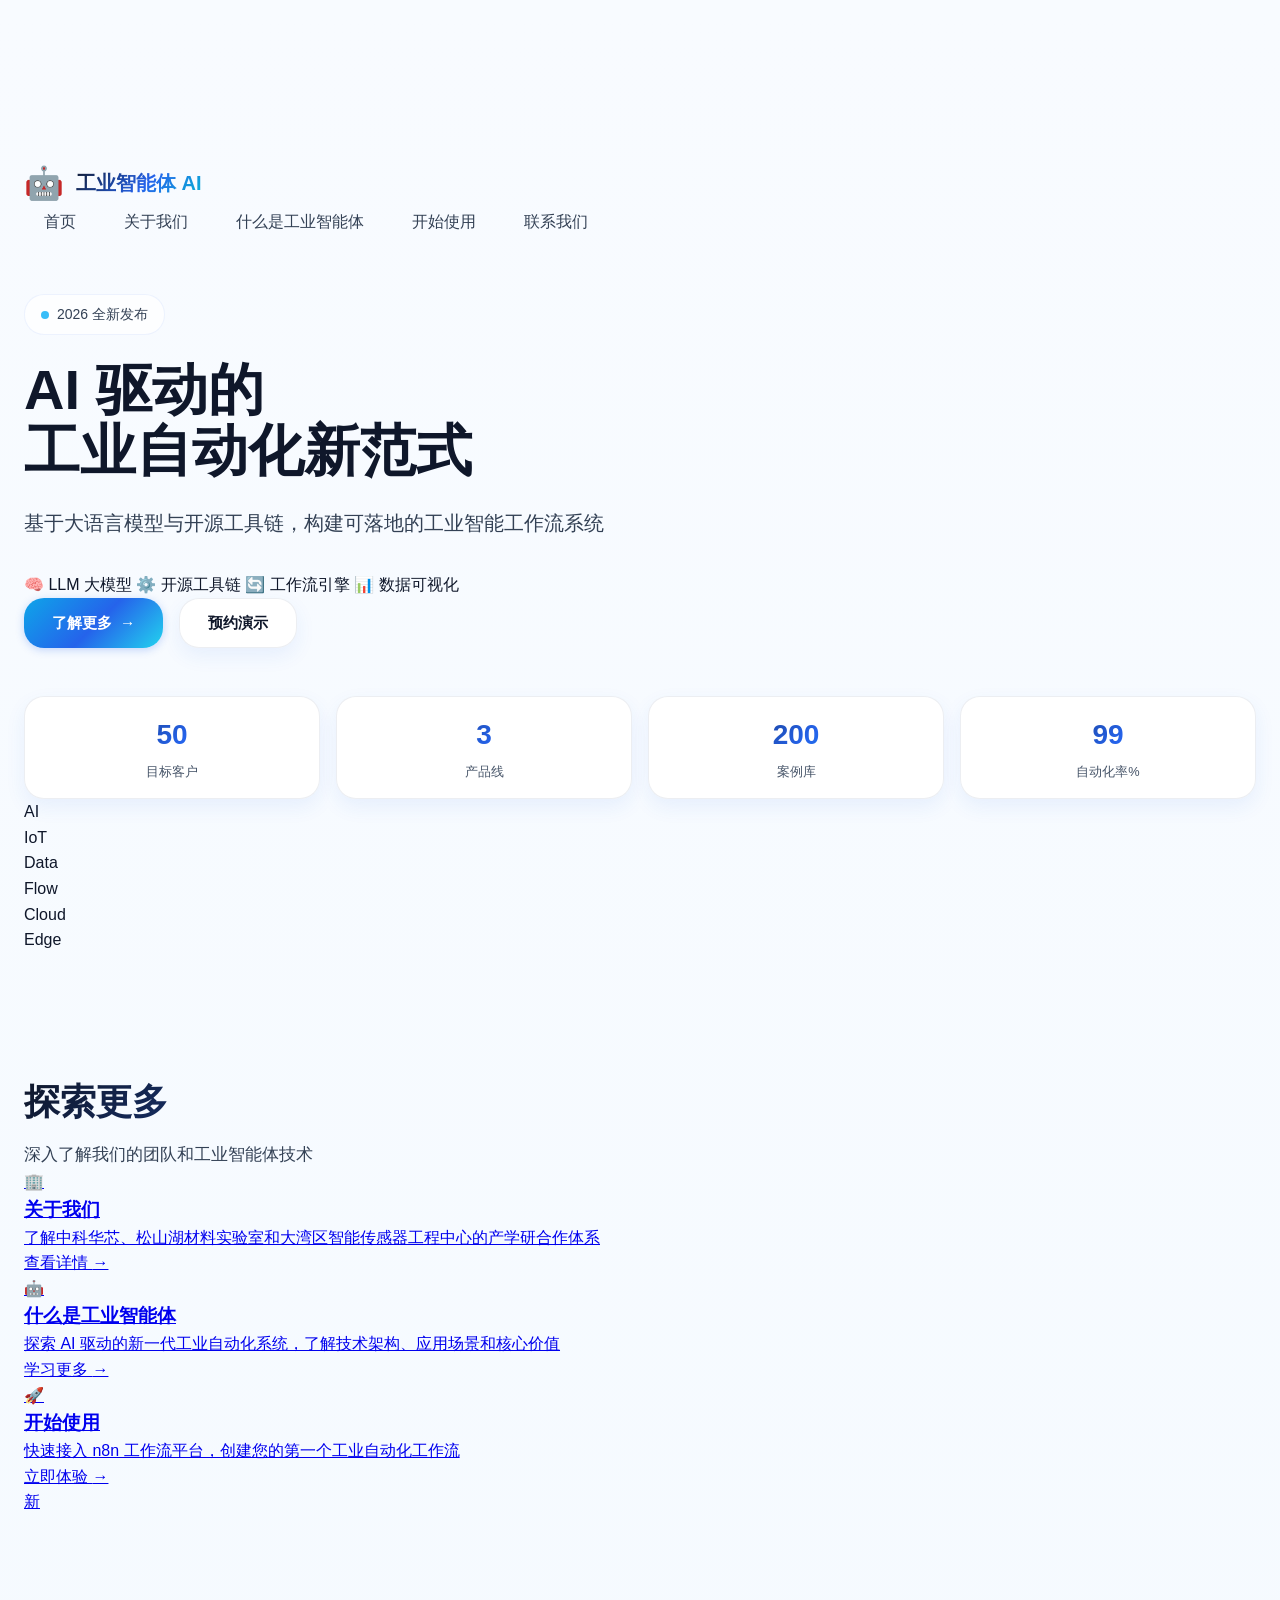
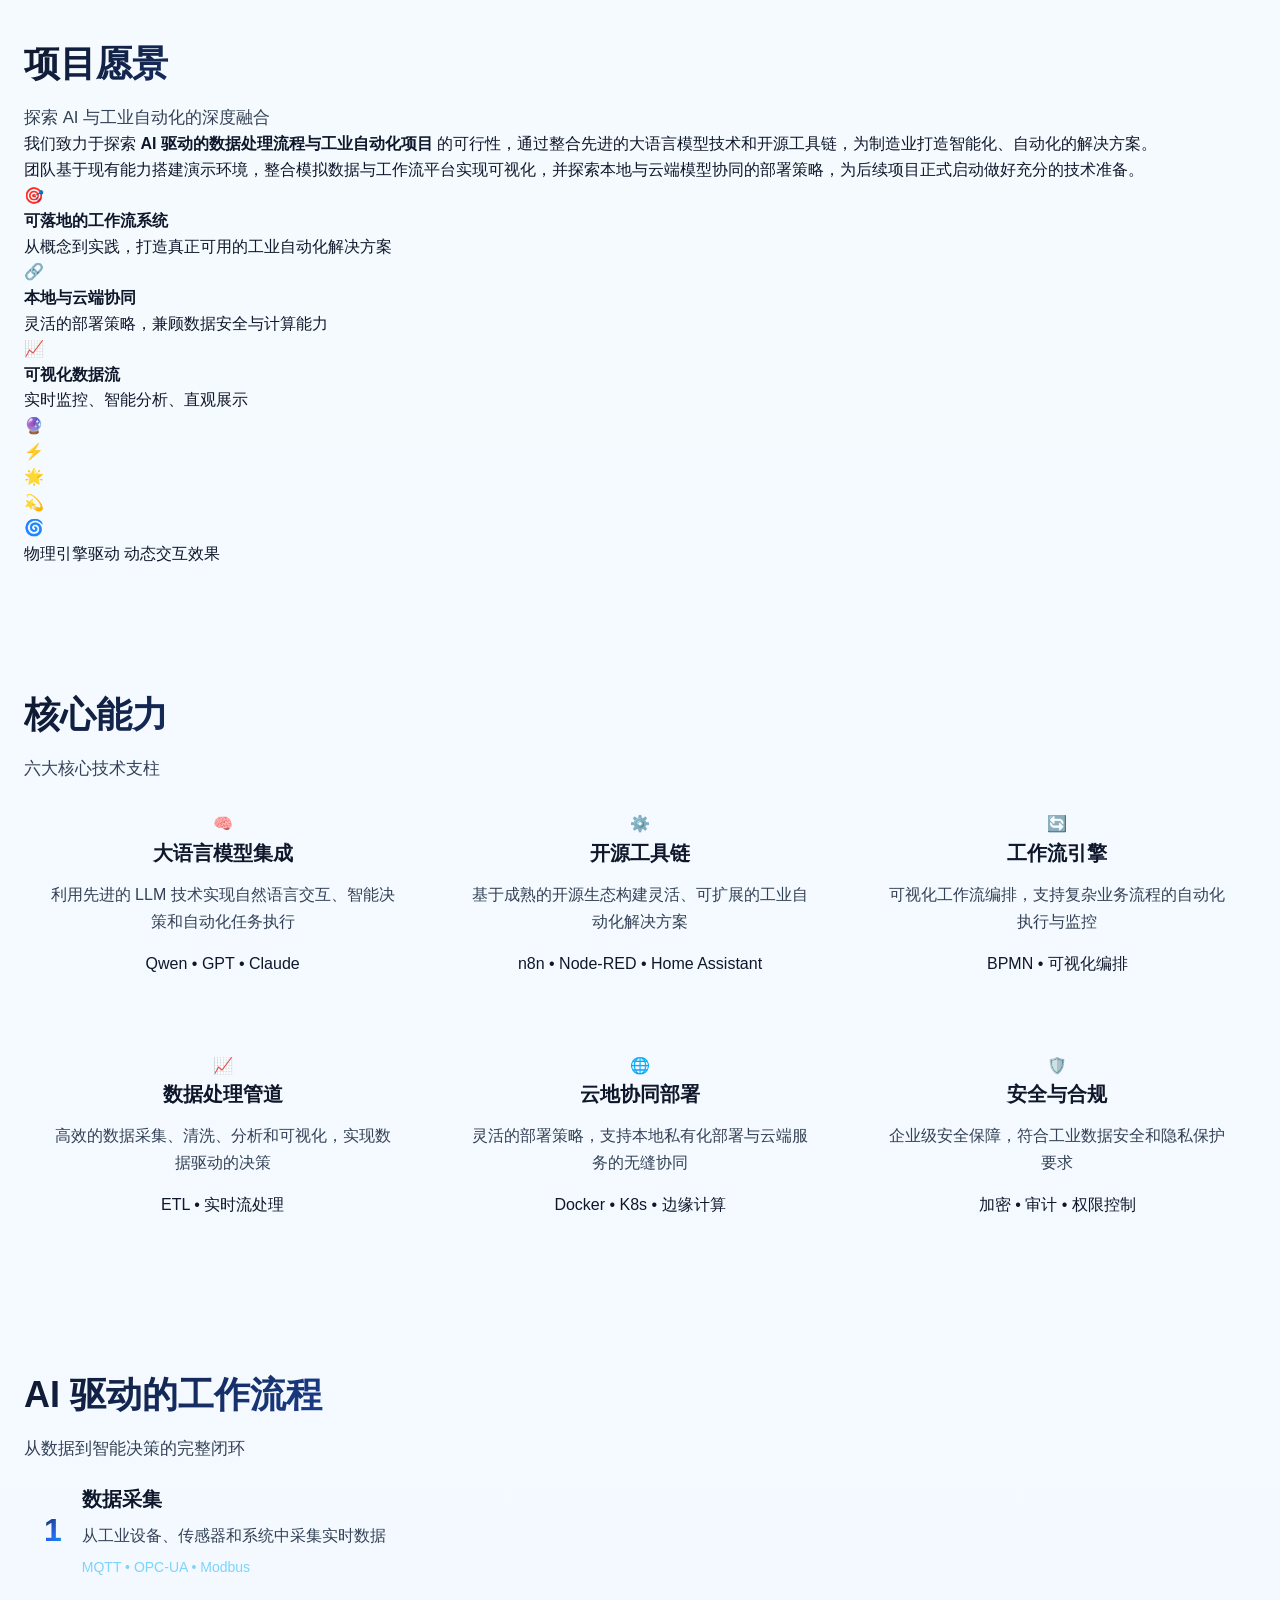
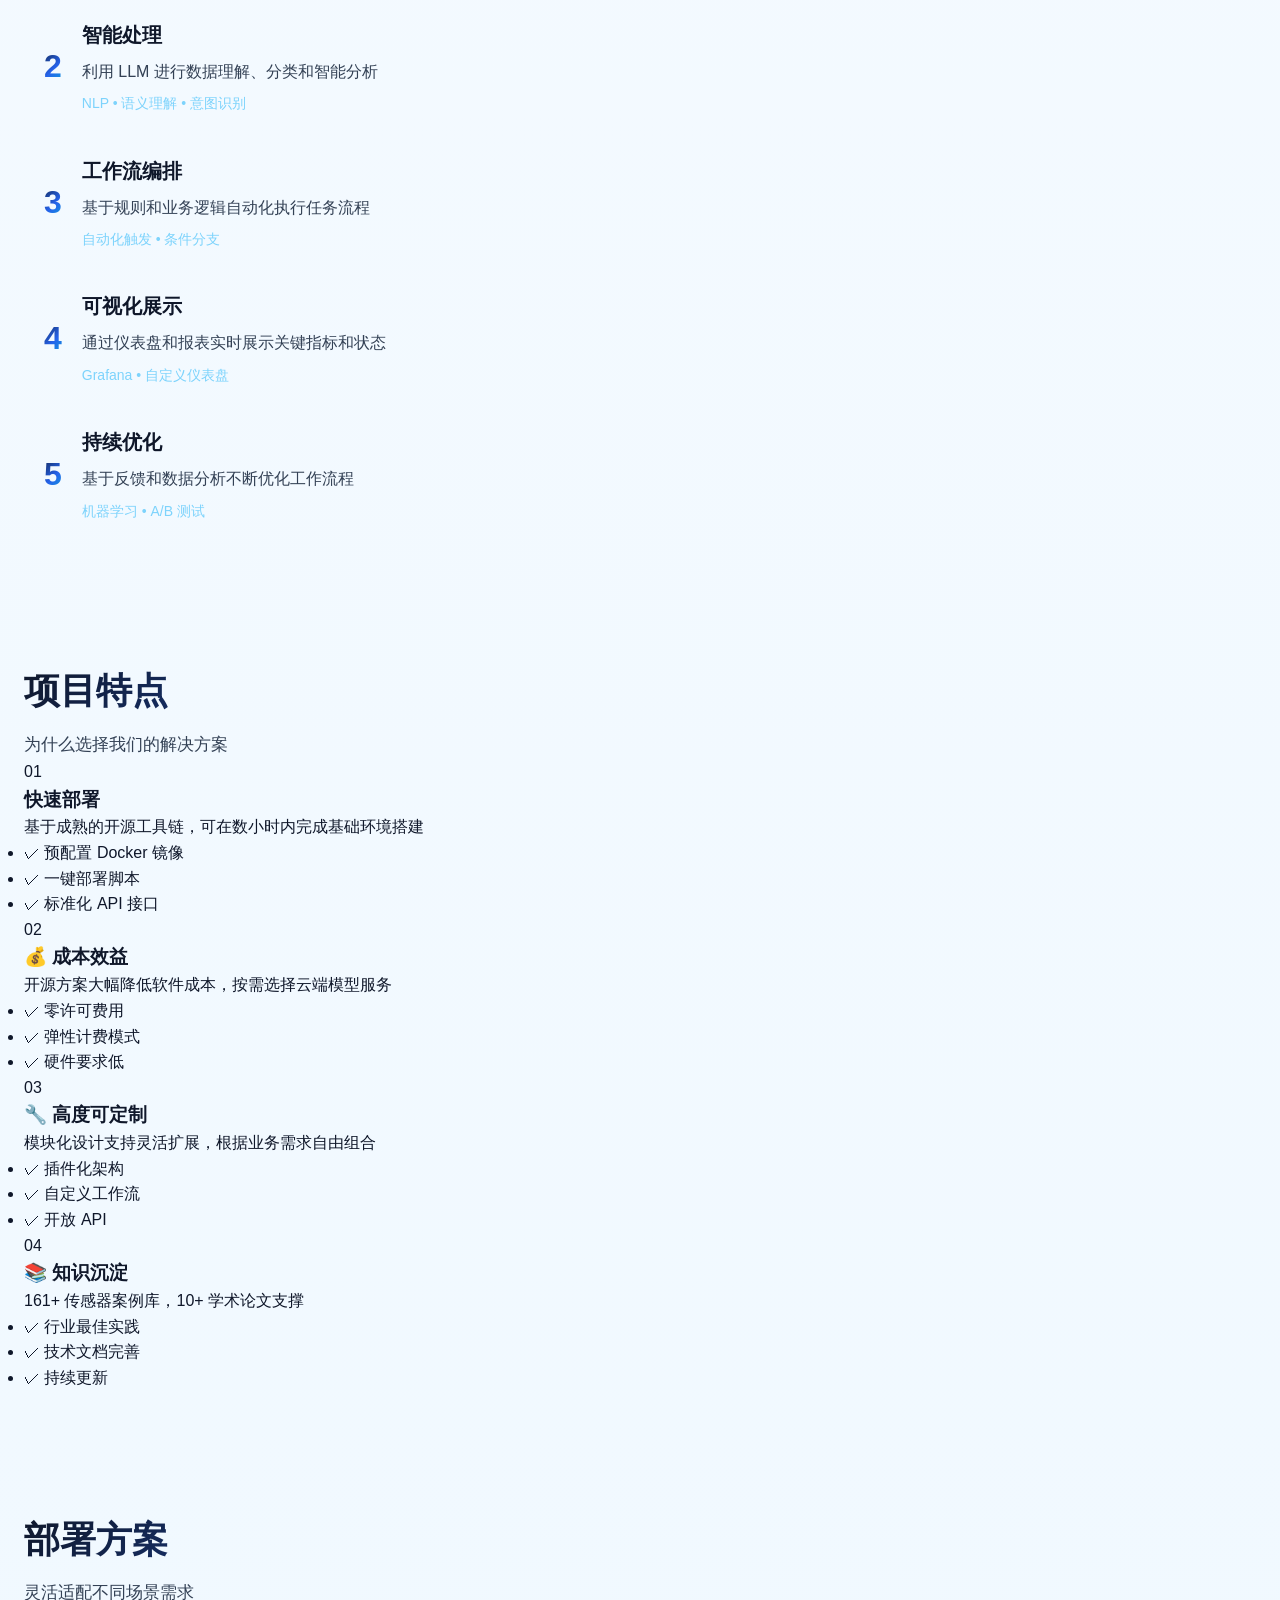
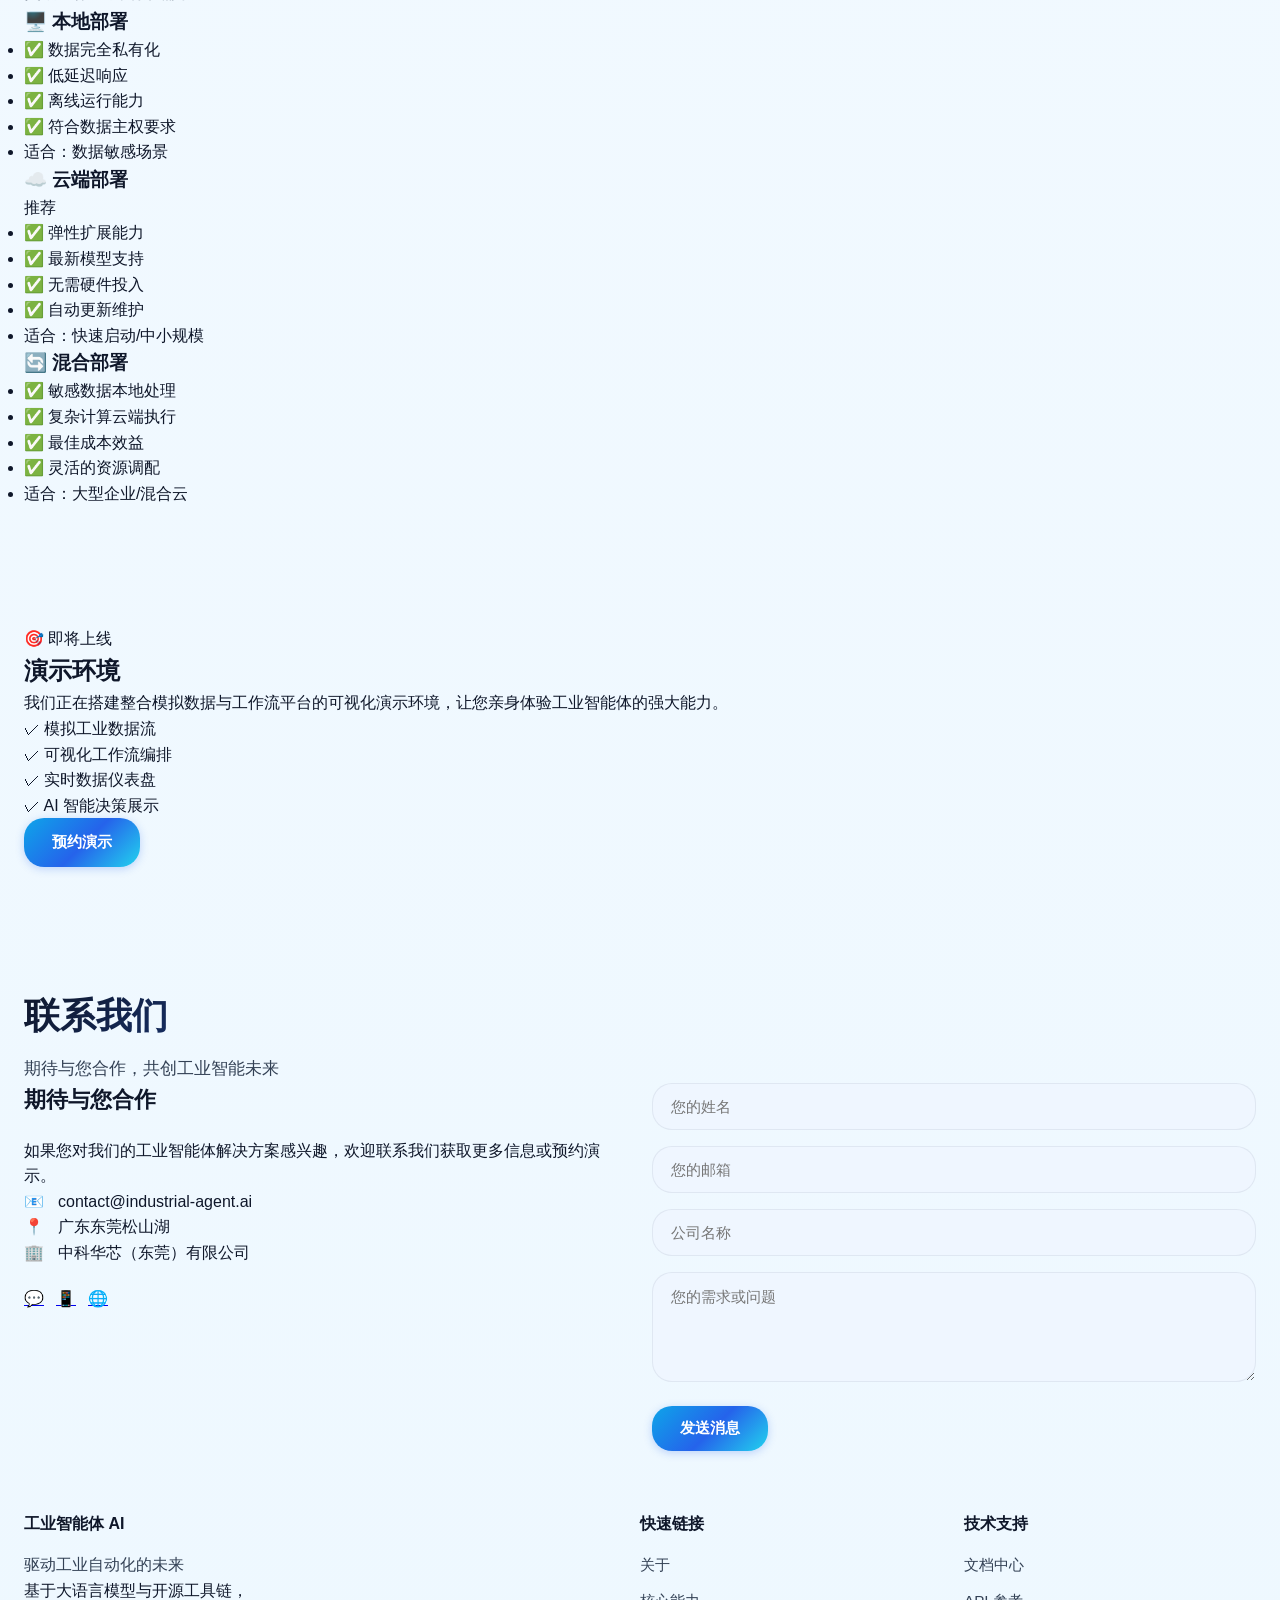
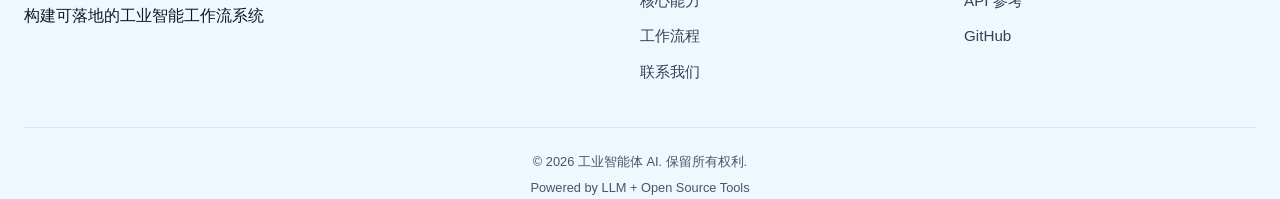
<file: index-old.html>
<!DOCTYPE html>
<html lang="zh-CN">
<head>
    <meta charset="UTF-8">
    <meta name="viewport" content="width=device-width, initial-scale=1.0">
    <title>工业智能体 AI - 驱动工业自动化的未来</title>
    <link rel="stylesheet" href="css/style.css">
</head>
<body>
    <!-- 粒子背景画布 -->
    <canvas id="particles-canvas"></canvas>
    
    <!-- 导航栏 -->
    <nav class="navbar">
        <div class="container">
            <div class="logo">
                <span class="logo-icon">🤖</span>
                <span class="logo-text">工业智能体 AI</span>
            </div>
            <ul class="nav-links">
                <li><a href="#home">首页</a></li>
                <li><a href="about.html">关于我们</a></li>
                <li><a href="industrial-agent.html">什么是工业智能体</a></li>
                <li><a href="getting-started.html">开始使用</a></li>
                <li><a href="#contact">联系我们</a></li>
            </ul>
        </div>
    </nav>

    <!-- 主页横幅 -->
    <section id="home" class="hero">
        <div class="container">
            <div class="hero-content">
                <div class="hero-badge">
                    <span class="badge-dot"></span>
                    <span>2026 全新发布</span>
                </div>
                <h1 class="hero-title">AI 驱动的<br><span class="highlight">工业自动化新范式</span></h1>
                <p class="hero-subtitle">基于大语言模型与开源工具链，构建可落地的工业智能工作流系统</p>
                
                <!-- 技术标签 -->
                <div class="tech-tags">
                    <span class="tech-tag">🧠 LLM 大模型</span>
                    <span class="tech-tag">⚙️ 开源工具链</span>
                    <span class="tech-tag">🔄 工作流引擎</span>
                    <span class="tech-tag">📊 数据可视化</span>
                </div>
                
                <div class="hero-buttons">
                    <a href="#about" class="btn btn-primary">
                        <span>了解更多</span>
                        <span class="btn-arrow">→</span>
                    </a>
                    <a href="#contact" class="btn btn-secondary">预约演示</a>
                </div>
                
                <!-- 统计数据 -->
                <div class="hero-stats">
                    <div class="stat-item">
                        <div class="stat-value" data-target="50">0</div>
                        <div class="stat-label">目标客户</div>
                    </div>
                    <div class="stat-item">
                        <div class="stat-value" data-target="3">0</div>
                        <div class="stat-label">产品线</div>
                    </div>
                    <div class="stat-item">
                        <div class="stat-value" data-target="200">0</div>
                        <div class="stat-label">案例库</div>
                    </div>
                    <div class="stat-item">
                        <div class="stat-value" data-target="99">0</div>
                        <div class="stat-label">自动化率%</div>
                    </div>
                </div>
            </div>
            <div class="hero-image">
                <div class="ai-visual">
                    <!-- 3D 旋转立方体 -->
                    <div class="cube-container">
                        <div class="cube">
                            <div class="face front">AI</div>
                            <div class="face back">IoT</div>
                            <div class="face right">Data</div>
                            <div class="face left">Flow</div>
                            <div class="face top">Cloud</div>
                            <div class="face bottom">Edge</div>
                        </div>
                    </div>
                </div>
            </div>
        </div>
    </section>

    <!-- 页面导航 -->
    <section class="page-navigation">
        <div class="container">
            <h2 class="section-title">探索更多</h2>
            <p class="section-subtitle">深入了解我们的团队和工业智能体技术</p>
            
            <div class="nav-cards">
                <a href="about.html" class="nav-card">
                    <div class="nav-card-icon">🏢</div>
                    <h3>关于我们</h3>
                    <p>了解中科华芯、松山湖材料实验室和大湾区智能传感器工程中心的产学研合作体系</p>
                    <div class="nav-card-footer">
                        <span>查看详情</span>
                        <span class="arrow">→</span>
                    </div>
                </a>
                
                <a href="industrial-agent.html" class="nav-card">
                    <div class="nav-card-icon">🤖</div>
                    <h3>什么是工业智能体</h3>
                    <p>探索 AI 驱动的新一代工业自动化系统，了解技术架构、应用场景和核心价值</p>
                    <div class="nav-card-footer">
                        <span>学习更多</span>
                        <span class="arrow">→</span>
                    </div>
                </a>
                
                <a href="getting-started.html" class="nav-card featured">
                    <div class="nav-card-icon">🚀</div>
                    <h3>开始使用</h3>
                    <p>快速接入 n8n 工作流平台，创建您的第一个工业自动化工作流</p>
                    <div class="nav-card-footer">
                        <span>立即体验</span>
                        <span class="arrow">→</span>
                    </div>
                    <div class="new-badge">新</div>
                </a>
            </div>
        </div>
    </section>

    <!-- 关于我们 -->
    <section id="about" class="about">
        <div class="container">
            <h2 class="section-title">项目愿景</h2>
            <div class="section-subtitle">探索 AI 与工业自动化的深度融合</div>
            
            <div class="about-content">
                <div class="about-text">
                    <p>我们致力于探索 <strong>AI 驱动的数据处理流程与工业自动化项目</strong> 的可行性，通过整合先进的大语言模型技术和开源工具链，为制造业打造智能化、自动化的解决方案。</p>
                    <p>团队基于现有能力搭建演示环境，整合模拟数据与工作流平台实现可视化，并探索本地与云端模型协同的部署策略，为后续项目正式启动做好充分的技术准备。</p>
                    
                    <!-- 项目特点列表 -->
                    <div class="project-highlights">
                        <div class="highlight-item">
                            <span class="highlight-icon">🎯</span>
                            <div>
                                <h4>可落地的工作流系统</h4>
                                <p>从概念到实践，打造真正可用的工业自动化解决方案</p>
                            </div>
                        </div>
                        <div class="highlight-item">
                            <span class="highlight-icon">🔗</span>
                            <div>
                                <h4>本地与云端协同</h4>
                                <p>灵活的部署策略，兼顾数据安全与计算能力</p>
                            </div>
                        </div>
                        <div class="highlight-item">
                            <span class="highlight-icon">📈</span>
                            <div>
                                <h4>可视化数据流</h4>
                                <p>实时监控、智能分析、直观展示</p>
                            </div>
                        </div>
                    </div>
                </div>
                
                <!-- 物理效果展示区 -->
                <div class="physics-demo">
                    <div class="physics-container">
                        <div class="floating-element" data-speed="1">🔮</div>
                        <div class="floating-element" data-speed="2">⚡</div>
                        <div class="floating-element" data-speed="3">🌟</div>
                        <div class="floating-element" data-speed="1">💫</div>
                        <div class="floating-element" data-speed="2">🌀</div>
                    </div>
                    <div class="physics-label">
                        <span>物理引擎驱动</span>
                        <span>动态交互效果</span>
                    </div>
                </div>
            </div>
        </div>
    </section>

    <!-- 核心能力 -->
    <section id="features" class="features">
        <div class="container">
            <h2 class="section-title">核心能力</h2>
            <div class="section-subtitle">六大核心技术支柱</div>
            
            <div class="features-grid">
                <div class="feature-card" data-tilt>
                    <div class="feature-icon">🧠</div>
                    <h3>大语言模型集成</h3>
                    <p>利用先进的 LLM 技术实现自然语言交互、智能决策和自动化任务执行</p>
                    <div class="feature-tech">Qwen • GPT • Claude</div>
                </div>
                <div class="feature-card" data-tilt>
                    <div class="feature-icon">⚙️</div>
                    <h3>开源工具链</h3>
                    <p>基于成熟的开源生态构建灵活、可扩展的工业自动化解决方案</p>
                    <div class="feature-tech">n8n • Node-RED • Home Assistant</div>
                </div>
                <div class="feature-card" data-tilt>
                    <div class="feature-icon">🔄</div>
                    <h3>工作流引擎</h3>
                    <p>可视化工作流编排，支持复杂业务流程的自动化执行与监控</p>
                    <div class="feature-tech">BPMN • 可视化编排</div>
                </div>
                <div class="feature-card" data-tilt>
                    <div class="feature-icon">📈</div>
                    <h3>数据处理管道</h3>
                    <p>高效的数据采集、清洗、分析和可视化，实现数据驱动的决策</p>
                    <div class="feature-tech">ETL • 实时流处理</div>
                </div>
                <div class="feature-card" data-tilt>
                    <div class="feature-icon">🌐</div>
                    <h3>云地协同部署</h3>
                    <p>灵活的部署策略，支持本地私有化部署与云端服务的无缝协同</p>
                    <div class="feature-tech">Docker • K8s • 边缘计算</div>
                </div>
                <div class="feature-card" data-tilt>
                    <div class="feature-icon">🛡️</div>
                    <h3>安全与合规</h3>
                    <p>企业级安全保障，符合工业数据安全和隐私保护要求</p>
                    <div class="feature-tech">加密 • 审计 • 权限控制</div>
                </div>
            </div>
        </div>
    </section>

    <!-- 工作流程 -->
    <section id="workflow" class="workflow">
        <div class="container">
            <h2 class="section-title">AI 驱动的工作流程</h2>
            <div class="section-subtitle">从数据到智能决策的完整闭环</div>
            
            <div class="workflow-timeline">
                <div class="workflow-step">
                    <div class="step-number">1</div>
                    <div class="step-content">
                        <h3>数据采集</h3>
                        <p>从工业设备、传感器和系统中采集实时数据</p>
                        <div class="step-tech">MQTT • OPC-UA • Modbus</div>
                    </div>
                    <div class="step-glow"></div>
                </div>
                <div class="workflow-step">
                    <div class="step-number">2</div>
                    <div class="step-content">
                        <h3>智能处理</h3>
                        <p>利用 LLM 进行数据理解、分类和智能分析</p>
                        <div class="step-tech">NLP • 语义理解 • 意图识别</div>
                    </div>
                    <div class="step-glow"></div>
                </div>
                <div class="workflow-step">
                    <div class="step-number">3</div>
                    <div class="step-content">
                        <h3>工作流编排</h3>
                        <p>基于规则和业务逻辑自动化执行任务流程</p>
                        <div class="step-tech">自动化触发 • 条件分支</div>
                    </div>
                    <div class="step-glow"></div>
                </div>
                <div class="workflow-step">
                    <div class="step-number">4</div>
                    <div class="step-content">
                        <h3>可视化展示</h3>
                        <p>通过仪表盘和报表实时展示关键指标和状态</p>
                        <div class="step-tech">Grafana • 自定义仪表盘</div>
                    </div>
                    <div class="step-glow"></div>
                </div>
                <div class="workflow-step">
                    <div class="step-number">5</div>
                    <div class="step-content">
                        <h3>持续优化</h3>
                        <p>基于反馈和数据分析不断优化工作流程</p>
                        <div class="step-tech">机器学习 • A/B 测试</div>
                    </div>
                    <div class="step-glow"></div>
                </div>
            </div>
        </div>
    </section>

    <!-- 项目特点 -->
    <section class="highlights">
        <div class="container">
            <h2 class="section-title">项目特点</h2>
            <div class="section-subtitle">为什么选择我们的解决方案</div>
            
            <div class="highlights-grid">
                <div class="highlight-card">
                    <div class="highlight-number">01</div>
                    <div class="highlight-content">
                        <h3> 快速部署</h3>
                        <p>基于成熟的开源工具链，可在数小时内完成基础环境搭建</p>
                        <ul class="highlight-list">
                            <li>✓ 预配置 Docker 镜像</li>
                            <li>✓ 一键部署脚本</li>
                            <li>✓ 标准化 API 接口</li>
                        </ul>
                    </div>
                </div>
                <div class="highlight-card">
                    <div class="highlight-number">02</div>
                    <div class="highlight-content">
                        <h3>💰 成本效益</h3>
                        <p>开源方案大幅降低软件成本，按需选择云端模型服务</p>
                        <ul class="highlight-list">
                            <li>✓ 零许可费用</li>
                            <li>✓ 弹性计费模式</li>
                            <li>✓ 硬件要求低</li>
                        </ul>
                    </div>
                </div>
                <div class="highlight-card">
                    <div class="highlight-number">03</div>
                    <div class="highlight-content">
                        <h3>🔧 高度可定制</h3>
                        <p>模块化设计支持灵活扩展，根据业务需求自由组合</p>
                        <ul class="highlight-list">
                            <li>✓ 插件化架构</li>
                            <li>✓ 自定义工作流</li>
                            <li>✓ 开放 API</li>
                        </ul>
                    </div>
                </div>
                <div class="highlight-card">
                    <div class="highlight-number">04</div>
                    <div class="highlight-content">
                        <h3>📚 知识沉淀</h3>
                        <p>161+ 传感器案例库，10+ 学术论文支撑</p>
                        <ul class="highlight-list">
                            <li>✓ 行业最佳实践</li>
                            <li>✓ 技术文档完善</li>
                            <li>✓ 持续更新</li>
                        </ul>
                    </div>
                </div>
            </div>
        </div>
    </section>

    <!-- 部署方案 -->
    <section id="deployment" class="deployment">
        <div class="container">
            <h2 class="section-title">部署方案</h2>
            <div class="section-subtitle">灵活适配不同场景需求</div>
            
            <div class="deployment-options">
                <div class="deployment-card">
                    <div class="deployment-header">
                        <h3>🖥️ 本地部署</h3>
                    </div>
                    <ul class="deployment-features">
                        <li>✅ 数据完全私有化</li>
                        <li>✅ 低延迟响应</li>
                        <li>✅ 离线运行能力</li>
                        <li>✅ 符合数据主权要求</li>
                        <li class="deployment-spec">适合：数据敏感场景</li>
                    </ul>
                </div>
                <div class="deployment-card featured">
                    <div class="deployment-header">
                        <h3>☁️ 云端部署</h3>
                        <span class="featured-badge">推荐</span>
                    </div>
                    <ul class="deployment-features">
                        <li>✅ 弹性扩展能力</li>
                        <li>✅ 最新模型支持</li>
                        <li>✅ 无需硬件投入</li>
                        <li>✅ 自动更新维护</li>
                        <li class="deployment-spec">适合：快速启动/中小规模</li>
                    </ul>
                </div>
                <div class="deployment-card">
                    <div class="deployment-header">
                        <h3>🔄 混合部署</h3>
                    </div>
                    <ul class="deployment-features">
                        <li>✅ 敏感数据本地处理</li>
                        <li>✅ 复杂计算云端执行</li>
                        <li>✅ 最佳成本效益</li>
                        <li>✅ 灵活的资源调配</li>
                        <li class="deployment-spec">适合：大型企业/混合云</li>
                    </ul>
                </div>
            </div>
        </div>
    </section>

    <!-- 演示环境 -->
    <section class="demo">
        <div class="container">
            <div class="demo-content">
                <div class="demo-badge">🎯 即将上线</div>
                <h2>演示环境</h2>
                <p>我们正在搭建整合模拟数据与工作流平台的可视化演示环境，让您亲身体验工业智能体的强大能力。</p>
                <div class="demo-features">
                    <div class="demo-feature">
                        <span class="check">✓</span>
                        <span>模拟工业数据流</span>
                    </div>
                    <div class="demo-feature">
                        <span class="check">✓</span>
                        <span>可视化工作流编排</span>
                    </div>
                    <div class="demo-feature">
                        <span class="check">✓</span>
                        <span>实时数据仪表盘</span>
                    </div>
                    <div class="demo-feature">
                        <span class="check">✓</span>
                        <span>AI 智能决策展示</span>
                    </div>
                </div>
                <a href="#contact" class="btn btn-primary demo-btn">预约演示</a>
            </div>
        </div>
    </section>

    <!-- 联系我们 -->
    <section id="contact" class="contact">
        <div class="container">
            <h2 class="section-title">联系我们</h2>
            <div class="section-subtitle">期待与您合作，共创工业智能未来</div>
            
            <div class="contact-content">
                <div class="contact-info">
                    <h3>期待与您合作</h3>
                    <p>如果您对我们的工业智能体解决方案感兴趣，欢迎联系我们获取更多信息或预约演示。</p>
                    <div class="contact-details">
                        <div class="contact-item">
                            <span class="icon">📧</span>
                            <span>contact@industrial-agent.ai</span>
                        </div>
                        <div class="contact-item">
                            <span class="icon">📍</span>
                            <span>广东东莞松山湖</span>
                        </div>
                        <div class="contact-item">
                            <span class="icon">🏢</span>
                            <span>中科华芯（东莞）有限公司</span>
                        </div>
                    </div>
                    
                    <!-- 社交媒体 -->
                    <div class="social-links">
                        <a href="#" class="social-link">💬</a>
                        <a href="#" class="social-link">📱</a>
                        <a href="#" class="social-link">🌐</a>
                    </div>
                </div>
                <div class="contact-form">
                    <form>
                        <div class="form-group">
                            <input type="text" placeholder="您的姓名" required>
                        </div>
                        <div class="form-group">
                            <input type="email" placeholder="您的邮箱" required>
                        </div>
                        <div class="form-group">
                            <input type="text" placeholder="公司名称">
                        </div>
                        <div class="form-group">
                            <textarea placeholder="您的需求或问题" rows="4"></textarea>
                        </div>
                        <button type="submit" class="btn btn-primary">发送消息</button>
                    </form>
                </div>
            </div>
        </div>
    </section>

    <!-- 页脚 -->
    <footer class="footer">
        <div class="container">
            <div class="footer-content">
                <div class="footer-section">
                    <h4>工业智能体 AI</h4>
                    <p>驱动工业自动化的未来</p>
                    <div class="footer-desc">
                        基于大语言模型与开源工具链，<br>构建可落地的工业智能工作流系统
                    </div>
                </div>
                <div class="footer-section">
                    <h4>快速链接</h4>
                    <ul>
                        <li><a href="#about">关于</a></li>
                        <li><a href="#features">核心能力</a></li>
                        <li><a href="#workflow">工作流程</a></li>
                        <li><a href="#contact">联系我们</a></li>
                    </ul>
                </div>
                <div class="footer-section">
                    <h4>技术支持</h4>
                    <ul>
                        <li><a href="#">文档中心</a></li>
                        <li><a href="#">API 参考</a></li>
                        <li><a href="#">GitHub</a></li>
                    </ul>
                </div>
            </div>
            <div class="footer-bottom">
                <p>&copy; 2026 工业智能体 AI. 保留所有权利.</p>
                <p class="footer-tech">Powered by LLM + Open Source Tools</p>
            </div>
        </div>
    </footer>

    <script src="js/main.js"></script>
</body>
</html>
</file>
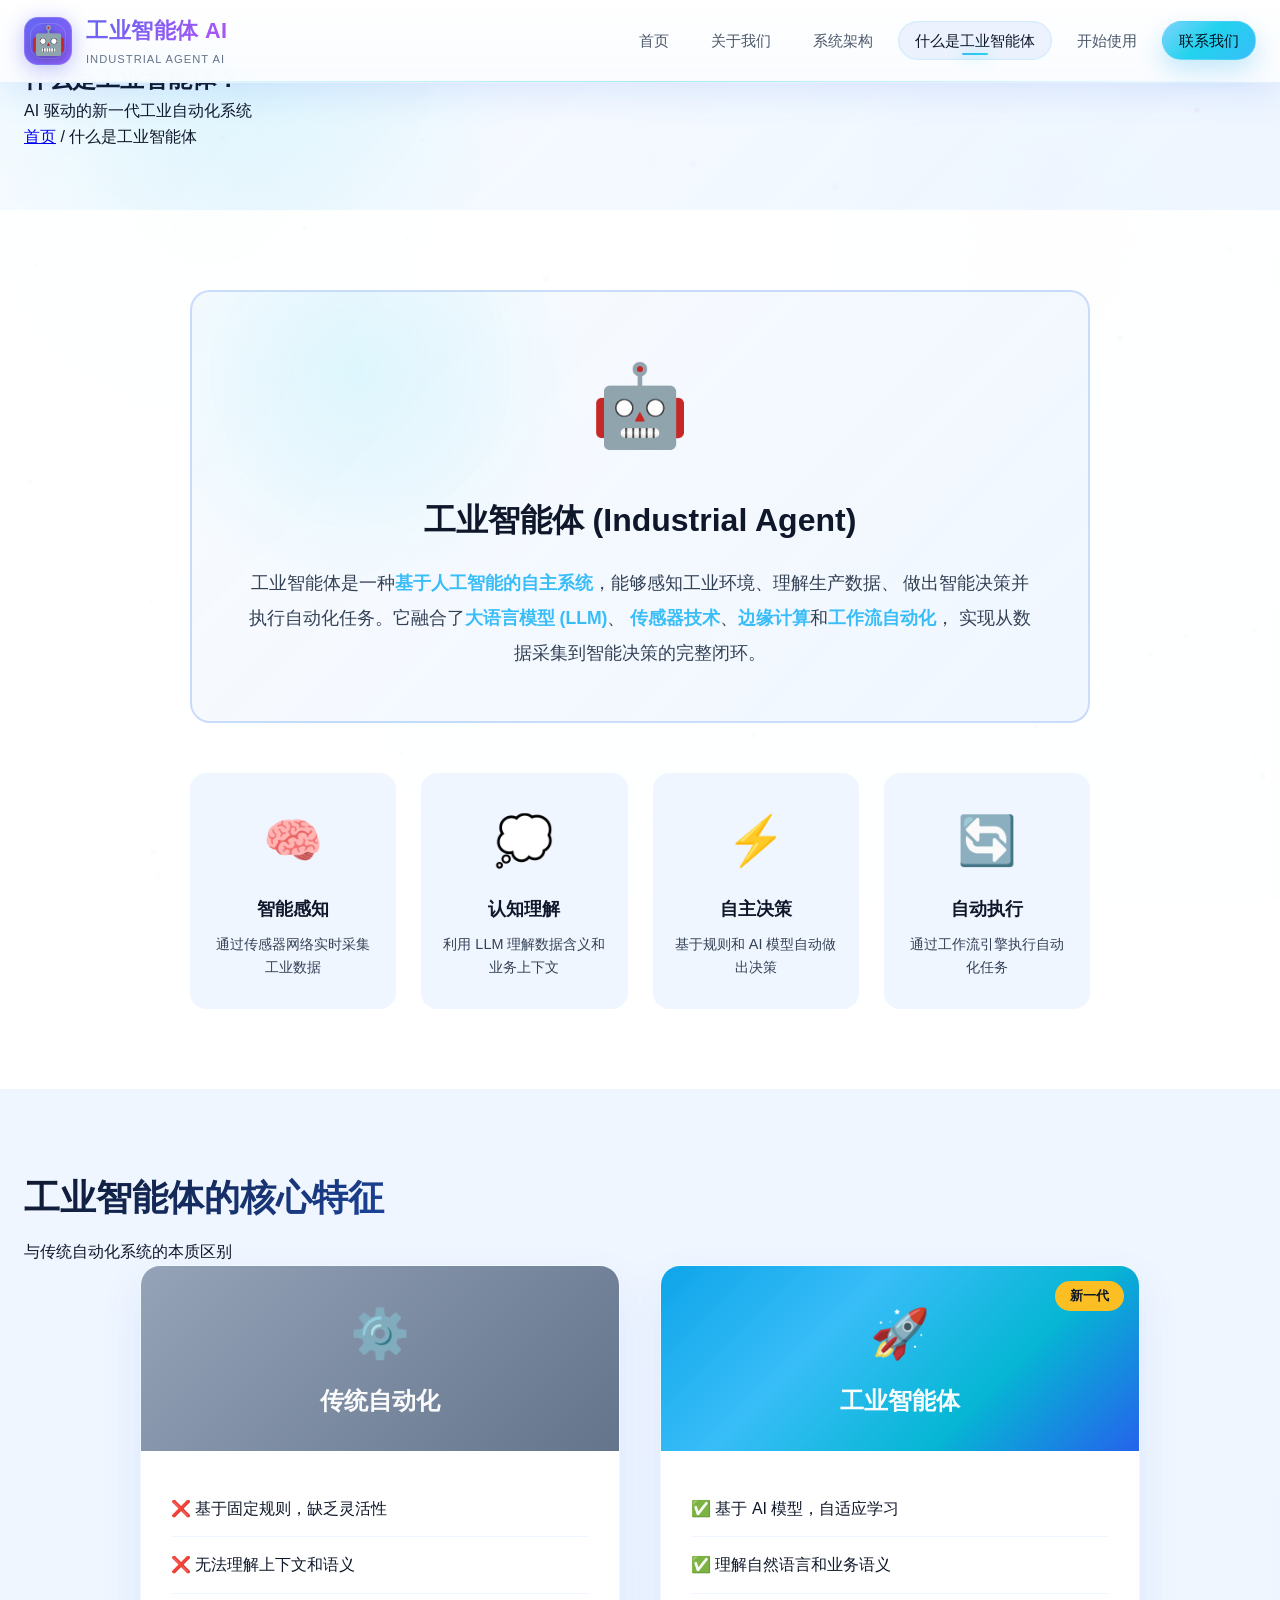
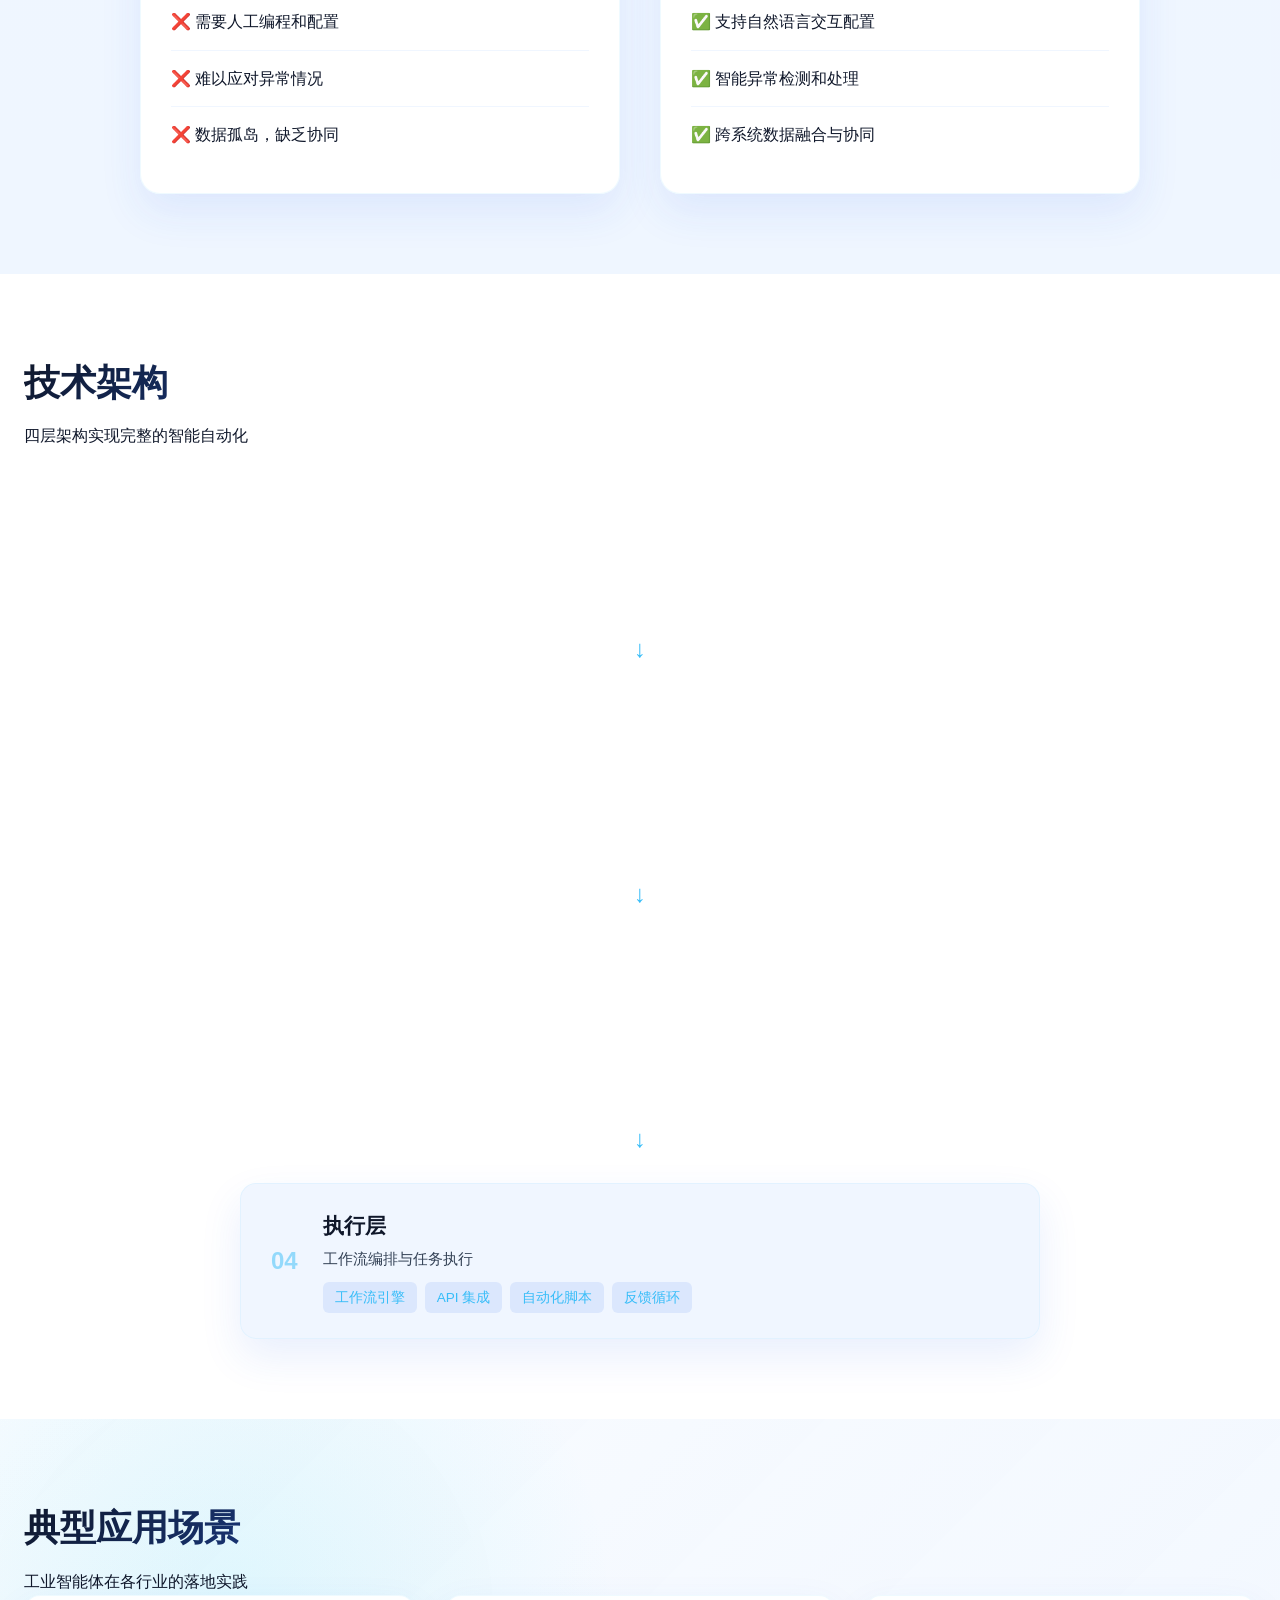
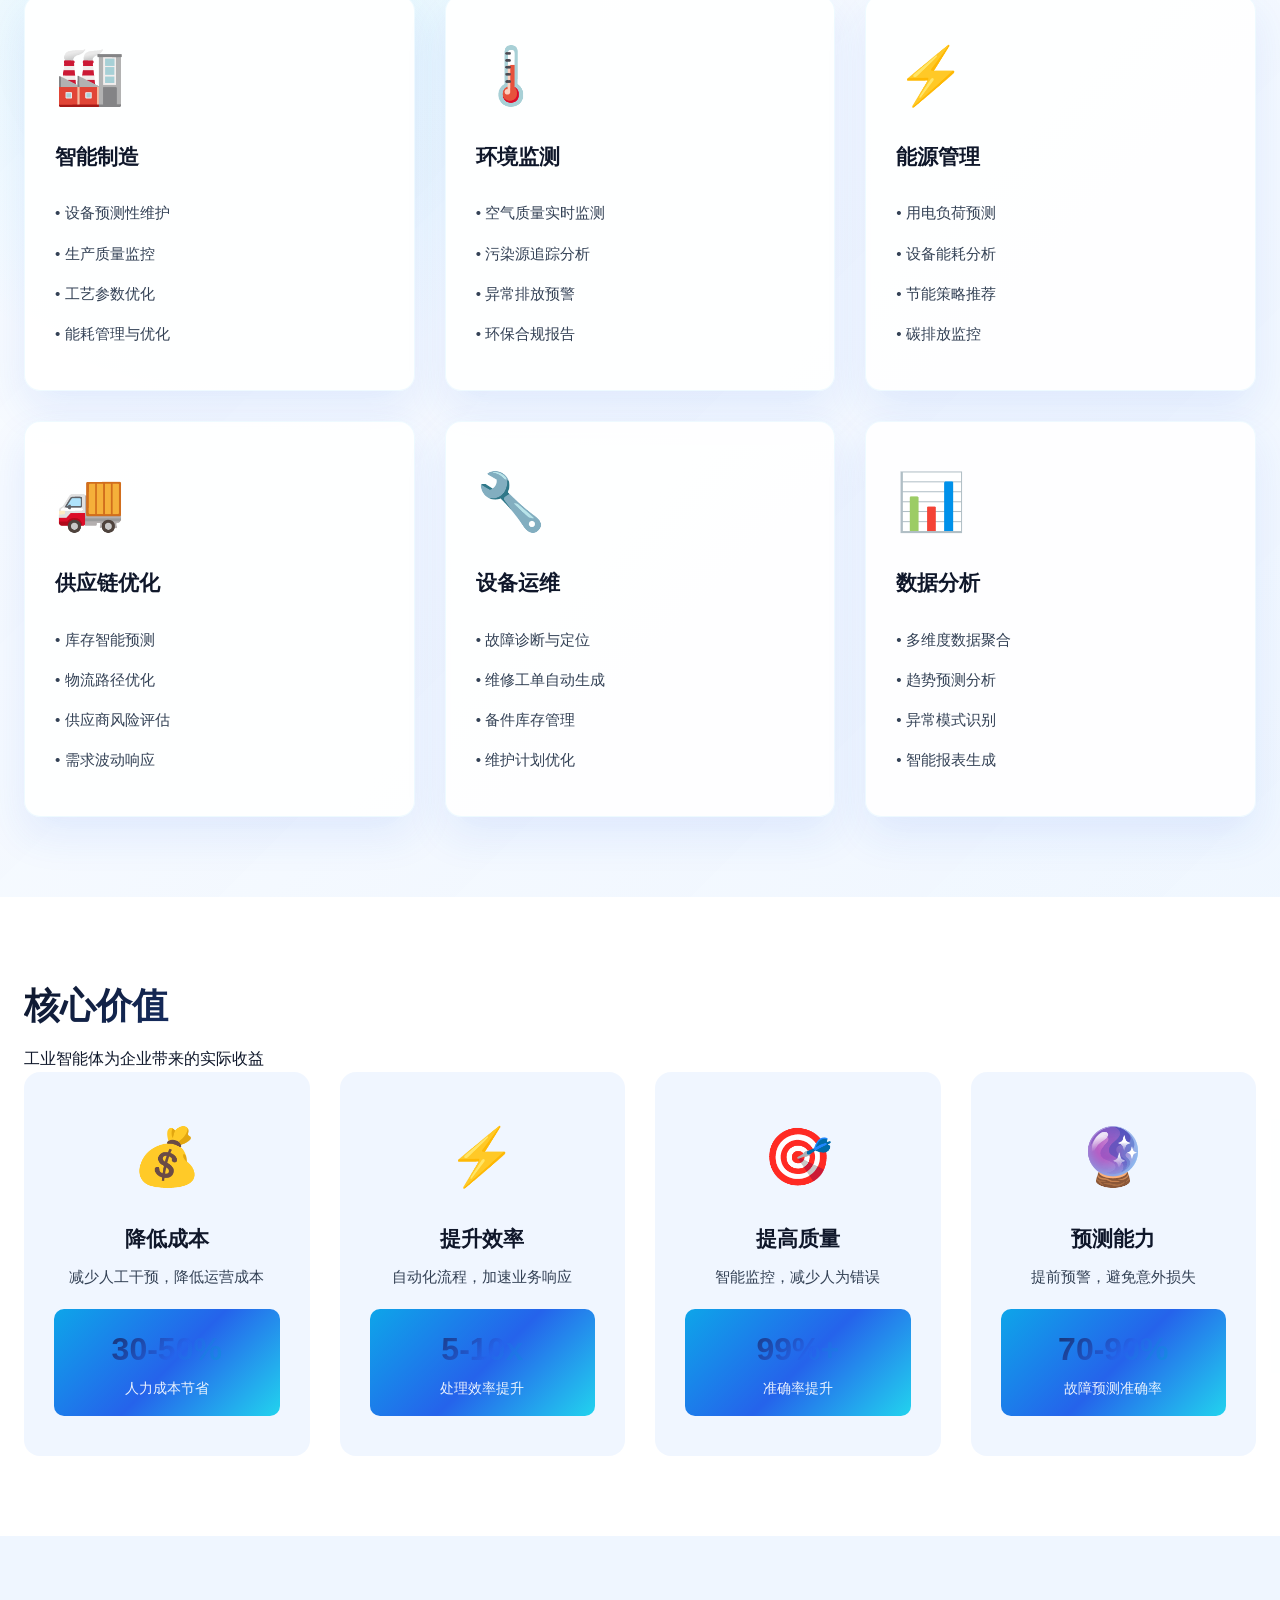
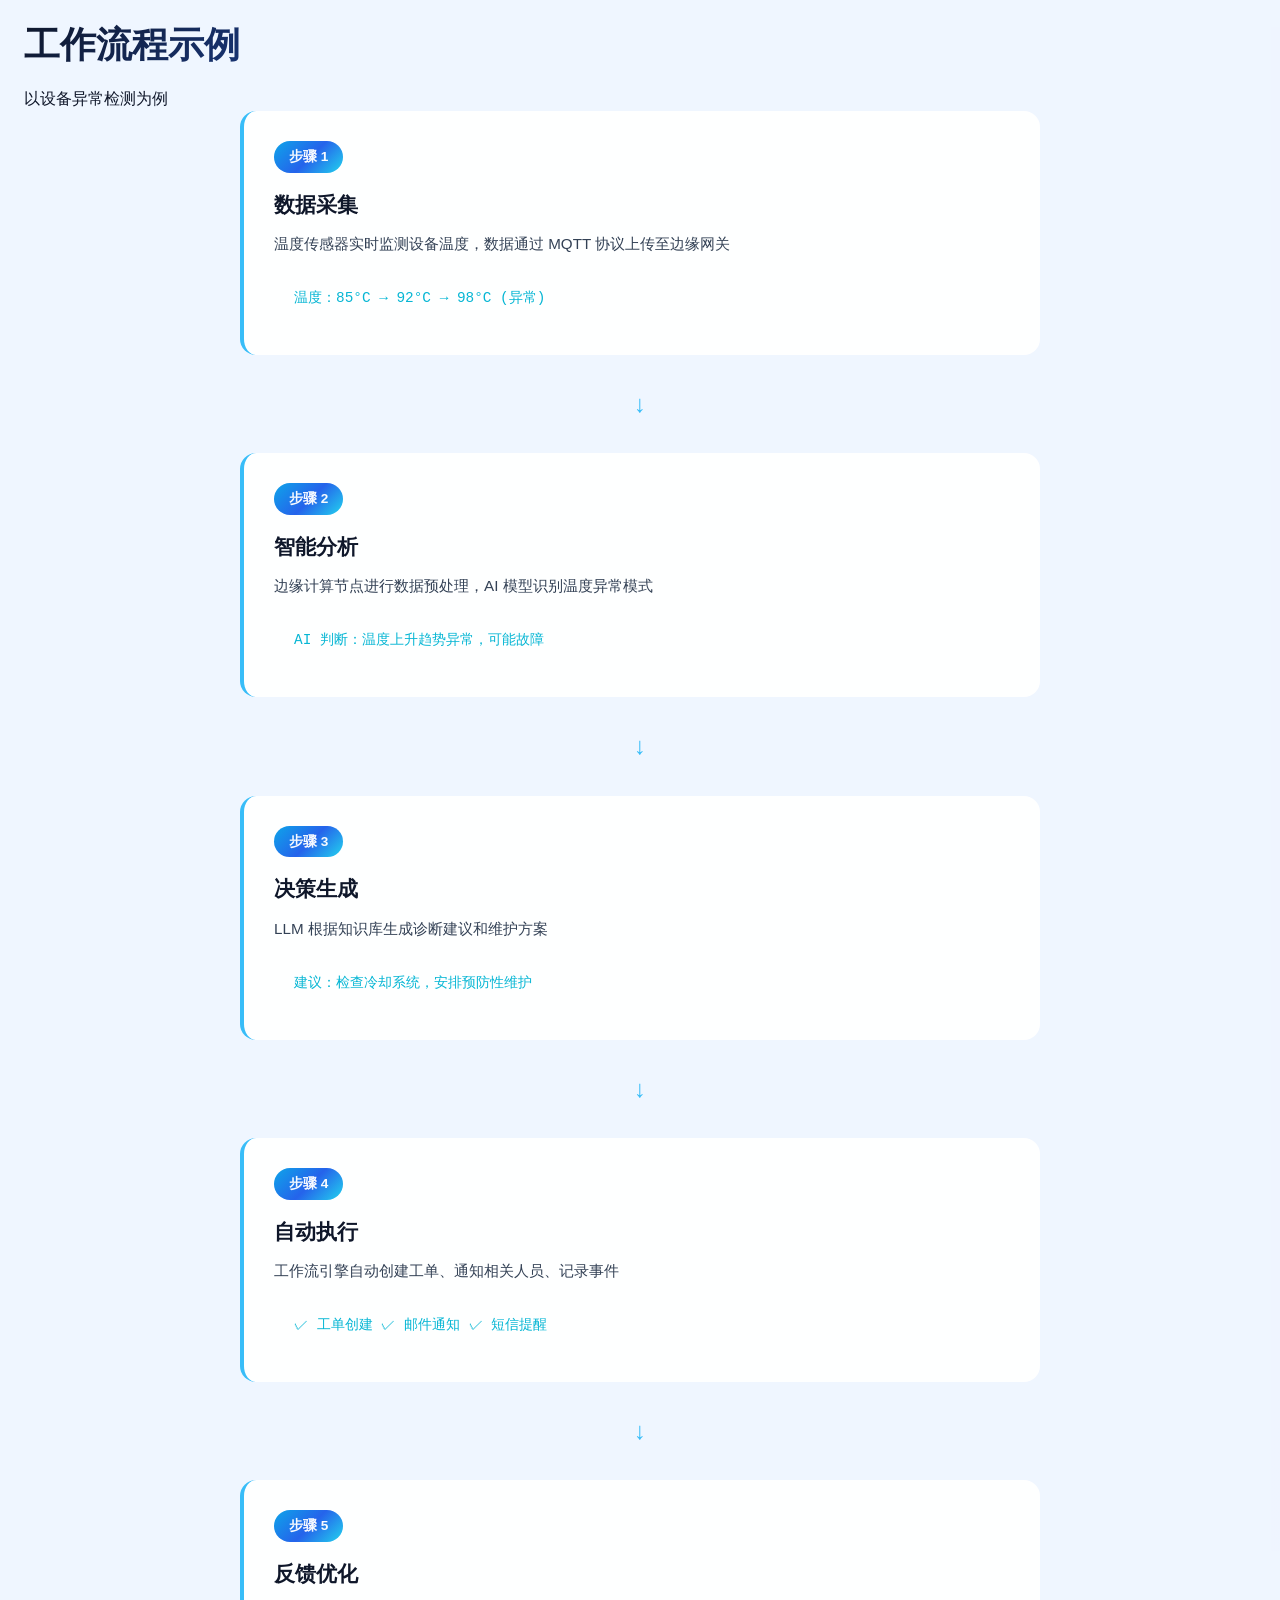
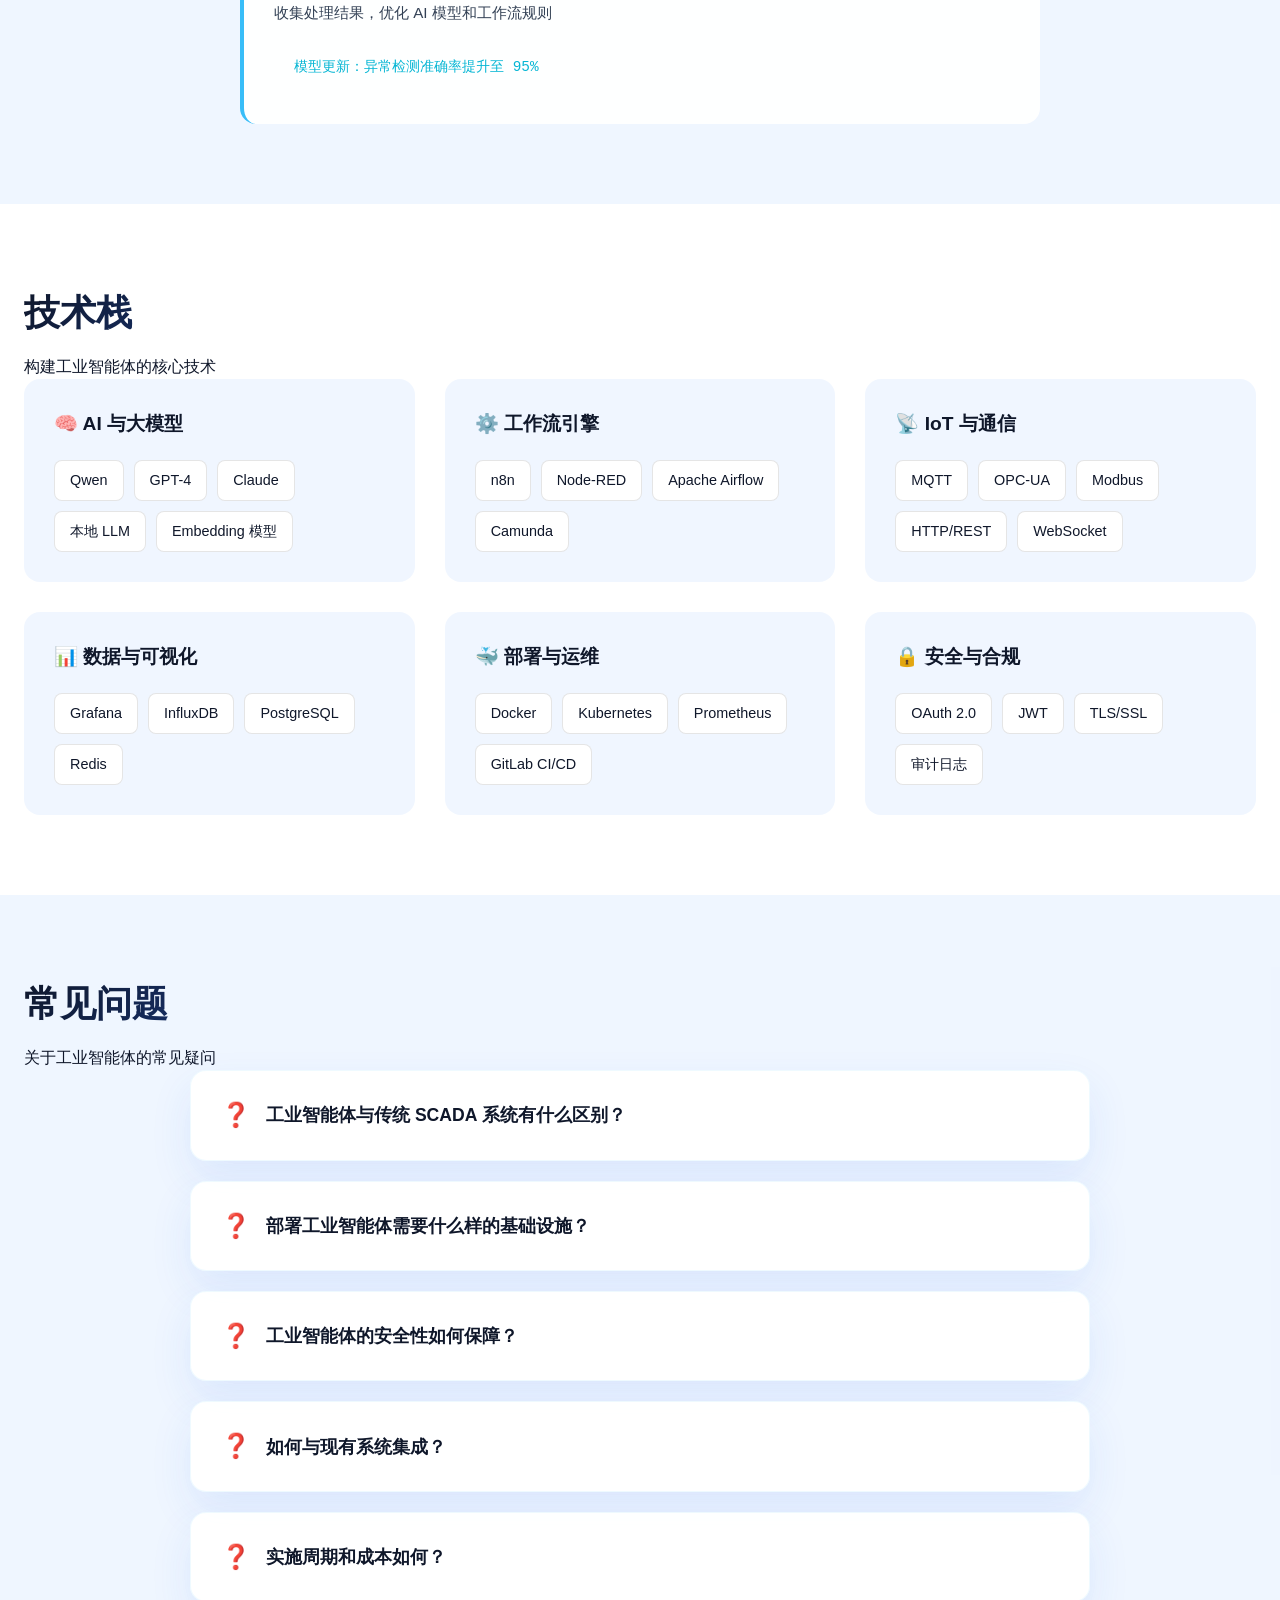
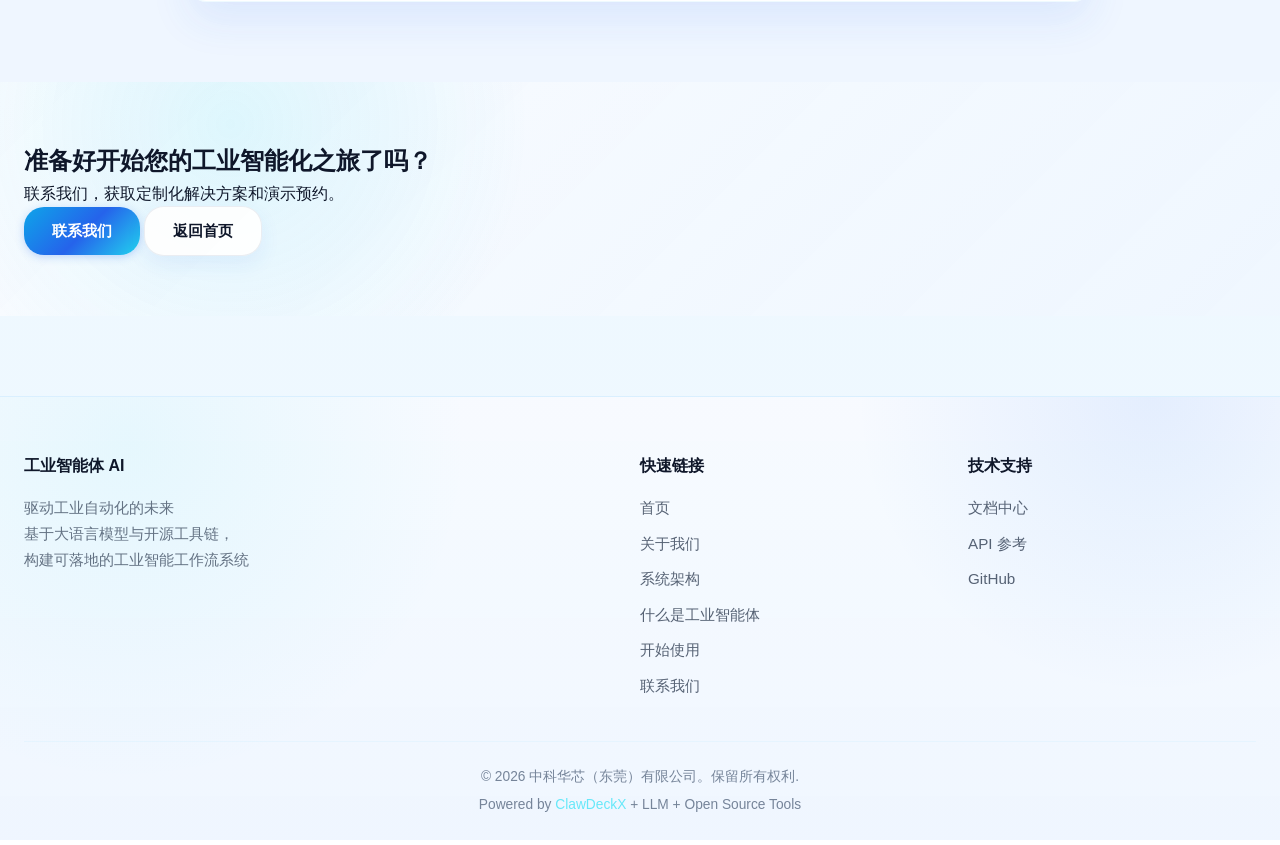
<file: industrial-agent.html>
<!DOCTYPE html>
<html lang="zh-CN">
<head>
    <meta charset="UTF-8">
    <meta name="viewport" content="width=device-width, initial-scale=1.0">
    <title>什么是工业智能体 - 工业智能体 AI</title>
    <link rel="stylesheet" href="css/style.css">
    <link rel="stylesheet" href="css/global-nav.css">
    <link rel="stylesheet" href="css/ia-page.css">
    <link rel="stylesheet" href="css/logo.css">
    <link rel="stylesheet" href="css/effects.css">
</head>
<body>
    <div class="dynamic-bg"></div>
    <div class="floating-orbs">
        <div class="orb orb-1"></div>
        <div class="orb orb-2"></div>
        <div class="orb orb-3"></div>
        <div class="orb orb-4"></div>
    </div>
    <!-- 粒子背景画布 -->
    <canvas id="particles-canvas"></canvas>
    
    <!-- 导航栏 -->
    <nav class="navbar-glass">
        <div class="container">
            <a href="index.html" class="logo">
                <div class="logo-icon-wrapper">
                    <span class="logo-icon">🤖</span>
                </div>
                <div class="logo-content">
                    <span class="logo-text">工业智能体 AI</span>
                    <span class="logo-subtitle">INDUSTRIAL AGENT AI</span>
                </div>
            </a>
            <ul class="nav-links">
                <li><a href="index.html">首页</a></li>
                <li><a href="about.html">关于我们</a></li>
                <li><a href="architecture.html">系统架构</a></li>
                <li><a href="industrial-agent.html">什么是工业智能体</a></li>
                <li><a href="getting-started.html">开始使用</a></li>
                <li><a href="index.html#contact" class="btn-nav">联系我们</a></li>
            </ul>
            <button class="mobile-menu-btn" onclick="toggleMobileMenu()">
                <span></span>
                <span></span>
                <span></span>
            </button>
        </div>
    </nav>

    <!-- 页面横幅 -->
    <section class="page-hero">
        <div class="container">
            <h1 class="page-title">什么是工业智能体？</h1>
            <p class="page-subtitle">AI 驱动的新一代工业自动化系统</p>
            <div class="breadcrumb">
                <a href="index.html">首页</a>
                <span class="separator">/</span>
                <span>什么是工业智能体</span>
            </div>
        </div>
    </section>

    <!-- 定义介绍 -->
    <section class="definition-section">
        <div class="container">
            <div class="definition-content">
                <div class="definition-card">
                    <div class="def-icon">🤖</div>
                    <h2>工业智能体 (Industrial Agent)</h2>
                    <p class="def-text">
                        工业智能体是一种<strong>基于人工智能的自主系统</strong>，能够感知工业环境、理解生产数据、
                        做出智能决策并执行自动化任务。它融合了<strong>大语言模型 (LLM)</strong>、
                        <strong>传感器技术</strong>、<strong>边缘计算</strong>和<strong>工作流自动化</strong>，
                        实现从数据采集到智能决策的完整闭环。
                    </p>
                </div>
                
                <div class="key-concepts">
                    <div class="concept-item">
                        <div class="concept-icon">🧠</div>
                        <h3>智能感知</h3>
                        <p>通过传感器网络实时采集工业数据</p>
                    </div>
                    <div class="concept-item">
                        <div class="concept-icon">💭</div>
                        <h3>认知理解</h3>
                        <p>利用 LLM 理解数据含义和业务上下文</p>
                    </div>
                    <div class="concept-item">
                        <div class="concept-icon">⚡</div>
                        <h3>自主决策</h3>
                        <p>基于规则和 AI 模型自动做出决策</p>
                    </div>
                    <div class="concept-item">
                        <div class="concept-icon">🔄</div>
                        <h3>自动执行</h3>
                        <p>通过工作流引擎执行自动化任务</p>
                    </div>
                </div>
            </div>
        </div>
    </section>

    <!-- 核心特征 -->
    <section class="features-section">
        <div class="container">
            <h2 class="section-title">工业智能体的核心特征</h2>
            <p class="section-desc">与传统自动化系统的本质区别</p>
            
            <div class="feature-comparison">
                <div class="comparison-card traditional">
                    <div class="card-header">
                        <div class="card-icon">⚙️</div>
                        <h3>传统自动化</h3>
                    </div>
                    <ul class="feature-list">
                        <li>❌ 基于固定规则，缺乏灵活性</li>
                        <li>❌ 无法理解上下文和语义</li>
                        <li>❌ 需要人工编程和配置</li>
                        <li>❌ 难以应对异常情况</li>
                        <li>❌ 数据孤岛，缺乏协同</li>
                    </ul>
                </div>
                
                <div class="comparison-card modern">
                    <div class="card-header">
                        <div class="card-icon">🚀</div>
                        <h3>工业智能体</h3>
                        <span class="new-badge">新一代</span>
                    </div>
                    <ul class="feature-list">
                        <li>✅ 基于 AI 模型，自适应学习</li>
                        <li>✅ 理解自然语言和业务语义</li>
                        <li>✅ 支持自然语言交互配置</li>
                        <li>✅ 智能异常检测和处理</li>
                        <li>✅ 跨系统数据融合与协同</li>
                    </ul>
                </div>
            </div>
        </div>
    </section>

    <!-- 技术架构 -->
    <section class="architecture-section">
        <div class="container">
            <h2 class="section-title">技术架构</h2>
            <p class="section-desc">四层架构实现完整的智能自动化</p>
            
            <div class="architecture-layers">
                <div class="layer layer-1">
                    <div class="layer-number">01</div>
                    <div class="layer-content">
                        <h3>感知层</h3>
                        <p>数据采集与设备连接</p>
                        <div class="layer-tech">
                            <span>传感器</span>
                            <span>PLC</span>
                            <span>SCADA</span>
                            <span>MQTT</span>
                            <span>OPC-UA</span>
                        </div>
                    </div>
                </div>
                
                <div class="layer-connector">↓</div>
                
                <div class="layer layer-2">
                    <div class="layer-number">02</div>
                    <div class="layer-content">
                        <h3>边缘层</h3>
                        <p>本地计算与实时响应</p>
                        <div class="layer-tech">
                            <span>边缘计算</span>
                            <span>数据预处理</span>
                            <span>实时推理</span>
                            <span>本地缓存</span>
                        </div>
                    </div>
                </div>
                
                <div class="layer-connector">↓</div>
                
                <div class="layer layer-3">
                    <div class="layer-number">03</div>
                    <div class="layer-content">
                        <h3>认知层</h3>
                        <p>AI 理解与智能决策</p>
                        <div class="layer-tech">
                            <span>大语言模型</span>
                            <span>知识图谱</span>
                            <span>推理引擎</span>
                            <span>决策优化</span>
                        </div>
                    </div>
                </div>
                
                <div class="layer-connector">↓</div>
                
                <div class="layer layer-4">
                    <div class="layer-number">04</div>
                    <div class="layer-content">
                        <h3>执行层</h3>
                        <p>工作流编排与任务执行</p>
                        <div class="layer-tech">
                            <span>工作流引擎</span>
                            <span>API 集成</span>
                            <span>自动化脚本</span>
                            <span>反馈循环</span>
                        </div>
                    </div>
                </div>
            </div>
        </div>
    </section>

    <!-- 应用场景 -->
    <section class="scenarios-section">
        <div class="container">
            <h2 class="section-title">典型应用场景</h2>
            <p class="section-desc">工业智能体在各行业的落地实践</p>
            
            <div class="scenarios-grid">
                <div class="scenario-card">
                    <div class="scenario-icon">🏭</div>
                    <h3>智能制造</h3>
                    <ul class="scenario-list">
                        <li>• 设备预测性维护</li>
                        <li>• 生产质量监控</li>
                        <li>• 工艺参数优化</li>
                        <li>• 能耗管理与优化</li>
                    </ul>
                </div>
                
                <div class="scenario-card">
                    <div class="scenario-icon">🌡️</div>
                    <h3>环境监测</h3>
                    <ul class="scenario-list">
                        <li>• 空气质量实时监测</li>
                        <li>• 污染源追踪分析</li>
                        <li>• 异常排放预警</li>
                        <li>• 环保合规报告</li>
                    </ul>
                </div>
                
                <div class="scenario-card">
                    <div class="scenario-icon">⚡</div>
                    <h3>能源管理</h3>
                    <ul class="scenario-list">
                        <li>• 用电负荷预测</li>
                        <li>• 设备能耗分析</li>
                        <li>• 节能策略推荐</li>
                        <li>• 碳排放监控</li>
                    </ul>
                </div>
                
                <div class="scenario-card">
                    <div class="scenario-icon">🚚</div>
                    <h3>供应链优化</h3>
                    <ul class="scenario-list">
                        <li>• 库存智能预测</li>
                        <li>• 物流路径优化</li>
                        <li>• 供应商风险评估</li>
                        <li>• 需求波动响应</li>
                    </ul>
                </div>
                
                <div class="scenario-card">
                    <div class="scenario-icon">🔧</div>
                    <h3>设备运维</h3>
                    <ul class="scenario-list">
                        <li>• 故障诊断与定位</li>
                        <li>• 维修工单自动生成</li>
                        <li>• 备件库存管理</li>
                        <li>• 维护计划优化</li>
                    </ul>
                </div>
                
                <div class="scenario-card">
                    <div class="scenario-icon">📊</div>
                    <h3>数据分析</h3>
                    <ul class="scenario-list">
                        <li>• 多维度数据聚合</li>
                        <li>• 趋势预测分析</li>
                        <li>• 异常模式识别</li>
                        <li>• 智能报表生成</li>
                    </ul>
                </div>
            </div>
        </div>
    </section>

    <!-- 核心价值 -->
    <section class="value-section">
        <div class="container">
            <h2 class="section-title">核心价值</h2>
            <p class="section-desc">工业智能体为企业带来的实际收益</p>
            
            <div class="value-cards">
                <div class="value-card">
                    <div class="value-icon">💰</div>
                    <h3>降低成本</h3>
                    <p class="value-desc">减少人工干预，降低运营成本</p>
                    <div class="value-stat">
                        <span class="stat-value">30-50%</span>
                        <span class="stat-label">人力成本节省</span>
                    </div>
                </div>
                
                <div class="value-card">
                    <div class="value-icon">⚡</div>
                    <h3>提升效率</h3>
                    <p class="value-desc">自动化流程，加速业务响应</p>
                    <div class="value-stat">
                        <span class="stat-value">5-10x</span>
                        <span class="stat-label">处理效率提升</span>
                    </div>
                </div>
                
                <div class="value-card">
                    <div class="value-icon">🎯</div>
                    <h3>提高质量</h3>
                    <p class="value-desc">智能监控，减少人为错误</p>
                    <div class="value-stat">
                        <span class="stat-value">99%+</span>
                        <span class="stat-label">准确率提升</span>
                    </div>
                </div>
                
                <div class="value-card">
                    <div class="value-icon">🔮</div>
                    <h3>预测能力</h3>
                    <p class="value-desc">提前预警，避免意外损失</p>
                    <div class="value-stat">
                        <span class="stat-value">70-90%</span>
                        <span class="stat-label">故障预测准确率</span>
                    </div>
                </div>
            </div>
        </div>
    </section>

    <!-- 工作流程示例 -->
    <section class="workflow-example">
        <div class="container">
            <h2 class="section-title">工作流程示例</h2>
            <p class="section-desc">以设备异常检测为例</p>
            
            <div class="workflow-steps">
                <div class="workflow-step-detail">
                    <div class="step-badge">步骤 1</div>
                    <h3>数据采集</h3>
                    <p>温度传感器实时监测设备温度，数据通过 MQTT 协议上传至边缘网关</p>
                    <div class="step-detail">
                        <code>温度：85°C → 92°C → 98°C (异常)</code>
                    </div>
                </div>
                
                <div class="workflow-arrow">↓</div>
                
                <div class="workflow-step-detail">
                    <div class="step-badge">步骤 2</div>
                    <h3>智能分析</h3>
                    <p>边缘计算节点进行数据预处理，AI 模型识别温度异常模式</p>
                    <div class="step-detail">
                        <code>AI 判断：温度上升趋势异常，可能故障</code>
                    </div>
                </div>
                
                <div class="workflow-arrow">↓</div>
                
                <div class="workflow-step-detail">
                    <div class="step-badge">步骤 3</div>
                    <h3>决策生成</h3>
                    <p>LLM 根据知识库生成诊断建议和维护方案</p>
                    <div class="step-detail">
                        <code>建议：检查冷却系统，安排预防性维护</code>
                    </div>
                </div>
                
                <div class="workflow-arrow">↓</div>
                
                <div class="workflow-step-detail">
                    <div class="step-badge">步骤 4</div>
                    <h3>自动执行</h3>
                    <p>工作流引擎自动创建工单、通知相关人员、记录事件</p>
                    <div class="step-detail">
                        <code>✓ 工单创建 ✓ 邮件通知 ✓ 短信提醒</code>
                    </div>
                </div>
                
                <div class="workflow-arrow">↓</div>
                
                <div class="workflow-step-detail">
                    <div class="step-badge">步骤 5</div>
                    <h3>反馈优化</h3>
                    <p>收集处理结果，优化 AI 模型和工作流规则</p>
                    <div class="step-detail">
                        <code>模型更新：异常检测准确率提升至 95%</code>
                    </div>
                </div>
            </div>
        </div>
    </section>

    <!-- 技术栈 -->
    <section class="tech-stack-section">
        <div class="container">
            <h2 class="section-title">技术栈</h2>
            <p class="section-desc">构建工业智能体的核心技术</p>
            
            <div class="tech-categories">
                <div class="tech-category">
                    <h3>🧠 AI 与大模型</h3>
                    <div class="tech-items">
                        <span class="tech-item">Qwen</span>
                        <span class="tech-item">GPT-4</span>
                        <span class="tech-item">Claude</span>
                        <span class="tech-item">本地 LLM</span>
                        <span class="tech-item">Embedding 模型</span>
                    </div>
                </div>
                
                <div class="tech-category">
                    <h3>⚙️ 工作流引擎</h3>
                    <div class="tech-items">
                        <span class="tech-item">n8n</span>
                        <span class="tech-item">Node-RED</span>
                        <span class="tech-item">Apache Airflow</span>
                        <span class="tech-item">Camunda</span>
                    </div>
                </div>
                
                <div class="tech-category">
                    <h3>📡 IoT 与通信</h3>
                    <div class="tech-items">
                        <span class="tech-item">MQTT</span>
                        <span class="tech-item">OPC-UA</span>
                        <span class="tech-item">Modbus</span>
                        <span class="tech-item">HTTP/REST</span>
                        <span class="tech-item">WebSocket</span>
                    </div>
                </div>
                
                <div class="tech-category">
                    <h3>📊 数据与可视化</h3>
                    <div class="tech-items">
                        <span class="tech-item">Grafana</span>
                        <span class="tech-item">InfluxDB</span>
                        <span class="tech-item">PostgreSQL</span>
                        <span class="tech-item">Redis</span>
                    </div>
                </div>
                
                <div class="tech-category">
                    <h3>🐳 部署与运维</h3>
                    <div class="tech-items">
                        <span class="tech-item">Docker</span>
                        <span class="tech-item">Kubernetes</span>
                        <span class="tech-item">Prometheus</span>
                        <span class="tech-item">GitLab CI/CD</span>
                    </div>
                </div>
                
                <div class="tech-category">
                    <h3>🔒 安全与合规</h3>
                    <div class="tech-items">
                        <span class="tech-item">OAuth 2.0</span>
                        <span class="tech-item">JWT</span>
                        <span class="tech-item">TLS/SSL</span>
                        <span class="tech-item">审计日志</span>
                    </div>
                </div>
            </div>
        </div>
    </section>

    <!-- 常见问题 -->
    <section class="faq-section">
        <div class="container">
            <h2 class="section-title">常见问题</h2>
            <p class="section-desc">关于工业智能体的常见疑问</p>
            
            <div class="faq-list">
                <div class="faq-item">
                    <div class="faq-question">
                        <span class="faq-icon">❓</span>
                        <h3>工业智能体与传统 SCADA 系统有什么区别？</h3>
                    </div>
                    <div class="faq-answer">
                        <p>SCADA 系统主要侧重于数据采集和监控，需要人工配置规则和响应策略。工业智能体在此基础上增加了 AI 认知能力，能够理解数据语义、自主决策、自然语言交互，并支持自学习和持续优化。</p>
                    </div>
                </div>
                
                <div class="faq-item">
                    <div class="faq-question">
                        <span class="faq-icon">❓</span>
                        <h3>部署工业智能体需要什么样的基础设施？</h3>
                    </div>
                    <div class="faq-answer">
                        <p>基础部署需要：1) 传感器和数据采集设备；2) 边缘计算节点（可以是工业网关或小型服务器）；3) 网络连接（有线或无线）；4) 云端或本地 AI 模型服务。我们提供灵活的部署方案，可根据实际需求选择本地、云端或混合部署。</p>
                    </div>
                </div>
                
                <div class="faq-item">
                    <div class="faq-question">
                        <span class="faq-icon">❓</span>
                        <h3>工业智能体的安全性如何保障？</h3>
                    </div>
                    <div class="faq-answer">
                        <p>我们采用多层安全保障：数据传输加密 (TLS/SSL)、身份认证 (OAuth 2.0/JWT)、访问控制 (RBAC)、操作审计日志、数据隔离等。敏感数据可选择本地处理，符合数据主权和隐私保护要求。</p>
                    </div>
                </div>
                
                <div class="faq-item">
                    <div class="faq-question">
                        <span class="faq-icon">❓</span>
                        <h3>如何与现有系统集成？</h3>
                    </div>
                    <div class="faq-answer">
                        <p>工业智能体支持多种集成方式：1) 标准工业协议 (MQTT、OPC-UA、Modbus)；2) RESTful API；3) 数据库直连；4) 消息队列 (Kafka、RabbitMQ)。我们提供预置连接器，可快速对接主流工业系统和云平台。</p>
                    </div>
                </div>
                
                <div class="faq-item">
                    <div class="faq-question">
                        <span class="faq-icon">❓</span>
                        <h3>实施周期和成本如何？</h3>
                    </div>
                    <div class="faq-answer">
                        <p>基于开源工具链和预置模板，基础部署可在数小时内完成。具体周期取决于场景复杂度：简单场景 1-2 周，中等复杂度 2-4 周，大型项目 1-3 个月。成本方面，开源方案大幅降低软件许可费用，主要投入在硬件设备和实施服务。</p>
                    </div>
                </div>
            </div>
        </div>
    </section>

    <!-- CTA -->
    <section class="cta-section">
        <div class="container">
            <div class="cta-content">
                <h2>准备好开始您的工业智能化之旅了吗？</h2>
                <p>联系我们，获取定制化解决方案和演示预约。</p>
                <div class="cta-buttons">
                    <a href="index.html#contact" class="btn btn-primary">联系我们</a>
                    <a href="index.html" class="btn btn-secondary">返回首页</a>
                </div>
            </div>
        </div>
    </section>

    <!-- 页脚 -->
    <footer class="footer-glass">
        <div class="container">
            <div class="footer-content">
                <div class="footer-section">
                    <h4>工业智能体 AI</h4>
                    <p>驱动工业自动化的未来</p>
                    <div class="footer-desc">
                        基于大语言模型与开源工具链，<br>构建可落地的工业智能工作流系统
                    </div>
                </div>
                <div class="footer-section">
                    <h4>快速链接</h4>
                    <ul>
                        <li><a href="index.html">首页</a></li>
                        <li><a href="about.html">关于我们</a></li>
                        <li><a href="architecture.html">系统架构</a></li>
                        <li><a href="industrial-agent.html">什么是工业智能体</a></li>
                        <li><a href="getting-started.html">开始使用</a></li>
                        <li><a href="index.html#contact">联系我们</a></li>
                    </ul>
                </div>
                <div class="footer-section">
                    <h4>技术支持</h4>
                    <ul>
                        <li><a href="#">文档中心</a></li>
                        <li><a href="#">API 参考</a></li>
                        <li><a href="https://github.com/ClawDeckX/ClawDeckX" target="_blank">GitHub</a></li>
                    </ul>
                </div>
            </div>
            <div class="footer-bottom">
                <p>&copy; 2026 中科华芯（东莞）有限公司。保留所有权利.</p>
                <p class="footer-tech">Powered by <a href="http://192.168.10.231:18800" target="_blank">ClawDeckX</a> + LLM + Open Source Tools</p>
            </div>
        </div>
    </footer>

    <script src="js/main.js"></script>
    <script src="js/global-nav.js"></script>
    <script src="js/effects.js"></script>
    <script src="js/ia-page.js"></script>
</body>
</html>
</file>
<file: css/style.css>
/* 工业智能体 AI 官网 - 浅色科技主题 */

:root {
    /* 主色调 */
    --primary: #38bdf8;
    --primary-light: #7dd3fc;
    --primary-lighter: #bae6fd;
    --primary-dark: #0284c7;
    --primary-deep: #0369a1;

    /* 辅助色 */
    --accent: #2563eb;
    --accent-light: #60a5fa;

    /* 青色系点缀 */
    --cyan: #06b6d4;
    --cyan-light: #67e8f9;

    /* 灰色系 */
    --gray-50: #f8fbff;
    --gray-100: #dbeafe;
    --gray-200: #bfdbfe;
    --gray-300: #94a3b8;
    --gray-400: #64748b;
    --gray-500: #475569;
    --gray-600: #334155;
    --gray-700: #1e293b;
    --gray-800: #0f172a;
    --gray-900: #020617;

    /* 背景色 */
    --bg-dark: #eff6ff;
    --bg-darker: #e0f2fe;
    --bg-card: rgba(255, 255, 255, 0.88);
    --bg-glass: rgba(255, 255, 255, 0.74);
    --bg-elevated: rgba(255, 255, 255, 0.96);
    --bg-white: rgba(255, 255, 255, 0.92);

    /* 文字颜色 */
    --text-primary: #0f172a;
    --text-secondary: #334155;
    --text-tertiary: #475569;
    --text-muted: #64748b;
    --text-inverse: #ffffff;

    /* 边框 */
    --border-glass: rgba(37, 99, 235, 0.08);
    --border-glow: rgba(14, 165, 233, 0.16);
    --border-active: rgba(56, 189, 248, 0.24);
    --border-light: rgba(148, 163, 184, 0.18);

    /* 渐变 */
    --gradient-primary: linear-gradient(135deg, #0ea5e9 0%, #2563eb 52%, #22d3ee 100%);
    --gradient-industrial: linear-gradient(135deg, #0ea5e9 0%, #38bdf8 35%, #06b6d4 68%, #2563eb 100%);
    --gradient-text: linear-gradient(135deg, #0f172a 0%, #2563eb 55%, #06b6d4 100%);
    --gradient-glow: linear-gradient(135deg, rgba(14, 165, 233, 0.14) 0%, rgba(37, 99, 235, 0.12) 45%, rgba(34, 211, 238, 0.12) 100%);
    --gradient-bg: linear-gradient(180deg, #f8fbff 0%, #eef8ff 100%);

    /* 兼容旧变量 */
    --primary-color: var(--primary);
    --secondary-color: var(--cyan);
    --accent-color: var(--accent);
    --white: var(--bg-elevated);
    --light-bg: rgba(239, 246, 255, 0.9);
    --text-dark: var(--text-primary);
    --text-light: var(--text-secondary);
    --gradient: var(--gradient-primary);

    /* 阴影 */
    --shadow-sm: 0 8px 20px rgba(37, 99, 235, 0.08);
    --shadow-md: 0 18px 40px rgba(37, 99, 235, 0.1);
    --shadow-lg: 0 28px 64px rgba(37, 99, 235, 0.12);
    --shadow-glow: 0 0 24px rgba(14, 165, 233, 0.08);
    --shadow-glow-lg: 0 0 54px rgba(14, 165, 233, 0.12);
    
    /* 圆角 - 适中 */
    --radius-lg: 16px;
    --radius-xl: 20px;
    --radius-2xl: 28px;
    --radius-3xl: 36px;
}

/* 全局样式 */
* {
    margin: 0;
    padding: 0;
    box-sizing: border-box;
}

html {
    scroll-behavior: smooth;
}

body {
    font-family: "Segoe UI Variable", Bahnschrift, "Aptos", "Helvetica Neue", Arial, sans-serif;
    background: var(--gradient-bg);
    color: var(--text-primary);
    line-height: 1.6;
    overflow-x: hidden;
    min-height: 100vh;
}

.container {
    max-width: 1280px;
    margin: 0 auto;
    padding: 0 24px;
}

/* 背景光晕 - 简洁配色 */
.gradient-bg {
    position: fixed;
    top: 0;
    left: 0;
    width: 100%;
    height: 100%;
    z-index: -1;
    overflow: hidden;
    background: var(--gradient-bg);
}

.glow {
    position: absolute;
    border-radius: 50%;
    filter: blur(60px);
    opacity: 0.08;
    animation: float 20s ease-in-out infinite;
}

.glow-1 {
    width: 500px;
    height: 500px;
    background: radial-gradient(circle, rgba(37, 99, 235, 0.15) 0%, transparent 70%);
    top: -150px;
    right: -150px;
    animation-delay: 0s;
}

.glow-2 {
    width: 400px;
    height: 400px;
    background: radial-gradient(circle, rgba(124, 58, 237, 0.1) 0%, transparent 70%);
    bottom: -100px;
    left: -100px;
    animation-delay: -7s;
}

.glow-3 {
    width: 350px;
    height: 350px;
    background: radial-gradient(circle, rgba(8, 145, 178, 0.1) 0%, transparent 70%);
    top: 50%;
    left: 50%;
    transform: translate(-50%, -50%);
    animation-delay: -14s;
}

@keyframes float {
    0%, 100% { transform: translate(0, 0) scale(1); }
    25% { transform: translate(30px, -30px) scale(1.05); }
    50% { transform: translate(-20px, 20px) scale(0.95); }
    75% { transform: translate(20px, 30px) scale(1.02); }
}

/* 毛玻璃导航栏 - 简洁风格 */
.navbar-glass {
    position: fixed;
    top: 0;
    left: 0;
    right: 0;
    z-index: 1000;
    background: rgba(255, 255, 255, 0.9);
    backdrop-filter: blur(16px);
    -webkit-backdrop-filter: blur(16px);
    border-bottom: 1px solid var(--border-light);
    box-shadow: var(--shadow-sm);
}

.navbar-glass .container {
    display: flex;
    justify-content: space-between;
    align-items: center;
    padding: 16px 24px;
}

.logo {
    display: flex;
    align-items: center;
    gap: 12px;
    font-size: 1.25rem;
    font-weight: 700;
}

.logo-icon {
    font-size: 2rem;
}

.logo-text {
    background: var(--gradient-text);
    -webkit-background-clip: text;
    -webkit-text-fill-color: transparent;
    background-clip: text;
}

.nav-links {
    display: flex;
    list-style: none;
    gap: 8px;
    align-items: center;
}

.nav-links a {
    color: var(--text-secondary);
    text-decoration: none;
    padding: 10px 20px;
    border-radius: 12px;
    transition: all 0.3s ease;
    font-weight: 500;
}

.nav-links a:hover,
.nav-links a.active {
    color: var(--primary);
    background: rgba(99, 102, 241, 0.08);
}

.btn-nav {
    background: var(--gradient-primary) !important;
    color: var(--text-inverse) !important;
    box-shadow: 0 2px 8px rgba(37, 99, 235, 0.2);
}

.btn-nav:hover {
    box-shadow: 0 4px 16px rgba(37, 99, 235, 0.3);
    transform: translateY(-1px);
}

.mobile-menu-btn {
    display: none;
    flex-direction: column;
    gap: 5px;
    background: none;
    border: none;
    cursor: pointer;
    padding: 8px;
}

.mobile-menu-btn span {
    width: 24px;
    height: 2px;
    background: var(--text-primary);
    border-radius: 2px;
    transition: all 0.3s ease;
}

/* 按钮样式 */
.btn {
    display: inline-flex;
    align-items: center;
    justify-content: center;
    gap: 8px;
    padding: 12px 28px;
    border-radius: var(--radius-xl);
    text-decoration: none;
    font-weight: 600;
    font-size: 0.95rem;
    transition: all 0.3s ease;
    border: none;
    cursor: pointer;
    position: relative;
    overflow: hidden;
}

.btn-primary {
    background: var(--gradient-primary);
    color: var(--text-inverse);
    box-shadow: 0 2px 8px rgba(37, 99, 235, 0.25);
}

.btn-glow {
    box-shadow: 0 0 20px rgba(37, 99, 235, 0.2);
}

.btn-glow::before {
    content: '';
    position: absolute;
    top: 0;
    left: -100%;
    width: 100%;
    height: 100%;
    background: linear-gradient(90deg, transparent, rgba(255, 255, 255, 0.3), transparent);
    transition: left 0.6s ease;
}

.btn-glow:hover::before {
    left: 100%;
}

.btn-glow:hover {
    box-shadow: 0 0 40px rgba(37, 99, 235, 0.3);
    transform: translateY(-2px);
}

.btn-secondary {
    background: var(--bg-white);
    color: var(--text-primary);
    border: 1px solid var(--border-light);
    box-shadow: var(--shadow-sm);
}

.btn-secondary:hover {
    background: var(--bg-dark);
    border-color: var(--primary-light);
}
    border-color: var(--border-glow);
}

.btn-full {
    width: 100%;
}

.btn-icon {
    transition: transform 0.3s ease;
}

.btn:hover .btn-icon {
    transform: translateX(5px);
}

/* 主页横幅 - 紧凑布局 */
.hero-section {
    padding: 120px 0 80px;
    min-height: 90vh;
    display: flex;
    align-items: center;
}

.hero-section .container {
    display: grid;
    grid-template-columns: 1fr 1fr;
    gap: 48px;
    align-items: center;
}

.hero-badge {
    display: inline-flex;
    align-items: center;
    gap: 8px;
    background: var(--bg-glass);
    border: 1px solid var(--border-glass);
    padding: 8px 16px;
    border-radius: 20px;
    font-size: 0.875rem;
    color: var(--text-secondary);
    margin-bottom: 24px;
}

.badge-dot {
    width: 8px;
    height: 8px;
    background: var(--primary);
    border-radius: 50%;
    animation: pulse 2s ease-in-out infinite;
}

@keyframes pulse {
    0%, 100% { opacity: 1; transform: scale(1); }
    50% { opacity: 0.5; transform: scale(1.2); }
}

.hero-title {
    font-size: 3.5rem;
    line-height: 1.1;
    margin-bottom: 24px;
    font-weight: 800;
}

.gradient-text {
    background: var(--gradient-text);
    -webkit-background-clip: text;
    -webkit-text-fill-color: transparent;
    background-clip: text;
    background-size: 200% auto;
    animation: gradientShift 5s ease infinite;
}

@keyframes gradientShift {
    0%, 100% { background-position: 0% center; }
    50% { background-position: 100% center; }
}

.hero-subtitle {
    font-size: 1.25rem;
    color: var(--text-secondary);
    margin-bottom: 32px;
    line-height: 1.7;
}

.hero-buttons {
    display: flex;
    gap: 16px;
    margin-bottom: 48px;
}

.hero-stats {
    display: grid;
    grid-template-columns: repeat(4, 1fr);
    gap: 16px;
}

.stat-item {
    background: var(--bg-white);
    border: 1px solid var(--border-light);
    border-radius: var(--radius-xl);
    padding: 16px;
    text-align: center;
    transition: all 0.3s ease;
    box-shadow: var(--shadow-sm);
}

.stat-item:hover {
    border-color: var(--primary-light);
    transform: translateY(-3px);
    box-shadow: 0 8px 20px rgba(37, 99, 235, 0.15);
}

.stat-value {
    font-size: 1.75rem;
    font-weight: 800;
    background: var(--gradient-text);
    -webkit-background-clip: text;
    -webkit-text-fill-color: transparent;
    background-clip: text;
}

.stat-label {
    font-size: 0.8rem;
    color: var(--text-tertiary);
    margin-top: 4px;
}

/* 终端窗口 - 简洁风格 */
.hero-terminal {
    animation: fadeInUp 0.8s ease-out 0.3s both;
}

.terminal-window {
    background: var(--bg-white);
    border: 1px solid var(--border-light);
    border-radius: var(--radius-xl);
    overflow: hidden;
    box-shadow: var(--shadow-lg);
}

.terminal-header {
    display: flex;
    align-items: center;
    gap: 12px;
    padding: 12px 16px;
    background: var(--gray-100);
    border-bottom: 1px solid var(--border-light);
}

.terminal-dots {
    display: flex;
    gap: 6px;
}

.dot {
    width: 10px;
    height: 10px;
    border-radius: 50%;
}

.dot.red { background: #ef4444; }
.dot.yellow { background: #eab308; }
.dot.green { background: #22c55e; }

.terminal-title {
    font-size: 0.8rem;
    color: var(--text-tertiary);
    font-family: 'Courier New', monospace;
}

.terminal-body {
    padding: 20px;
    font-family: 'Courier New', monospace;
    font-size: 0.85rem;
    line-height: 2;
}

.terminal-line {
    display: flex;
    gap: 10px;
}

.prompt {
    color: var(--primary);
    font-weight: bold;
}

.command {
    color: var(--text-primary);
}

.output {
    color: var(--text-secondary);
}

.success {
    color: #059669;
}

.cursor {
    animation: blink 1s ease-in-out infinite;
    color: var(--primary);
}

@keyframes blink {
    0%, 100% { opacity: 1; }
    50% { opacity: 0; }
}

/* 玻璃卡片 - 简洁风格 */
.glass-card {
    background: var(--bg-card);
    backdrop-filter: blur(16px);
    -webkit-backdrop-filter: blur(16px);
    border: 1px solid var(--border-light);
    border-radius: var(--radius-2xl);
    padding: 24px;
    transition: all 0.3s cubic-bezier(0.175, 0.885, 0.32, 1.275);
    position: relative;
    overflow: hidden;
    box-shadow: var(--shadow-md);
}

.glass-card::before {
    content: '';
    position: absolute;
    top: 0;
    left: 0;
    right: 0;
    bottom: 0;
    border-radius: var(--radius-2xl);
    padding: 2px;
    background: var(--gradient-primary);
    -webkit-mask: linear-gradient(#fff 0 0) content-box, linear-gradient(#fff 0 0);
    -webkit-mask-composite: xor;
    mask-composite: exclude;
    opacity: 0;
    transition: opacity 0.3s ease;
}

.glass-card:hover {
    transform: translateY(-6px);
    border-color: var(--primary-light);
    box-shadow: var(--shadow-lg);
}

.glass-card:hover::before {
    opacity: 1;
}

/* Section 样式 - 统一背景 */
section {
    padding: 60px 0;
}

/* 特性区块背景 */
.features-section {
    background: transparent;
}

/* 产品展示区块背景 */
.showcase-section {
    background: linear-gradient(180deg, transparent 0%, rgba(37, 99, 235, 0.04) 100%);
}

/* 工作流程区块背景 */
.workflow-section {
    background: transparent;
}

/* 联系我们区块背景 */
.contact-section {
    background: linear-gradient(180deg, transparent 0%, rgba(37, 99, 235, 0.04) 100%);
}

.section-header {
    text-align: center;
    margin-bottom: 48px;
}

.section-title {
    font-size: 2.25rem;
    font-weight: 800;
    margin-bottom: 12px;
    background: var(--gradient-text);
    -webkit-background-clip: text;
    -webkit-text-fill-color: transparent;
    background-clip: text;
}

.section-subtitle {
    font-size: 1.05rem;
    color: var(--text-secondary);
}

/* 特性网格 - 紧凑布局 */
.features-grid {
    display: grid;
    grid-template-columns: repeat(3, 1fr);
    gap: 20px;
}

.feature-card {
    text-align: center;
    padding: 28px 24px;
}

.feature-card .card-icon {
    background: linear-gradient(135deg, #2563eb 0%, #7c3aed 100%);
}

.feature-card h3 {
    font-size: 1.25rem;
    margin-bottom: 12px;
    color: var(--text-primary);
}

.feature-card p {
    color: var(--text-secondary);
    line-height: 1.7;
    margin-bottom: 16px;
}

.card-tech {
    font-size: 0.875rem;
    color: var(--primary-light);
    background: rgba(99, 102, 241, 0.1);
    padding: 6px 12px;
    border-radius: 8px;
    display: inline-block;
}

/* 轮播展示 - 紧凑布局 */
.showcase-carousel {
    overflow-x: auto;
    padding: 16px 0;
}

.carousel-track {
    display: flex;
    gap: 20px;
    min-width: max-content;
}

.showcase-card {
    width: 340px;
    flex-shrink: 0;
}

.showcase-image {
    border-radius: var(--radius-xl);
    overflow: hidden;
    margin-bottom: 16px;
    background: var(--bg-dark);
}

.image-placeholder {
    aspect-ratio: 16/10;
    display: flex;
    flex-direction: column;
    justify-content: center;
    align-items: center;
    background: linear-gradient(135deg, rgba(37, 99, 235, 0.15) 0%, rgba(124, 58, 237, 0.15) 100%);
}

.image-placeholder span {
    font-size: 3.5rem;
    margin-bottom: 10px;
}

.image-placeholder p {
    color: var(--text-secondary);
    font-size: 0.95rem;
}

.showcase-content h3 {
    font-size: 1.25rem;
    margin-bottom: 8px;
}

.showcase-content p {
    color: var(--text-secondary);
}

/* 工作流程 - 紧凑布局 */
.workflow-steps {
    max-width: 800px;
    margin: 0 auto;
    display: flex;
    flex-direction: column;
    gap: 12px;
}

.workflow-step {
    display: flex;
    gap: 20px;
    align-items: center;
    padding: 20px;
}

.step-number {
    font-size: 2rem;
    font-weight: 800;
    background: var(--gradient-text);
    -webkit-background-clip: text;
    -webkit-text-fill-color: transparent;
    background-clip: text;
    flex-shrink: 0;
}

.step-content h3 {
    font-size: 1.25rem;
    margin-bottom: 8px;
}

.step-content p {
    color: var(--text-secondary);
    margin-bottom: 8px;
}

.step-tech {
    font-size: 0.875rem;
    color: var(--primary-light);
}

.workflow-connector {
    display: flex;
    justify-content: center;
    padding: 8px 0;
}

.connector-line {
    width: 2px;
    height: 40px;
    background: var(--gradient-primary);
}

.connector-arrow {
    position: absolute;
    color: var(--primary);
    font-size: 1.5rem;
}

/* 联系我们 - 紧凑布局 */
.contact-content {
    display: grid;
    grid-template-columns: 1fr 1fr;
    gap: 24px;
}

.contact-info h3 {
    font-size: 1.35rem;
    margin-bottom: 20px;
}

.contact-items {
    display: flex;
    flex-direction: column;
    gap: 16px;
}

.contact-item {
    display: flex;
    gap: 14px;
    align-items: center;
}

.item-icon {
    font-size: 1.75rem;
    flex-shrink: 0;
}

.item-label {
    display: block;
    font-size: 0.875rem;
    color: var(--text-muted);
    margin-bottom: 4px;
}

.item-value {
    color: var(--text-primary);
    font-weight: 500;
}

.form-group {
    margin-bottom: 16px;
}

.form-group input,
.form-group textarea {
    width: 100%;
    padding: 14px 18px;
    background: var(--bg-dark);
    border: 1px solid var(--border-light);
    border-radius: var(--radius-xl);
    color: var(--text-primary);
    font-size: 0.95rem;
    font-family: inherit;
    transition: all 0.3s ease;
}

.form-group input:focus,
.form-group textarea:focus {
    outline: none;
    border-color: var(--primary);
    box-shadow: 0 0 0 3px rgba(37, 99, 235, 0.08);
}

.form-group textarea {
    resize: vertical;
    min-height: 110px;
}

/* 页脚 - 简洁风格 */
.footer-glass {
    background: var(--bg-white);
    backdrop-filter: blur(16px);
    border-top: 1px solid var(--border-light);
    padding: 50px 0 24px;
}

.footer-content {
    display: grid;
    grid-template-columns: 2fr 1fr 1fr;
    gap: 32px;
    margin-bottom: 32px;
}

.footer-section h4 {
    font-size: 1rem;
    margin-bottom: 16px;
    color: var(--text-primary);
}

.footer-section p {
    color: var(--text-secondary);
    line-height: 1.6;
}

.footer-section ul {
    list-style: none;
}

.footer-section ul li {
    margin-bottom: 10px;
}

.footer-section ul li a {
    color: var(--text-secondary);
    text-decoration: none;
    transition: color 0.3s ease;
    font-size: 0.95rem;
}

.footer-section ul li a:hover {
    color: var(--primary);
}

.social-links {
    display: flex;
    gap: 12px;
    margin-top: 20px;
}

.social-icon {
    width: 40px;
    height: 40px;
    display: flex;
    justify-content: center;
    align-items: center;
    background: var(--bg-glass);
    border: 1px solid var(--border-glass);
    border-radius: 12px;
    font-size: 1.25rem;
    text-decoration: none;
    transition: all 0.3s ease;
}

.social-icon:hover {
    background: var(--primary);
    border-color: var(--primary);
    transform: translateY(-4px);
}

.footer-bottom {
    text-align: center;
    padding-top: 24px;
    border-top: 1px solid var(--border-light);
    color: var(--text-tertiary);
    font-size: 0.8rem;
}

.footer-tech {
    margin-top: 6px;
}

.footer-tech a {
    color: var(--primary);
    text-decoration: none;
}

/* 动画 */
@keyframes fadeInUp {
    from {
        opacity: 0;
        transform: translateY(30px);
    }
    to {
        opacity: 1;
        transform: translateY(0);
    }
}

.hero-content {
    animation: fadeInUp 0.8s ease-out both;
}

/* 响应式 */
@media (max-width: 968px) {
    .hero-section .container {
        grid-template-columns: 1fr;
        text-align: center;
    }
    
    .hero-title {
        font-size: 2.5rem;
    }
    
    .hero-buttons {
        justify-content: center;
    }
    
    .hero-stats {
        grid-template-columns: repeat(2, 1fr);
    }
    
    .features-grid {
        grid-template-columns: repeat(2, 1fr);
    }
    
    .contact-content {
        grid-template-columns: 1fr;
    }
    
    .footer-content {
        grid-template-columns: 1fr;
        text-align: center;
    }
    
    .social-links {
        justify-content: center;
    }
}

@media (max-width: 640px) {
    .nav-links {
        display: none;
    }
    
    .mobile-menu-btn {
        display: flex;
    }
    
    .hero-title {
        font-size: 2rem;
    }
    
    .hero-buttons {
        flex-direction: column;
    }
    
    .features-grid {
        grid-template-columns: 1fr;
    }
    
    .section-title {
        font-size: 2rem;
    }
    
    .workflow-step {
        flex-direction: column;
        text-align: center;
    }
}
</file>
<file: css/global-nav.css>
/* Global Navigation And Footer */

.navbar-glass {
    position: fixed;
    top: 0;
    left: 0;
    right: 0;
    z-index: 1000;
    background:
        linear-gradient(180deg, rgba(255, 255, 255, 0.92), rgba(248, 251, 255, 0.84)),
        rgba(255, 255, 255, 0.88);
    backdrop-filter: blur(18px) saturate(150%);
    -webkit-backdrop-filter: blur(18px) saturate(150%);
    border-bottom: 1px solid rgba(59, 130, 246, 0.12);
    box-shadow: 0 10px 36px rgba(37, 99, 235, 0.12);
    transition: background 0.3s ease, box-shadow 0.3s ease, border-color 0.3s ease;
}

.navbar-glass::after {
    content: "";
    position: absolute;
    inset: auto 0 0 0;
    height: 1px;
    background: linear-gradient(90deg, transparent, rgba(34, 211, 238, 0.4), transparent);
}

.navbar-glass.scrolled {
    background:
        linear-gradient(180deg, rgba(255, 255, 255, 0.98), rgba(244, 249, 255, 0.92)),
        rgba(255, 255, 255, 0.96);
    border-bottom-color: rgba(96, 165, 250, 0.18);
    box-shadow: 0 16px 48px rgba(37, 99, 235, 0.14);
}

.navbar-glass .container {
    display: flex;
    justify-content: space-between;
    align-items: center;
    gap: 20px;
    padding: 14px 24px;
    max-width: 1400px;
    margin: 0 auto;
}

.navbar-glass .logo {
    display: flex;
    align-items: center;
    gap: 14px;
    text-decoration: none;
    transition: transform 0.3s ease;
}

.navbar-glass .logo:hover {
    transform: translateY(-2px);
}

.logo-icon-wrapper {
    position: relative;
    width: 50px;
    height: 50px;
    display: flex;
    justify-content: center;
    align-items: center;
    border-radius: 16px;
    background:
        linear-gradient(135deg, rgba(59, 130, 246, 0.95), rgba(34, 211, 238, 0.85) 60%, rgba(14, 165, 233, 0.92));
    border: 1px solid rgba(191, 219, 254, 0.18);
    box-shadow:
        0 10px 28px rgba(14, 165, 233, 0.24),
        inset 0 0 18px rgba(255, 255, 255, 0.12);
}

.logo-icon-wrapper::before {
    content: "";
    position: absolute;
    inset: 5px;
    border-radius: 12px;
    border: 1px solid rgba(255, 255, 255, 0.16);
}

.logo-icon {
    font-size: 1.65rem;
    filter: drop-shadow(0 2px 8px rgba(15, 23, 42, 0.4));
}

.logo-content {
    display: flex;
    flex-direction: column;
}

.logo-text {
    font-size: 1.35rem;
    font-weight: 800;
    letter-spacing: 0.04em;
    background: linear-gradient(135deg, #0f172a 0%, #2563eb 52%, #06b6d4 100%);
    -webkit-background-clip: text;
    -webkit-text-fill-color: transparent;
    background-clip: text;
}

.logo-subtitle {
    font-size: 0.72rem;
    color: rgba(71, 85, 105, 0.84);
    margin-top: 2px;
    font-weight: 600;
    letter-spacing: 0.22em;
    text-transform: uppercase;
}

.nav-links {
    display: flex;
    list-style: none;
    gap: 8px;
    align-items: center;
}

.nav-links li {
    margin: 0;
    padding: 0;
}

.nav-links a {
    color: rgba(51, 65, 85, 0.88);
    text-decoration: none;
    padding: 10px 16px;
    border-radius: 999px;
    transition: all 0.25s ease;
    font-weight: 500;
    font-size: 0.94rem;
    position: relative;
    border: 1px solid transparent;
}

.nav-links a:hover,
.nav-links a.active {
    color: #0f172a;
    background: rgba(37, 99, 235, 0.08);
    border-color: rgba(125, 211, 252, 0.22);
    box-shadow: inset 0 0 0 1px rgba(125, 211, 252, 0.08);
}

.nav-links a.active::after {
    content: "";
    position: absolute;
    left: 50%;
    bottom: 4px;
    transform: translateX(-50%);
    width: 26px;
    height: 2px;
    border-radius: 999px;
    background: linear-gradient(90deg, #38bdf8, #22d3ee);
    box-shadow: 0 0 14px rgba(34, 211, 238, 0.7);
}

.btn-nav {
    color: #03111f !important;
    background: linear-gradient(135deg, #7dd3fc 0%, #22d3ee 46%, #38bdf8 100%) !important;
    border-color: rgba(191, 219, 254, 0.2) !important;
    box-shadow: 0 10px 24px rgba(14, 165, 233, 0.24);
}

.btn-nav:hover,
.btn-nav.active {
    color: #03111f !important;
    transform: translateY(-1px);
    box-shadow: 0 14px 30px rgba(14, 165, 233, 0.34);
}

.mobile-menu-btn {
    display: none;
    flex-direction: column;
    gap: 5px;
    background: transparent;
    border: 0;
    cursor: pointer;
    padding: 8px;
}

.mobile-menu-btn span {
    width: 24px;
    height: 2px;
    background: #334155;
    border-radius: 999px;
    transition: transform 0.3s ease, opacity 0.3s ease;
}

@media (max-width: 1080px) {
    .nav-links {
        gap: 4px;
    }

    .nav-links a {
        padding: 9px 12px;
        font-size: 0.9rem;
    }
}

@media (max-width: 860px) {
    .mobile-menu-btn {
        display: flex;
    }

    .nav-links {
        display: none;
        position: absolute;
        top: calc(100% + 1px);
        left: 16px;
        right: 16px;
        flex-direction: column;
        align-items: stretch;
        padding: 16px;
        border-radius: 20px;
        background: rgba(255, 255, 255, 0.96);
        border: 1px solid rgba(125, 211, 252, 0.18);
        box-shadow: 0 24px 50px rgba(37, 99, 235, 0.14);
    }

    .nav-links.mobile-active {
        display: flex;
    }

    .nav-links a {
        width: 100%;
        text-align: center;
        padding: 12px 16px;
        border-radius: 14px;
    }

    .mobile-menu-btn.active span:nth-child(1) {
        transform: rotate(45deg) translate(5px, 5px);
    }

    .mobile-menu-btn.active span:nth-child(2) {
        opacity: 0;
    }

    .mobile-menu-btn.active span:nth-child(3) {
        transform: rotate(-45deg) translate(5px, -5px);
    }
}

@media (max-width: 640px) {
    .navbar-glass .container {
        padding: 12px 18px;
    }

    .logo-text {
        font-size: 1.1rem;
    }

    .logo-subtitle {
        display: none;
    }
}

.footer-glass,
.footer {
    position: relative;
    margin-top: 80px;
    padding: 56px 0 24px;
    background:
        linear-gradient(180deg, rgba(248, 251, 255, 0.96), rgba(239, 246, 255, 0.98)),
        rgba(248, 251, 255, 0.96);
    border-top: 1px solid rgba(56, 189, 248, 0.12);
    overflow: hidden;
}

.footer-glass::before,
.footer::before {
    content: "";
    position: absolute;
    inset: 0;
    background:
        radial-gradient(circle at 10% 10%, rgba(34, 211, 238, 0.08), transparent 28%),
        radial-gradient(circle at 90% 0%, rgba(59, 130, 246, 0.1), transparent 24%);
    pointer-events: none;
}

.footer-glass .container,
.footer .container {
    position: relative;
    max-width: 1400px;
    margin: 0 auto;
    padding: 0 24px;
}

.footer-content {
    display: grid;
    grid-template-columns: 2fr 1fr 1fr;
    gap: 40px;
    margin-bottom: 32px;
}

.footer-section h4 {
    margin-bottom: 16px;
    color: #0f172a;
    font-size: 1rem;
    font-weight: 700;
}

.footer-section p,
.footer-desc {
    color: rgba(71, 85, 105, 0.82);
    line-height: 1.7;
    font-size: 0.95rem;
}

.footer-section ul {
    list-style: none;
    padding: 0;
    margin: 0;
}

.footer-section ul li {
    margin-bottom: 10px;
}

.footer-section ul li a {
    color: rgba(51, 65, 85, 0.82);
    text-decoration: none;
    transition: color 0.2s ease, transform 0.2s ease;
    display: inline-block;
}

.footer-section ul li a:hover {
    color: #67e8f9;
    transform: translateX(2px);
}

.social-links {
    display: flex;
    gap: 12px;
    margin-top: 18px;
}

.social-icon {
    width: 42px;
    height: 42px;
    display: flex;
    align-items: center;
    justify-content: center;
    border-radius: 14px;
    text-decoration: none;
    background: rgba(255, 255, 255, 0.84);
    border: 1px solid rgba(125, 211, 252, 0.18);
    box-shadow: inset 0 0 18px rgba(56, 189, 248, 0.04);
    transition: transform 0.25s ease, border-color 0.25s ease, box-shadow 0.25s ease;
}

.social-icon:hover {
    transform: translateY(-3px);
    border-color: rgba(103, 232, 249, 0.42);
    box-shadow: 0 14px 28px rgba(14, 165, 233, 0.18);
}

.footer-bottom {
    padding-top: 24px;
    border-top: 1px solid rgba(125, 211, 252, 0.1);
    text-align: center;
    color: rgba(100, 116, 139, 0.88);
    font-size: 0.86rem;
}

.footer-tech {
    margin-top: 6px;
}

.footer-tech a {
    color: #67e8f9;
    text-decoration: none;
}

@media (max-width: 768px) {
    .footer-glass,
    .footer {
        margin-top: 48px;
        padding-top: 42px;
    }

    .footer-content {
        grid-template-columns: 1fr;
        gap: 28px;
        text-align: center;
    }

    .social-links {
        justify-content: center;
    }
}
</file>
<file: css/logo.css>
/* Logo 设计样式 */

.logo {
    display: flex;
    align-items: center;
    gap: 14px;
    text-decoration: none;
}

.logo-icon-wrapper {
    position: relative;
    width: 48px;
    height: 48px;
    display: flex;
    justify-content: center;
    align-items: center;
    background: linear-gradient(135deg, #6366f1 0%, #8b5cf6 100%);
    border-radius: 14px;
    box-shadow: 0 4px 20px rgba(99, 102, 241, 0.4);
    transition: all 0.3s ease;
}

.logo:hover .logo-icon-wrapper {
    transform: translateY(-2px) rotate(5deg);
    box-shadow: 0 8px 30px rgba(99, 102, 241, 0.6);
}

.logo-icon {
    font-size: 1.75rem;
    filter: drop-shadow(0 2px 4px rgba(0, 0, 0, 0.3));
}

/* 工业智能体 Logo 变体 */
.logo-industrial {
    position: relative;
}

.logo-industrial::before {
    content: '';
    position: absolute;
    width: 100%;
    height: 100%;
    background: radial-gradient(circle, rgba(99, 102, 241, 0.3) 0%, transparent 70%);
    border-radius: 14px;
    animation: pulse-glow 3s ease-in-out infinite;
}

@keyframes pulse-glow {
    0%, 100% { opacity: 0.5; transform: scale(1); }
    50% { opacity: 1; transform: scale(1.1); }
}

/* Logo 文字 */
.logo-text {
    font-size: 1.35rem;
    font-weight: 800;
    background: linear-gradient(135deg, #6366f1 0%, #a855f7 50%, #6366f1 100%);
    background-size: 200% auto;
    -webkit-background-clip: text;
    -webkit-text-fill-color: transparent;
    background-clip: text;
    animation: gradient-shift 5s ease infinite;
    letter-spacing: 0.5px;
}

@keyframes gradient-shift {
    0%, 100% { background-position: 0% center; }
    50% { background-position: 100% center; }
}

/* Logo 副标题（可选） */
.logo-subtitle {
    font-size: 0.7rem;
    color: var(--text-muted);
    margin-top: 2px;
    font-weight: 500;
    letter-spacing: 1px;
    text-transform: uppercase;
}

/* 移动端 Logo */
@media (max-width: 640px) {
    .logo-icon-wrapper {
        width: 42px;
        height: 42px;
    }
    
    .logo-icon {
        font-size: 1.5rem;
    }
    
    .logo-text {
        font-size: 1.15rem;
    }
}
</file>
<file: css/effects.css>
/* Global Visual Effects */

.dynamic-bg {
    position: fixed;
    inset: 0;
    z-index: -3;
    background:
        radial-gradient(circle at 15% 20%, rgba(14, 165, 233, 0.16), transparent 24%),
        radial-gradient(circle at 82% 18%, rgba(37, 99, 235, 0.12), transparent 22%),
        radial-gradient(circle at 55% 72%, rgba(6, 182, 212, 0.08), transparent 20%),
        linear-gradient(135deg, #f8fbff 0%, #eef8ff 45%, #e0f2fe 100%);
}

.dynamic-bg::before {
    content: "";
    position: absolute;
    inset: 0;
    background-image:
        linear-gradient(rgba(125, 211, 252, 0.08) 1px, transparent 1px),
        linear-gradient(90deg, rgba(125, 211, 252, 0.08) 1px, transparent 1px);
    background-size: 72px 72px;
    mask-image: linear-gradient(180deg, rgba(255, 255, 255, 0.55), transparent 90%);
    opacity: 0.35;
}

.dynamic-bg::after {
    content: "";
    position: absolute;
    inset: 0;
    background: linear-gradient(-45deg, rgba(14, 165, 233, 0.08), transparent 35%, rgba(59, 130, 246, 0.06) 65%, transparent);
    background-size: 240% 240%;
    animation: tech-gradient-shift 18s ease infinite;
    mix-blend-mode: screen;
}

@keyframes tech-gradient-shift {
    0% { background-position: 0% 50%; }
    50% { background-position: 100% 50%; }
    100% { background-position: 0% 50%; }
}

.floating-orbs {
    position: fixed;
    inset: 0;
    z-index: -2;
    pointer-events: none;
    overflow: hidden;
}

.orb {
    position: absolute;
    border-radius: 999px;
    filter: blur(70px);
    opacity: 0.4;
    animation: float-orb 20s ease-in-out infinite;
}

.orb-1 {
    top: 6%;
    left: 8%;
    width: 260px;
    height: 260px;
    background: radial-gradient(circle, rgba(14, 165, 233, 0.34) 0%, transparent 70%);
}

.orb-2 {
    top: 20%;
    right: 6%;
    width: 340px;
    height: 340px;
    background: radial-gradient(circle, rgba(59, 130, 246, 0.32) 0%, transparent 70%);
    animation-delay: -7s;
}

.orb-3 {
    bottom: 8%;
    left: 28%;
    width: 280px;
    height: 280px;
    background: radial-gradient(circle, rgba(34, 211, 238, 0.24) 0%, transparent 70%);
    animation-delay: -11s;
}

.orb-4 {
    right: 20%;
    bottom: 10%;
    width: 220px;
    height: 220px;
    background: radial-gradient(circle, rgba(96, 165, 250, 0.18) 0%, transparent 70%);
    animation-delay: -15s;
}

@keyframes float-orb {
    0%, 100% {
        transform: translate3d(0, 0, 0) scale(1);
    }
    25% {
        transform: translate3d(24px, -36px, 0) scale(1.04);
    }
    50% {
        transform: translate3d(-18px, 20px, 0) scale(0.96);
    }
    75% {
        transform: translate3d(30px, 10px, 0) scale(1.02);
    }
}

#particles-canvas {
    position: fixed;
    inset: 0;
    z-index: -1;
    width: 100%;
    height: 100%;
    pointer-events: none;
}

.glass-card {
    position: relative;
    background: linear-gradient(180deg, rgba(255, 255, 255, 0.88), rgba(248, 251, 255, 0.8));
    border: 1px solid rgba(125, 211, 252, 0.16);
    box-shadow:
        0 16px 40px rgba(37, 99, 235, 0.1),
        inset 0 1px 0 rgba(255, 255, 255, 0.42);
    backdrop-filter: blur(18px);
    -webkit-backdrop-filter: blur(18px);
}

.glass-card:hover {
    border-color: rgba(103, 232, 249, 0.2);
    box-shadow:
        0 18px 48px rgba(37, 99, 235, 0.14),
        0 0 0 1px rgba(103, 232, 249, 0.06);
}

.physics-particle {
    position: absolute;
    pointer-events: none;
    border-radius: 999px;
    background: radial-gradient(circle, rgba(103, 232, 249, 0.65) 0%, transparent 70%);
    animation: particle-fade 1.6s ease-out forwards;
}

@keyframes particle-fade {
    0% {
        opacity: 0.9;
        transform: translate3d(0, 0, 0) scale(1);
    }
    100% {
        opacity: 0;
        transform: translate3d(var(--tx, 0), var(--ty, -30px), 0) scale(0.4);
    }
}

.sweep-light {
    position: absolute;
    top: -20%;
    left: -120%;
    width: 60%;
    height: 140%;
    background: linear-gradient(90deg, transparent, rgba(186, 230, 253, 0.24), transparent);
    transform: skewX(-24deg);
    pointer-events: none;
    animation: sweep-animation 1.2s ease-out forwards;
}

@keyframes sweep-animation {
    0% { left: -120%; }
    100% { left: 160%; }
}

.float-animation {
    animation: card-float 4s ease-in-out infinite;
}

@keyframes card-float {
    0%, 100% { transform: translateY(0); }
    50% { transform: translateY(-8px); }
}

.pulse-glow {
    position: absolute;
    inset: 50% auto auto 50%;
    width: 140%;
    height: 140%;
    transform: translate(-50%, -50%);
    border-radius: 999px;
    background: radial-gradient(circle, rgba(14, 165, 233, 0.1), transparent 70%);
    animation: pulse-glow-animation 3s ease-in-out infinite;
    pointer-events: none;
}

@keyframes pulse-glow-animation {
    0%, 100% {
        opacity: 0.45;
        transform: translate(-50%, -50%) scale(1);
    }
    50% {
        opacity: 0.8;
        transform: translate(-50%, -50%) scale(1.08);
    }
}

@media (max-width: 768px) {
    .orb {
        filter: blur(54px);
    }

    .dynamic-bg::before {
        background-size: 48px 48px;
    }
}

@media (prefers-reduced-motion: reduce) {
    .dynamic-bg::after,
    .orb,
    .float-animation,
    .pulse-glow {
        animation: none;
    }
}
</file>
<file: css/about-page.css>
/* 关于我们页面专用样式 */

/* 页面横幅 */
.page-hero {
    padding: 180px 0 80px;
    background: linear-gradient(135deg, #f0f9ff 0%, #e0f2fe 100%);
    text-align: center;
    position: relative;
    overflow: hidden;
}

.page-hero::before {
    content: '';
    position: absolute;
    top: -50%;
    right: -10%;
    width: 600px;
    height: 600px;
    background: radial-gradient(circle, rgba(37, 99, 235, 0.1) 0%, transparent 70%);
    border-radius: 50%;
}

.page-title {
    font-size: 3rem;
    font-weight: bold;
    margin-bottom: 15px;
    background: var(--gradient);
    -webkit-background-clip: text;
    -webkit-text-fill-color: transparent;
    background-clip: text;
    position: relative;
    z-index: 1;
}

.page-subtitle {
    font-size: 1.3rem;
    color: var(--text-light);
    margin-bottom: 30px;
    position: relative;
    z-index: 1;
}

.breadcrumb {
    display: flex;
    justify-content: center;
    align-items: center;
    gap: 10px;
    font-size: 0.95rem;
    color: var(--text-light);
}

.breadcrumb a {
    color: var(--primary-color);
    text-decoration: none;
}

.breadcrumb a:hover {
    text-decoration: underline;
}

.breadcrumb .separator {
    color: var(--text-light);
}

/* 组织架构 */
.org-structure {
    padding: 80px 0;
    background: var(--white);
}

.structure-intro {
    text-align: center;
    margin-bottom: 60px;
}

.org-cards {
    display: flex;
    justify-content: center;
    align-items: center;
    gap: 20px;
    flex-wrap: wrap;
}

.org-card {
    background: var(--light-bg);
    padding: 40px 30px;
    border-radius: 16px;
    text-align: center;
    max-width: 300px;
    transition: all 0.3s ease;
    border: 2px solid transparent;
}

.org-card:hover {
    transform: translateY(-10px);
    box-shadow: 0 20px 40px rgba(0,0,0,0.1);
}

.org-card.primary {
    background: linear-gradient(135deg, rgba(37, 99, 235, 0.1) 0%, rgba(6, 182, 212, 0.1) 100%);
    border-color: var(--primary-color);
}

.org-icon {
    font-size: 4rem;
    margin-bottom: 20px;
}

.org-card h3 {
    font-size: 1.2rem;
    margin-bottom: 10px;
    color: var(--text-dark);
}

.org-role {
    font-size: 0.9rem;
    color: var(--primary-color);
    font-weight: 600;
    margin-bottom: 10px;
}

.org-desc {
    font-size: 0.9rem;
    color: var(--text-light);
}

.org-arrow {
    font-size: 2rem;
    color: var(--primary-color);
    animation: arrowMove 2s ease-in-out infinite;
}

@keyframes arrowMove {
    0%, 100% { transform: translateX(0); }
    50% { transform: translateX(5px); }
}

/* 公司介绍 */
.company-section {
    padding: 80px 0;
    background: var(--light-bg);
}

.company-content {
    display: grid;
    grid-template-columns: 1.5fr 1fr;
    gap: 60px;
    align-items: center;
}

.section-label {
    display: inline-block;
    background: rgba(37, 99, 235, 0.1);
    color: var(--primary-color);
    padding: 6px 16px;
    border-radius: 20px;
    font-size: 0.85rem;
    font-weight: 600;
    margin-bottom: 15px;
}

.company-text .lead {
    font-size: 1.1rem;
    color: var(--text-light);
    margin-bottom: 30px;
    line-height: 1.8;
}

.company-info {
    display: grid;
    gap: 20px;
    margin-bottom: 40px;
}

.info-item {
    display: flex;
    gap: 15px;
    align-items: flex-start;
}

.info-icon {
    font-size: 2rem;
    flex-shrink: 0;
}

.info-item h4 {
    font-size: 1rem;
    color: var(--text-dark);
    margin-bottom: 5px;
}

.info-item p {
    font-size: 0.95rem;
    color: var(--text-light);
}

.business-areas h3 {
    font-size: 1.5rem;
    margin-bottom: 25px;
    color: var(--text-dark);
}

.business-grid {
    display: grid;
    gap: 20px;
}

.business-item {
    background: var(--white);
    padding: 25px;
    border-radius: 12px;
    border-left: 4px solid var(--primary-color);
    transition: all 0.3s ease;
}

.business-item:hover {
    transform: translateX(10px);
    box-shadow: 0 5px 20px rgba(0,0,0,0.1);
}

.business-icon {
    font-size: 2.5rem;
    margin-bottom: 15px;
}

.business-item h4 {
    font-size: 1.2rem;
    color: var(--text-dark);
    margin-bottom: 10px;
}

.business-item p {
    font-size: 0.95rem;
    color: var(--text-light);
}

.company-visual {
    display: flex;
    justify-content: center;
}

.visual-card {
    background: var(--gradient);
    padding: 40px;
    border-radius: 20px;
    display: grid;
    grid-template-columns: repeat(2, 1fr);
    gap: 30px;
    box-shadow: 0 20px 60px rgba(37, 99, 235, 0.3);
}

.visual-stat {
    text-align: center;
}

.visual-stat .stat-number {
    font-size: 2.5rem;
    font-weight: bold;
    color: var(--white);
    margin-bottom: 5px;
}

.visual-stat .stat-label {
    font-size: 0.9rem;
    color: rgba(255, 255, 255, 0.9);
}

/* 实验室介绍 */
.lab-section {
    padding: 80px 0;
    background: var(--white);
}

.lab-content {
    display: grid;
    grid-template-columns: 1fr 1.5fr;
    gap: 60px;
    align-items: center;
}

.lab-visual {
    display: flex;
    flex-direction: column;
    align-items: center;
}

.lab-badge {
    background: linear-gradient(135deg, #8b5cf6 0%, #6366f1 100%);
    color: var(--white);
    padding: 8px 20px;
    border-radius: 20px;
    font-size: 0.9rem;
    font-weight: 600;
    margin-bottom: 30px;
}

.lab-image-placeholder {
    width: 100%;
    max-width: 400px;
    aspect-ratio: 4/3;
    background: linear-gradient(135deg, #1e293b 0%, #0f172a 100%);
    border-radius: 20px;
    display: flex;
    flex-direction: column;
    justify-content: center;
    align-items: center;
    color: var(--white);
    box-shadow: 0 20px 60px rgba(0,0,0,0.2);
}

.lab-icon {
    font-size: 5rem;
    margin-bottom: 20px;
}

.lab-image-placeholder p {
    font-size: 1.2rem;
    font-weight: 600;
}

.lab-text .lead {
    font-size: 1.1rem;
    color: var(--text-light);
    margin-bottom: 30px;
    line-height: 1.8;
}

.lab-highlights {
    display: flex;
    flex-direction: column;
    gap: 20px;
}

.highlight-item {
    display: flex;
    gap: 20px;
    align-items: flex-start;
}

.highlight-dot {
    width: 12px;
    height: 12px;
    background: var(--primary-color);
    border-radius: 50%;
    flex-shrink: 0;
    margin-top: 5px;
}

.highlight-item h4 {
    font-size: 1.1rem;
    color: var(--text-dark);
    margin-bottom: 5px;
}

.highlight-item p {
    font-size: 0.95rem;
    color: var(--text-light);
}

/* 工程中心 */
.center-section {
    padding: 80px 0;
    background: var(--light-bg);
}

.center-content {
    display: grid;
    grid-template-columns: 1.5fr 1fr;
    gap: 60px;
    align-items: center;
}

.center-text .lead {
    font-size: 1.1rem;
    color: var(--text-light);
    margin-bottom: 30px;
    line-height: 1.8;
}

.center-capabilities h3 {
    font-size: 1.5rem;
    margin-bottom: 25px;
    color: var(--text-dark);
}

.capabilities-grid {
    display: grid;
    grid-template-columns: repeat(2, 1fr);
    gap: 20px;
    margin-bottom: 40px;
}

.capability-card {
    background: var(--white);
    padding: 25px;
    border-radius: 12px;
    text-align: center;
    transition: all 0.3s ease;
}

.capability-card:hover {
    transform: translateY(-5px);
    box-shadow: 0 10px 30px rgba(0,0,0,0.1);
}

.capability-icon {
    font-size: 2.5rem;
    margin-bottom: 15px;
}

.capability-card h4 {
    font-size: 1.1rem;
    color: var(--text-dark);
    margin-bottom: 10px;
}

.capability-card p {
    font-size: 0.9rem;
    color: var(--text-light);
}

.center-achievements {
    display: grid;
    grid-template-columns: repeat(4, 1fr);
    gap: 20px;
}

.achievement-item {
    text-align: center;
    padding: 20px;
    background: var(--white);
    border-radius: 12px;
}

.achievement-number {
    font-size: 2rem;
    font-weight: bold;
    background: var(--gradient);
    -webkit-background-clip: text;
    -webkit-text-fill-color: transparent;
    background-clip: text;
    margin-bottom: 5px;
}

.achievement-label {
    font-size: 0.85rem;
    color: var(--text-light);
}

.center-visual {
    display: flex;
    justify-content: center;
    align-items: center;
}

.tech-stack {
    background: var(--dark-bg);
    padding: 40px;
    border-radius: 20px;
    width: 100%;
}

.tech-stack h4 {
    color: var(--white);
    font-size: 1.2rem;
    margin-bottom: 25px;
    text-align: center;
}

.tech-stack .tech-tags {
    display: flex;
    flex-direction: column;
    gap: 12px;
}

.tech-stack .tech-tag {
    background: rgba(255, 255, 255, 0.1);
    color: var(--white);
    padding: 10px 15px;
    border-radius: 8px;
    text-align: center;
    font-size: 0.9rem;
    border: 1px solid rgba(255, 255, 255, 0.2);
}

/* 合作优势 */
.advantages-section {
    padding: 80px 0;
    background: var(--white);
}

.advantages-grid {
    display: grid;
    grid-template-columns: repeat(4, 1fr);
    gap: 30px;
}

.advantage-card {
    text-align: center;
    padding: 40px 30px;
    background: var(--light-bg);
    border-radius: 16px;
    transition: all 0.3s ease;
}

.advantage-card:hover {
    transform: translateY(-10px);
    box-shadow: 0 20px 40px rgba(0,0,0,0.1);
}

.advantage-icon {
    font-size: 3.5rem;
    margin-bottom: 20px;
}

.advantage-card h3 {
    font-size: 1.3rem;
    color: var(--text-dark);
    margin-bottom: 15px;
}

.advantage-card p {
    color: var(--text-light);
    line-height: 1.7;
}

/* CTA 区域 */
.cta-section {
    padding: 100px 0;
    background: linear-gradient(135deg, #1e293b 0%, #0f172a 100%);
    text-align: center;
}

.cta-content h2 {
    font-size: 2.5rem;
    color: var(--white);
    margin-bottom: 20px;
}

.cta-content p {
    font-size: 1.2rem;
    color: rgba(255, 255, 255, 0.8);
    margin-bottom: 40px;
    max-width: 600px;
    margin-left: auto;
    margin-right: auto;
}

.cta-buttons {
    display: flex;
    justify-content: center;
    gap: 20px;
}

/* 响应式设计 */
@media (max-width: 968px) {
    .page-title {
        font-size: 2rem;
    }
    
    .org-cards {
        flex-direction: column;
    }
    
    .org-arrow {
        transform: rotate(90deg);
    }
    
    .company-content,
    .lab-content,
    .center-content {
        grid-template-columns: 1fr;
    }
    
    .advantages-grid {
        grid-template-columns: repeat(2, 1fr);
    }
    
    .center-achievements {
        grid-template-columns: repeat(2, 1fr);
    }
}

@media (max-width: 640px) {
    .page-hero {
        padding: 140px 0 60px;
    }
    
    .page-title {
        font-size: 1.8rem;
    }
    
    .visual-card {
        grid-template-columns: 1fr;
    }
    
    .capabilities-grid {
        grid-template-columns: 1fr;
    }
    
    .advantages-grid {
        grid-template-columns: 1fr;
    }
    
    .cta-buttons {
        flex-direction: column;
        align-items: center;
    }
}

/* 科技主题增强 */
.page-hero {
    background:
        radial-gradient(circle at 20% 18%, rgba(14, 165, 233, 0.14), transparent 30%),
        linear-gradient(135deg, rgba(248, 251, 255, 0.96) 0%, rgba(239, 246, 255, 0.92) 100%);
}

.org-card,
.business-item,
.milestone-item,
.advantage-card,
.partner-card {
    border: 1px solid rgba(125, 211, 252, 0.12);
    box-shadow: 0 18px 40px rgba(37, 99, 235, 0.1);
}

.org-card.primary,
.visual-card,
.cta-section {
    box-shadow: 0 24px 54px rgba(37, 99, 235, 0.12);
}
</file>
<file: css/architecture.css>
/* 系统架构页面专用样式 */

/* 页面横幅 */
.page-hero {
    padding: 140px 0 60px;
    text-align: center;
}

.page-title {
    font-size: 2.5rem;
    font-weight: 800;
    margin-bottom: 12px;
}

.page-subtitle {
    font-size: 1.1rem;
    color: var(--text-secondary);
    margin-bottom: 20px;
}

.breadcrumb {
    display: flex;
    justify-content: center;
    align-items: center;
    gap: 8px;
    font-size: 0.875rem;
    color: var(--text-muted);
}

.breadcrumb a {
    color: var(--primary-light);
    text-decoration: none;
}

.breadcrumb .separator {
    color: var(--text-muted);
}

/* 架构图展示 */
.architecture-diagram-section {
    padding: 60px 0;
}

.diagram-container {
    max-width: 1200px;
    margin: 0 auto;
    padding: 40px;
}

.diagram-header {
    text-align: center;
    margin-bottom: 32px;
}

.diagram-header h2 {
    font-size: 1.75rem;
    font-weight: 700;
    background: var(--gradient-text);
    -webkit-background-clip: text;
    -webkit-text-fill-color: transparent;
    background-clip: text;
}

.diagram-content {
    background: var(--bg-dark);
    border-radius: var(--radius-2xl);
    overflow: hidden;
    border: 1px solid var(--border-glass);
}

.architecture-image {
    width: 100%;
    height: auto;
    display: block;
}

/* 核心模块 */
.modules-section {
    padding: 100px 0;
}

.modules-grid {
    display: grid;
    grid-template-columns: repeat(2, 1fr);
    gap: 24px;
}

.module-card {
    padding: 32px;
}

.module-icon {
    font-size: 3.5rem;
    margin-bottom: 20px;
    display: block;
}

.module-card h3 {
    font-size: 1.5rem;
    margin-bottom: 8px;
}

.module-badge {
    display: inline-block;
    background: var(--gradient-primary);
    color: var(--text-primary);
    padding: 4px 12px;
    border-radius: 12px;
    font-size: 0.75rem;
    font-weight: 600;
    margin-bottom: 16px;
}

.module-card > p {
    color: var(--text-secondary);
    margin-bottom: 24px;
    line-height: 1.7;
}

.module-details {
    display: flex;
    flex-direction: column;
    gap: 16px;
    margin-bottom: 20px;
}

.detail-item {
    display: flex;
    flex-direction: column;
    gap: 6px;
    padding: 12px;
    background: rgba(99, 102, 241, 0.1);
    border-radius: 12px;
    border-left: 3px solid var(--primary);
}

.detail-label {
    font-weight: 600;
    color: var(--primary-light);
    font-size: 0.875rem;
}

.detail-desc {
    color: var(--text-secondary);
    font-size: 0.875rem;
    line-height: 1.6;
}

.detail-step {
    display: flex;
    align-items: center;
    gap: 12px;
    padding: 10px 12px;
    background: rgba(99, 102, 241, 0.1);
    border-radius: 12px;
}

.step-num {
    width: 28px;
    height: 28px;
    background: var(--gradient-primary);
    border-radius: 50%;
    display: flex;
    justify-content: center;
    align-items: center;
    font-weight: 700;
    font-size: 0.875rem;
    flex-shrink: 0;
}

.step-name {
    font-weight: 600;
    color: var(--text-primary);
    font-size: 0.875rem;
    min-width: 80px;
}

.step-desc {
    color: var(--text-secondary);
    font-size: 0.875rem;
}

.module-tech {
    font-size: 0.875rem;
    color: var(--primary-light);
    background: rgba(99, 102, 241, 0.1);
    padding: 8px 12px;
    border-radius: 8px;
    display: inline-block;
}

/* 应用方舱 */
.applications-section {
    padding: 100px 0;
    background: linear-gradient(180deg, transparent 0%, rgba(99, 102, 241, 0.05) 100%);
}

.applications-grid {
    display: grid;
    grid-template-columns: repeat(3, 1fr);
    gap: 24px;
}

.application-card {
    padding: 0;
    overflow: hidden;
    position: relative;
}

.application-card.featured {
    border-color: var(--primary);
    box-shadow: 0 0 40px rgba(99, 102, 241, 0.2);
}

.featured-badge {
    position: absolute;
    top: 16px;
    right: 16px;
    background: linear-gradient(135deg, #fbbf24 0%, #f59e0b 100%);
    color: var(--text-dark);
    padding: 4px 12px;
    border-radius: 12px;
    font-size: 0.75rem;
    font-weight: 700;
}

.app-header {
    display: flex;
    align-items: center;
    gap: 16px;
    padding: 24px;
    background: rgba(99, 102, 241, 0.1);
    border-bottom: 1px solid var(--border-glass);
}

.app-icon {
    font-size: 2.5rem;
}

.app-header h3 {
    font-size: 1.25rem;
}

.app-body {
    padding: 24px;
}

.app-row {
    display: flex;
    flex-direction: column;
    gap: 6px;
    padding: 12px 0;
    border-bottom: 1px solid var(--border-glass);
}

.app-row:last-child {
    border-bottom: none;
}

.app-label {
    font-size: 0.75rem;
    color: var(--text-muted);
    text-transform: uppercase;
    letter-spacing: 0.5px;
}

.app-value {
    color: var(--text-primary);
    font-weight: 500;
    line-height: 1.6;
}

.app-footer {
    padding: 20px 24px;
    background: rgba(99, 102, 241, 0.05);
    border-top: 1px solid var(--border-glass);
    display: flex;
    flex-direction: column;
    gap: 10px;
}

.app-feature {
    font-size: 0.875rem;
    color: var(--primary-light);
    display: flex;
    align-items: center;
    gap: 8px;
}

.app-feature::before {
    content: '✓';
    color: #27ca40;
    font-weight: bold;
}

/* 架构优势 */
.advantages-section {
    padding: 100px 0;
}

.advantages-grid {
    display: grid;
    grid-template-columns: repeat(3, 1fr);
    gap: 24px;
}

.advantage-item {
    text-align: center;
    padding: 32px 24px;
}

.advantage-icon {
    font-size: 3.5rem;
    margin-bottom: 20px;
    display: block;
}

.advantage-item h3 {
    font-size: 1.25rem;
    margin-bottom: 12px;
}

.advantage-item p {
    color: var(--text-secondary);
    line-height: 1.7;
}

/* 响应式 */
@media (max-width: 968px) {
    .modules-grid {
        grid-template-columns: 1fr;
    }
    
    .applications-grid {
        grid-template-columns: 1fr;
    }
    
    .advantages-grid {
        grid-template-columns: repeat(2, 1fr);
    }
    
    .page-title {
        font-size: 2rem;
    }
}

@media (max-width: 640px) {
    .advantages-grid {
        grid-template-columns: 1fr;
    }
    
    .diagram-container {
        padding: 20px;
    }
    
    .page-hero {
        padding: 140px 0 60px;
    }
}

/* 科技主题增强 */
.page-hero,
.applications-section,
.cta-section {
    background:
        radial-gradient(circle at 15% 20%, rgba(14, 165, 233, 0.12), transparent 28%),
        linear-gradient(135deg, rgba(248, 251, 255, 0.96) 0%, rgba(239, 246, 255, 0.92) 100%);
}

.diagram-container,
.module-card,
.application-card,
.detail-intro,
.advantage-item {
    border: 1px solid rgba(125, 211, 252, 0.12);
    box-shadow: 0 18px 42px rgba(37, 99, 235, 0.1);
}
</file>
<file: css/architecture-case.css>
/* 行业应用案例页面样式 */

/* 架构详解 */
.architecture-detail-section {
    padding: 60px 0;
}

.detail-intro {
    max-width: 1000px;
    margin: 0 auto;
    padding: 40px;
}

.detail-intro h2 {
    font-size: 1.75rem;
    margin-bottom: 20px;
    background: var(--gradient-text);
    -webkit-background-clip: text;
    -webkit-text-fill-color: transparent;
    background-clip: text;
}

.detail-intro > p {
    font-size: 1.05rem;
    color: var(--text-secondary);
    line-height: 1.8;
    margin-bottom: 32px;
}

.intro-highlights {
    display: grid;
    grid-template-columns: repeat(3, 1fr);
    gap: 20px;
}

.highlight-box {
    display: flex;
    gap: 16px;
    align-items: flex-start;
    padding: 20px;
    background: var(--bg-white);
    border-radius: var(--radius-xl);
    border: 1px solid var(--border-light);
    box-shadow: var(--shadow-sm);
}

.highlight-icon {
    font-size: 2.5rem;
    flex-shrink: 0;
}

.highlight-box h4 {
    font-size: 1.1rem;
    margin-bottom: 6px;
    color: var(--text-primary);
}

.highlight-box p {
    font-size: 0.9rem;
    color: var(--text-secondary);
}

/* 行业案例 */
.industry-case-section {
    padding: 80px 0;
    background: transparent;
}

.case-container {
    max-width: 1200px;
    margin: 0 auto;
}

.case-header {
    display: flex;
    align-items: center;
    gap: 24px;
    padding: 32px;
    margin-bottom: 32px;
}

.case-icon {
    font-size: 4rem;
    flex-shrink: 0;
}

.case-title h3 {
    font-size: 1.75rem;
    margin-bottom: 8px;
}

.case-title p {
    color: var(--text-secondary);
    font-size: 1.05rem;
}

.case-content {
    display: flex;
    flex-direction: column;
    gap: 24px;
}

.case-challenge,
.case-solution,
.case-results {
    padding: 36px;
}

.case-section-title {
    display: flex;
    align-items: center;
    gap: 12px;
    margin-bottom: 24px;
}

.section-badge {
    background: var(--gradient-primary);
    color: var(--text-inverse);
    padding: 4px 12px;
    border-radius: 8px;
    font-size: 0.75rem;
    font-weight: 700;
    text-transform: uppercase;
}

.case-section-title h4 {
    font-size: 1.35rem;
}

/* 挑战网格 */
.challenge-grid {
    display: grid;
    grid-template-columns: repeat(3, 1fr);
    gap: 20px;
}

.challenge-item {
    display: flex;
    gap: 16px;
    align-items: flex-start;
    padding: 20px;
    background: var(--bg-white);
    border-radius: var(--radius-xl);
    border: 1px solid var(--border-light);
    box-shadow: var(--shadow-sm);
}

.challenge-icon {
    font-size: 2rem;
    flex-shrink: 0;
}

.challenge-item h5 {
    font-size: 1.05rem;
    margin-bottom: 8px;
    color: var(--text-primary);
}

.challenge-item p {
    font-size: 0.9rem;
    color: var(--text-secondary);
    line-height: 1.6;
}

/* 解决方案步骤 */
.solution-steps {
    display: flex;
    flex-direction: column;
    gap: 20px;
}

.solution-step {
    display: flex;
    gap: 20px;
    align-items: flex-start;
    padding: 24px;
    background: var(--bg-white);
    border-radius: var(--radius-xl);
    border-left: 4px solid var(--primary);
    box-shadow: var(--shadow-sm);
}

.step-marker {
    width: 48px;
    height: 48px;
    background: var(--gradient-primary);
    border-radius: 50%;
    display: flex;
    justify-content: center;
    align-items: center;
    font-weight: 800;
    font-size: 1.25rem;
    color: var(--text-inverse);
    flex-shrink: 0;
}

.step-detail h5 {
    font-size: 1.15rem;
    margin-bottom: 10px;
    color: var(--text-primary);
}

.step-detail p {
    font-size: 0.95rem;
    color: var(--text-secondary);
    line-height: 1.7;
    margin-bottom: 12px;
}

.step-tech-tags {
    display: flex;
    flex-wrap: wrap;
    gap: 8px;
}

.tech-tag {
    background: rgba(37, 99, 235, 0.1);
    color: var(--primary);
    padding: 5px 12px;
    border-radius: 6px;
    font-size: 0.8rem;
    font-weight: 500;
}

/* 成效网格 */
.results-grid {
    display: grid;
    grid-template-columns: repeat(4, 1fr);
    gap: 20px;
}

.result-card {
    text-align: center;
    padding: 28px 20px;
    background: var(--bg-white);
    border-radius: var(--radius-xl);
    border: 1px solid var(--border-light);
    box-shadow: var(--shadow-sm);
    transition: all 0.3s ease;
}

.result-card:hover {
    border-color: var(--primary-light);
    transform: translateY(-4px);
    box-shadow: var(--shadow-glow);
}

.result-value {
    font-size: 2rem;
    font-weight: 800;
    background: var(--gradient-text);
    -webkit-background-clip: text;
    -webkit-text-fill-color: transparent;
    background-clip: text;
    margin-bottom: 8px;
}

.result-label {
    font-size: 1.05rem;
    font-weight: 600;
    color: var(--text-primary);
    margin-bottom: 8px;
}

.result-desc {
    font-size: 0.85rem;
    color: var(--text-tertiary);
    line-height: 1.5;
}

/* 响应式 */
@media (max-width: 968px) {
    .intro-highlights {
        grid-template-columns: 1fr;
    }
    
    .case-header {
        flex-direction: column;
        text-align: center;
    }
    
    .challenge-grid {
        grid-template-columns: 1fr;
    }
    
    .results-grid {
        grid-template-columns: repeat(2, 1fr);
    }
    
    .solution-step {
        flex-direction: column;
    }
}

@media (max-width: 640px) {
    .results-grid {
        grid-template-columns: 1fr;
    }
    
    .detail-intro,
    .case-challenge,
    .case-solution,
    .case-results {
        padding: 24px;
    }
}
</file>
<file: css/getting-started.css>
/* 开始使用页面专用样式 */

/* 平台介绍 */
.platform-intro {
    padding: 60px 0;
    background: var(--white);
}

.intro-cards {
    display: grid;
    grid-template-columns: repeat(4, 1fr);
    gap: 25px;
}

.intro-card {
    background: var(--light-bg);
    padding: 30px 25px;
    border-radius: 16px;
    text-align: center;
    transition: all 0.3s ease;
}

.intro-card:hover {
    transform: translateY(-5px);
    box-shadow: 0 10px 30px rgba(0,0,0,0.1);
}

.intro-icon {
    font-size: 3rem;
    margin-bottom: 15px;
}

.intro-card h3 {
    font-size: 1.2rem;
    color: var(--text-dark);
    margin-bottom: 10px;
}

.intro-card p {
    font-size: 0.9rem;
    color: var(--text-light);
    line-height: 1.6;
}

/* 平台嵌入区域 */
.platform-embed {
    padding: 0 0 80px;
    background: var(--light-bg);
}

.embed-header {
    display: flex;
    justify-content: space-between;
    align-items: center;
    margin-bottom: 30px;
    background: var(--white);
    padding: 25px 30px;
    border-radius: 16px;
    box-shadow: 0 4px 6px rgba(0,0,0,0.05);
}

.embed-title {
    flex: 1;
}

.platform-logo {
    display: flex;
    align-items: center;
    gap: 12px;
    font-size: 1.5rem;
    font-weight: bold;
    color: var(--text-dark);
    margin-bottom: 10px;
}

.platform-logo .logo-icon {
    font-size: 2rem;
}

.embed-title p {
    font-size: 0.95rem;
    color: var(--text-light);
    margin: 0;
}

.embed-actions {
    display: flex;
    gap: 15px;
}

.embed-actions .btn {
    display: inline-flex;
    align-items: center;
    gap: 8px;
}

.embed-container {
    position: relative;
    background: var(--white);
    border-radius: 16px;
    overflow: hidden;
    box-shadow: 0 4px 6px rgba(0,0,0,0.05);
    height: 700px;
}

.embed-container iframe {
    width: 100%;
    height: 100%;
    border: none;
    display: block;
}

/* 加载状态 */
.embed-loading {
    position: absolute;
    top: 0;
    left: 0;
    width: 100%;
    height: 100%;
    background: var(--white);
    display: flex;
    flex-direction: column;
    justify-content: center;
    align-items: center;
    z-index: 10;
}

.loading-spinner {
    width: 60px;
    height: 60px;
    border: 4px solid var(--light-bg);
    border-top-color: var(--primary-color);
    border-radius: 50%;
    animation: spin 1s linear infinite;
    margin-bottom: 20px;
}

@keyframes spin {
    to { transform: rotate(360deg); }
}

.embed-loading p {
    color: var(--text-light);
    margin: 5px 0;
}

.loading-tip {
    font-size: 0.85rem;
    color: var(--text-light);
    opacity: 0.7;
}

/* 错误提示 */
.embed-error {
    background: var(--white);
    padding: 60px 40px;
    border-radius: 16px;
    text-align: center;
    box-shadow: 0 4px 6px rgba(0,0,0,0.05);
}

.error-icon {
    font-size: 4rem;
    margin-bottom: 20px;
}

.embed-error h3 {
    font-size: 1.5rem;
    color: var(--text-dark);
    margin-bottom: 15px;
}

.embed-error > p {
    color: var(--text-light);
    margin-bottom: 20px;
}

.embed-error ul {
    text-align: left;
    max-width: 500px;
    margin: 0 auto 30px;
    color: var(--text-light);
}

.embed-error li {
    padding: 8px 0;
    list-style: disc inside;
}

.error-actions {
    display: flex;
    justify-content: center;
    gap: 15px;
}

/* 快速指南 */
.quick-guide {
    padding: 80px 0;
    background: var(--white);
}

.guide-steps {
    max-width: 900px;
    margin: 0 auto;
    display: flex;
    flex-direction: column;
    gap: 25px;
}

.guide-step {
    display: flex;
    gap: 25px;
    align-items: flex-start;
    padding: 30px;
    background: var(--light-bg);
    border-radius: 16px;
    transition: all 0.3s ease;
    border-left: 4px solid var(--primary-color);
}

.guide-step:hover {
    transform: translateX(10px);
    box-shadow: 0 10px 30px rgba(0,0,0,0.1);
}

.step-number {
    width: 50px;
    height: 50px;
    background: var(--gradient);
    color: var(--white);
    border-radius: 50%;
    display: flex;
    justify-content: center;
    align-items: center;
    font-size: 1.5rem;
    font-weight: bold;
    flex-shrink: 0;
}

.step-content h3 {
    font-size: 1.3rem;
    color: var(--text-dark);
    margin-bottom: 10px;
}

.step-content p {
    font-size: 0.95rem;
    color: var(--text-light);
    margin-bottom: 10px;
}

.step-tip {
    font-size: 0.85rem;
    color: var(--secondary-color);
    background: rgba(6, 182, 212, 0.1);
    padding: 8px 15px;
    border-radius: 6px;
    display: inline-block;
}

/* 常用场景 */
.use-cases {
    padding: 80px 0;
    background: linear-gradient(135deg, #f0f9ff 0%, #e0f2fe 100%);
}

.use-cases-grid {
    display: grid;
    grid-template-columns: repeat(3, 1fr);
    gap: 25px;
}

.use-case-card {
    background: var(--white);
    padding: 30px;
    border-radius: 16px;
    transition: all 0.3s ease;
    box-shadow: 0 4px 6px rgba(0,0,0,0.05);
}

.use-case-card:hover {
    transform: translateY(-5px);
    box-shadow: 0 15px 35px rgba(0,0,0,0.1);
}

.use-case-icon {
    font-size: 3rem;
    margin-bottom: 15px;
}

.use-case-card h3 {
    font-size: 1.2rem;
    color: var(--text-dark);
    margin-bottom: 10px;
}

.use-case-card > p {
    font-size: 0.9rem;
    color: var(--text-light);
    margin-bottom: 20px;
}

.use-case-flow {
    display: flex;
    align-items: center;
    gap: 8px;
    flex-wrap: wrap;
    padding: 15px;
    background: var(--light-bg);
    border-radius: 8px;
}

.use-case-flow span {
    font-size: 0.85rem;
    color: var(--text-dark);
    background: var(--white);
    padding: 5px 10px;
    border-radius: 6px;
}

.use-case-flow .arrow {
    color: var(--primary-color);
    background: transparent;
    padding: 0;
}

/* 文档资源 */
.resources {
    padding: 80px 0;
    background: var(--white);
}

.resources-grid {
    display: grid;
    grid-template-columns: repeat(4, 1fr);
    gap: 25px;
}

.resource-card {
    background: var(--light-bg);
    padding: 35px 30px;
    border-radius: 16px;
    text-decoration: none;
    color: var(--text-dark);
    transition: all 0.3s ease;
    border: 2px solid transparent;
}

.resource-card:hover {
    transform: translateY(-5px);
    box-shadow: 0 15px 35px rgba(0,0,0,0.1);
    border-color: var(--primary-color);
}

.resource-icon {
    font-size: 3rem;
    margin-bottom: 15px;
    display: block;
}

.resource-card h3 {
    font-size: 1.2rem;
    color: var(--text-dark);
    margin-bottom: 10px;
}

.resource-card p {
    font-size: 0.9rem;
    color: var(--text-light);
    line-height: 1.6;
}

/* 响应式设计 */
@media (max-width: 968px) {
    .intro-cards,
    .use-cases-grid,
    .resources-grid {
        grid-template-columns: repeat(2, 1fr);
    }
    
    .embed-header {
        flex-direction: column;
        gap: 20px;
        text-align: center;
    }
    
    .platform-logo {
        justify-content: center;
    }
    
    .embed-actions {
        width: 100%;
        justify-content: center;
    }
    
    .embed-container {
        height: 500px;
    }
}

@media (max-width: 640px) {
    .intro-cards,
    .use-cases-grid,
    .resources-grid {
        grid-template-columns: 1fr;
    }
    
    .embed-container {
        height: 400px;
    }
    
    .error-actions {
        flex-direction: column;
    }
    
    .guide-step {
        flex-direction: column;
        align-items: center;
        text-align: center;
    }
}

/* 全屏模式 */
.fullscreen-mode .embed-container {
    position: fixed;
    top: 0;
    left: 0;
    width: 100vw;
    height: 100vh;
    z-index: 9999;
    border-radius: 0;
}

.fullscreen-overlay {
    position: fixed;
    top: 0;
    left: 0;
    width: 100vw;
    height: 100vh;
    background: rgba(0,0,0,0.8);
    z-index: 9998;
    display: flex;
    justify-content: flex-end;
    align-items: flex-start;
    padding: 20px;
}

.fullscreen-close {
    background: var(--white);
    color: var(--text-dark);
    border: none;
    padding: 15px 25px;
    border-radius: 10px;
    font-size: 1rem;
    font-weight: 600;
    cursor: pointer;
    transition: all 0.3s ease;
}

.fullscreen-close:hover {
    background: var(--primary-color);
    color: var(--white);
}

/* 科技主题增强 */
.page-hero,
.platform-embed,
.resources,
.cta-section {
    background:
        radial-gradient(circle at 18% 18%, rgba(14, 165, 233, 0.12), transparent 26%),
        linear-gradient(135deg, rgba(248, 251, 255, 0.96) 0%, rgba(239, 246, 255, 0.92) 100%);
}

.intro-card,
.embed-header,
.embed-container,
.embed-error,
.guide-step,
.use-case-card,
.resource-card {
    border: 1px solid rgba(125, 211, 252, 0.12);
    box-shadow: 0 18px 42px rgba(37, 99, 235, 0.1);
}

.loading-spinner {
    border-color: rgba(125, 211, 252, 0.14);
    border-top-color: var(--primary-color);
}
</file>
<file: css/ia-page.css>
/* 什么是工业智能体页面专用样式 */

/* 定义介绍 */
.definition-section {
    padding: 80px 0;
    background: var(--white);
}

.definition-content {
    max-width: 900px;
    margin: 0 auto;
}

.definition-card {
    background: linear-gradient(135deg, #f0f9ff 0%, #e0f2fe 100%);
    padding: 50px;
    border-radius: 20px;
    text-align: center;
    margin-bottom: 50px;
    border: 2px solid rgba(37, 99, 235, 0.2);
}

.def-icon {
    font-size: 5rem;
    margin-bottom: 25px;
}

.definition-card h2 {
    font-size: 2rem;
    color: var(--text-dark);
    margin-bottom: 20px;
}

.def-text {
    font-size: 1.1rem;
    line-height: 2;
    color: var(--text-light);
}

.def-text strong {
    color: var(--primary-color);
}

.key-concepts {
    display: grid;
    grid-template-columns: repeat(4, 1fr);
    gap: 25px;
}

.concept-item {
    text-align: center;
    padding: 30px 20px;
    background: var(--light-bg);
    border-radius: 16px;
    transition: all 0.3s ease;
}

.concept-item:hover {
    transform: translateY(-5px);
    box-shadow: 0 10px 30px rgba(0,0,0,0.1);
}

.concept-icon {
    font-size: 3rem;
    margin-bottom: 15px;
}

.concept-item h3 {
    font-size: 1.1rem;
    color: var(--text-dark);
    margin-bottom: 10px;
}

.concept-item p {
    font-size: 0.9rem;
    color: var(--text-light);
}

/* 特性对比 */
.features-section {
    padding: 80px 0;
    background: var(--light-bg);
}

.feature-comparison {
    display: grid;
    grid-template-columns: repeat(2, 1fr);
    gap: 40px;
    max-width: 1000px;
    margin: 0 auto;
}

.comparison-card {
    background: var(--white);
    border-radius: 20px;
    overflow: hidden;
    box-shadow: 0 10px 30px rgba(0,0,0,0.1);
}

.card-header {
    padding: 30px;
    text-align: center;
    position: relative;
}

.traditional .card-header {
    background: linear-gradient(135deg, #64748b 0%, #475569 100%);
    color: var(--white);
}

.modern .card-header {
    background: var(--gradient);
    color: var(--white);
}

.card-icon {
    font-size: 3rem;
    margin-bottom: 10px;
}

.card-header h3 {
    font-size: 1.5rem;
}

.new-badge {
    position: absolute;
    top: 15px;
    right: 15px;
    background: #fbbf24;
    color: var(--text-dark);
    padding: 5px 15px;
    border-radius: 20px;
    font-size: 0.8rem;
    font-weight: bold;
}

.feature-list {
    list-style: none;
    padding: 30px;
}

.feature-list li {
    padding: 15px 0;
    border-bottom: 1px solid var(--light-bg);
    font-size: 1rem;
}

.feature-list li:last-child {
    border-bottom: none;
}

/* 技术架构 */
.architecture-section {
    padding: 80px 0;
    background: var(--white);
}

.architecture-layers {
    max-width: 800px;
    margin: 0 auto;
    display: flex;
    flex-direction: column;
    gap: 15px;
}

.layer {
    background: var(--light-bg);
    border-radius: 16px;
    padding: 25px 30px;
    display: flex;
    align-items: center;
    gap: 25px;
    transition: all 0.3s ease;
    border-left: 4px solid var(--primary-color);
}

.layer:hover {
    transform: translateX(10px);
    box-shadow: 0 10px 30px rgba(0,0,0,0.1);
}

.layer-number {
    font-size: 1.5rem;
    font-weight: bold;
    color: var(--primary-color);
    opacity: 0.5;
    flex-shrink: 0;
}

.layer-content {
    flex: 1;
}

.layer-content h3 {
    font-size: 1.3rem;
    color: var(--text-dark);
    margin-bottom: 5px;
}

.layer-content p {
    font-size: 0.95rem;
    color: var(--text-light);
    margin-bottom: 10px;
}

.layer-tech {
    display: flex;
    flex-wrap: wrap;
    gap: 8px;
}

.layer-tech span {
    background: rgba(37, 99, 235, 0.1);
    color: var(--primary-color);
    padding: 5px 12px;
    border-radius: 6px;
    font-size: 0.85rem;
}

.layer-connector {
    text-align: center;
    font-size: 1.5rem;
    color: var(--primary-color);
    padding: 10px 0;
}

/* 应用场景 */
.scenarios-section {
    padding: 80px 0;
    background: linear-gradient(135deg, #f0f9ff 0%, #e0f2fe 100%);
}

.scenarios-grid {
    display: grid;
    grid-template-columns: repeat(3, 1fr);
    gap: 30px;
}

.scenario-card {
    background: var(--white);
    padding: 35px 30px;
    border-radius: 16px;
    transition: all 0.3s ease;
    box-shadow: 0 4px 6px rgba(0,0,0,0.05);
}

.scenario-card:hover {
    transform: translateY(-10px);
    box-shadow: 0 20px 40px rgba(0,0,0,0.15);
}

.scenario-icon {
    font-size: 3.5rem;
    margin-bottom: 20px;
}

.scenario-card h3 {
    font-size: 1.3rem;
    color: var(--text-dark);
    margin-bottom: 20px;
}

.scenario-list {
    list-style: none;
}

.scenario-list li {
    padding: 8px 0;
    color: var(--text-light);
    font-size: 0.95rem;
}

/* 核心价值 */
.value-section {
    padding: 80px 0;
    background: var(--white);
}

.value-cards {
    display: grid;
    grid-template-columns: repeat(4, 1fr);
    gap: 30px;
}

.value-card {
    background: var(--light-bg);
    padding: 40px 30px;
    border-radius: 16px;
    text-align: center;
    transition: all 0.3s ease;
}

.value-card:hover {
    transform: translateY(-10px);
    box-shadow: 0 20px 40px rgba(0,0,0,0.1);
}

.value-icon {
    font-size: 3.5rem;
    margin-bottom: 20px;
}

.value-card h3 {
    font-size: 1.3rem;
    color: var(--text-dark);
    margin-bottom: 10px;
}

.value-desc {
    font-size: 0.95rem;
    color: var(--text-light);
    margin-bottom: 20px;
}

.value-stat {
    background: var(--gradient);
    padding: 15px;
    border-radius: 10px;
}

.value-stat .stat-value {
    font-size: 2rem;
    font-weight: bold;
    color: var(--white);
    display: block;
}

.value-stat .stat-label {
    font-size: 0.85rem;
    color: rgba(255, 255, 255, 0.9);
}

/* 工作流程示例 */
.workflow-example {
    padding: 80px 0;
    background: var(--light-bg);
}

.workflow-steps {
    max-width: 800px;
    margin: 0 auto;
    display: flex;
    flex-direction: column;
    gap: 20px;
}

.workflow-step-detail {
    background: var(--white);
    padding: 30px;
    border-radius: 16px;
    position: relative;
    border-left: 4px solid var(--primary-color);
}

.step-badge {
    display: inline-block;
    background: var(--gradient);
    color: var(--white);
    padding: 5px 15px;
    border-radius: 20px;
    font-size: 0.85rem;
    font-weight: 600;
    margin-bottom: 15px;
}

.workflow-step-detail h3 {
    font-size: 1.3rem;
    color: var(--text-dark);
    margin-bottom: 10px;
}

.workflow-step-detail p {
    font-size: 0.95rem;
    color: var(--text-light);
    margin-bottom: 15px;
    line-height: 1.7;
}

.step-detail {
    background: var(--dark-bg);
    color: var(--secondary-color);
    padding: 15px 20px;
    border-radius: 8px;
    font-family: 'Courier New', monospace;
    font-size: 0.9rem;
}

.workflow-arrow {
    text-align: center;
    font-size: 1.5rem;
    color: var(--primary-color);
    padding: 10px 0;
}

/* 技术栈 */
.tech-stack-section {
    padding: 80px 0;
    background: var(--white);
}

.tech-categories {
    display: grid;
    grid-template-columns: repeat(3, 1fr);
    gap: 30px;
}

.tech-category {
    background: var(--light-bg);
    padding: 30px;
    border-radius: 16px;
}

.tech-category h3 {
    font-size: 1.2rem;
    color: var(--text-dark);
    margin-bottom: 20px;
}

.tech-items {
    display: flex;
    flex-wrap: wrap;
    gap: 10px;
}

.tech-item {
    background: var(--white);
    color: var(--text-dark);
    padding: 8px 15px;
    border-radius: 8px;
    font-size: 0.9rem;
    border: 1px solid rgba(0,0,0,0.1);
    transition: all 0.3s ease;
}

.tech-item:hover {
    background: var(--primary-color);
    color: var(--white);
    border-color: var(--primary-color);
}

/* 常见问题 */
.faq-section {
    padding: 80px 0;
    background: var(--light-bg);
}

.faq-list {
    max-width: 900px;
    margin: 0 auto;
    display: flex;
    flex-direction: column;
    gap: 20px;
}

.faq-item {
    background: var(--white);
    border-radius: 16px;
    overflow: hidden;
    box-shadow: 0 4px 6px rgba(0,0,0,0.05);
}

.faq-question {
    padding: 25px 30px;
    display: flex;
    align-items: center;
    gap: 15px;
    cursor: pointer;
    transition: background 0.3s ease;
}

.faq-question:hover {
    background: rgba(37, 99, 235, 0.05);
}

.faq-icon {
    font-size: 1.5rem;
    flex-shrink: 0;
}

.faq-question h3 {
    font-size: 1.1rem;
    color: var(--text-dark);
    font-weight: 600;
}

.faq-answer {
    padding: 0 30px 25px;
    padding-left: 55px;
}

.faq-answer p {
    color: var(--text-light);
    line-height: 1.8;
}

/* 响应式设计 */
@media (max-width: 968px) {
    .key-concepts {
        grid-template-columns: repeat(2, 1fr);
    }
    
    .feature-comparison {
        grid-template-columns: 1fr;
    }
    
    .scenarios-grid {
        grid-template-columns: repeat(2, 1fr);
    }
    
    .value-cards {
        grid-template-columns: repeat(2, 1fr);
    }
    
    .tech-categories {
        grid-template-columns: repeat(2, 1fr);
    }
}

@media (max-width: 640px) {
    .definition-card {
        padding: 30px 20px;
    }
    
    .definition-card h2 {
        font-size: 1.5rem;
    }
    
    .key-concepts,
    .scenarios-grid,
    .value-cards,
    .tech-categories {
        grid-template-columns: 1fr;
    }
    
    .layer {
        flex-direction: column;
        text-align: center;
    }
    
    .layer-tech {
        justify-content: center;
    }
}

/* 科技主题增强 */
.page-hero,
.definition-card,
.scenarios-section,
.cta-section {
    background:
        radial-gradient(circle at 18% 18%, rgba(34, 211, 238, 0.12), transparent 28%),
        linear-gradient(135deg, rgba(248, 251, 255, 0.96) 0%, rgba(239, 246, 255, 0.92) 100%);
}

.comparison-card,
.scenario-card,
.benefit-card,
.faq-item,
.layer {
    border: 1px solid rgba(125, 211, 252, 0.12);
    box-shadow: 0 18px 42px rgba(37, 99, 235, 0.1);
}

.traditional .card-header {
    background: linear-gradient(135deg, #94a3b8 0%, #64748b 100%);
}

.modern .card-header {
    background: var(--gradient-industrial);
}
</file>
